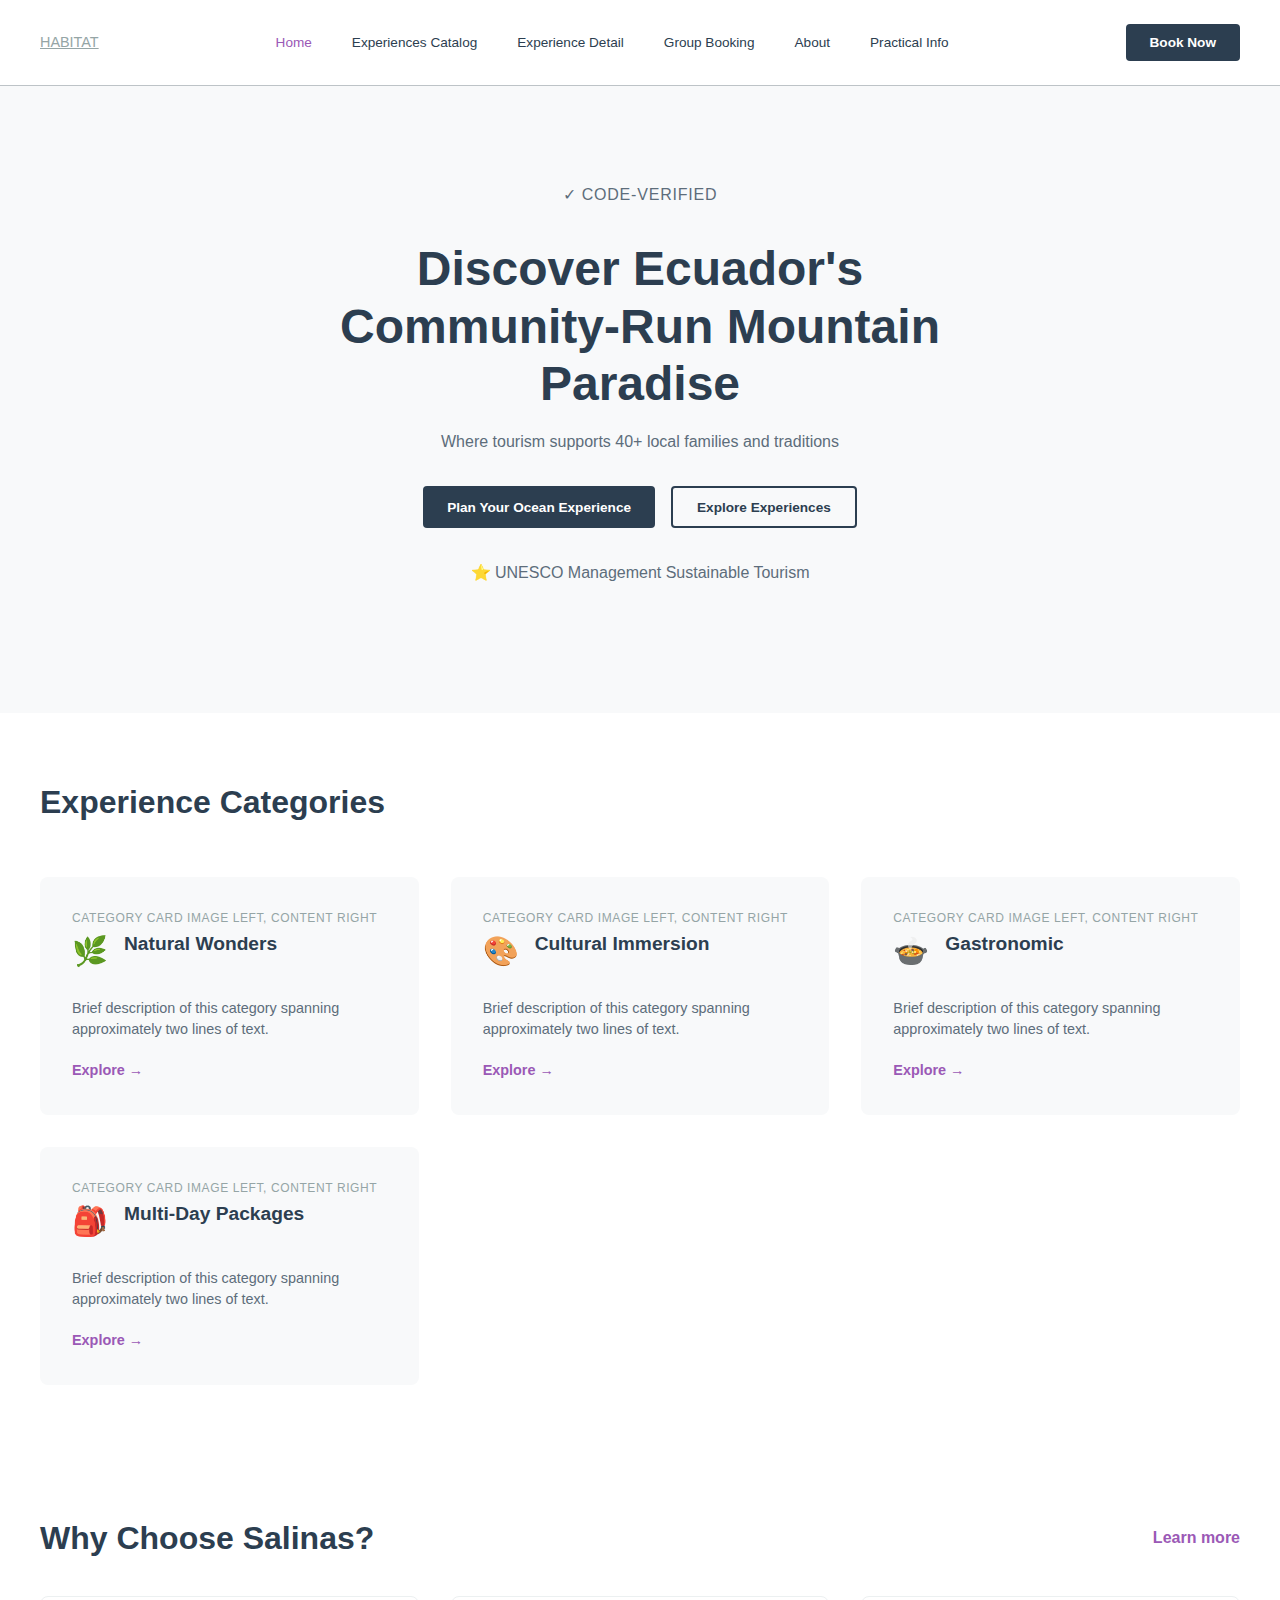
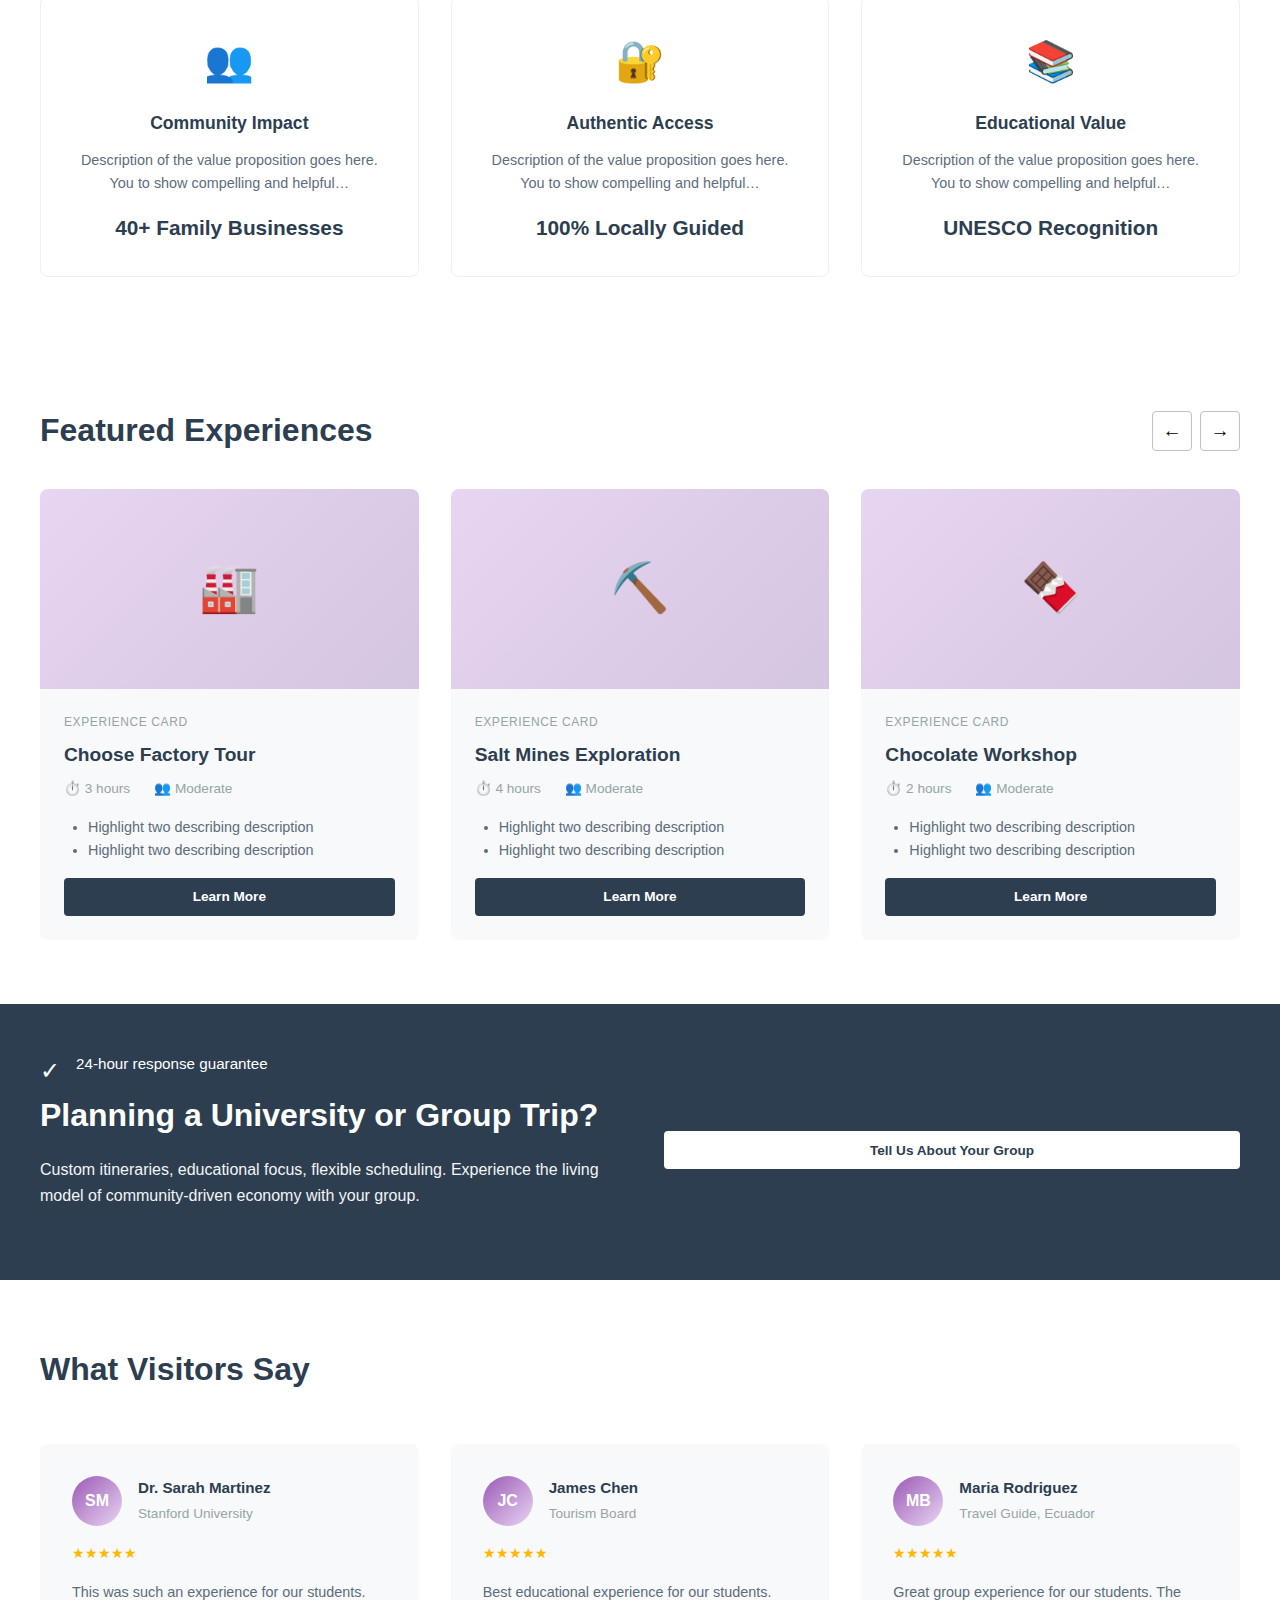
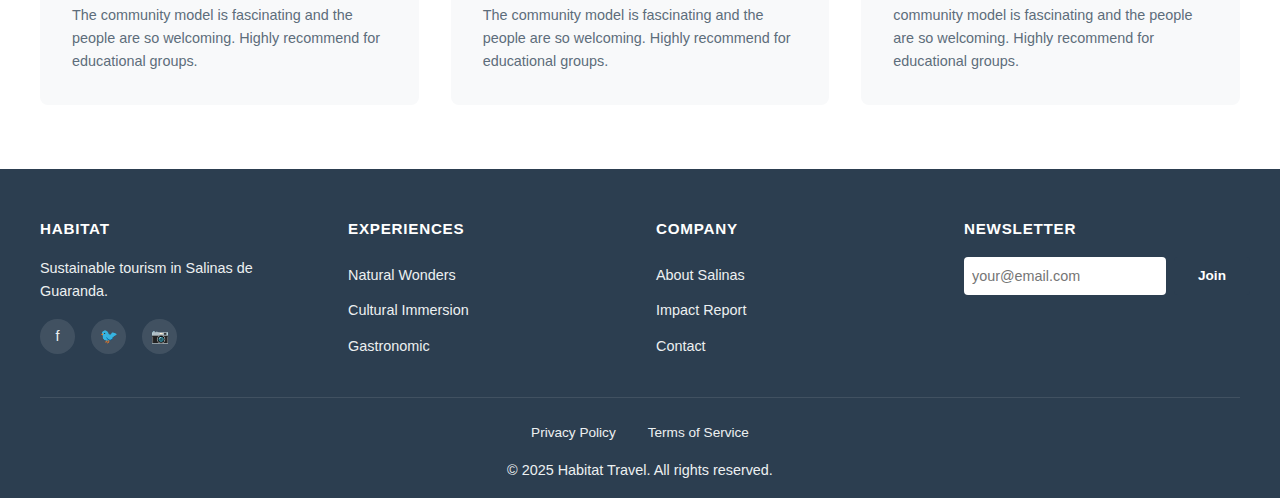
<file: index.html>
<!DOCTYPE html>
<html lang="en">
<head>
    <meta charset="UTF-8">
    <meta name="viewport" content="width=device-width, initial-scale=1.0">
    <title>Salinas - Community-Run Mountain Paradise</title>
    <style>
        * {
            margin: 0;
            padding: 0;
            box-sizing: border-box;
        }

        :root {
            --dark-navy: #2C3E50;
            --dark-gray: #34495E;
            --medium-gray: #7F8C8D;
            --light-gray: #ECF0F1;
            --very-light-gray: #F8F9FA;
            --white: #FFFFFF;
            --accent-purple: #9B59B6;
            --accent-light-purple: #E8D5F2;
            --text-dark: #2C3E50;
            --text-medium: #5D6D7B;
            --text-light: #95A5A6;
            --border-color: #BDC3C7;
        }

        body {
            font-family: -apple-system, BlinkMacSystemFont, 'Segoe UI', 'Roboto', 'Oxygen', 'Ubuntu', 'Cantarell', sans-serif;
            color: var(--text-dark);
            line-height: 1.6;
            background-color: var(--white);
        }

        /* Header & Navigation */
        header {
            background: var(--white);
            padding: 1.5rem 2rem;
            border-bottom: 1px solid var(--border-color);
            position: sticky;
            top: 0;
            z-index: 100;
        }

        .header-content {
            max-width: 1200px;
            margin: 0 auto;
            display: flex;
            justify-content: space-between;
            align-items: center;
        }

        .logo {
            font-size: 0.9rem;
            color: var(--text-light);
            font-weight: 500;
        }

        nav {
            display: flex;
            gap: 2.5rem;
            align-items: center;
        }

        nav a {
            font-size: 0.85rem;
            color: var(--text-dark);
            text-decoration: none;
            font-weight: 500;
            transition: color 0.3s;
        }

        nav a:hover,
        nav a.active {
            color: var(--accent-purple);
        }

        .btn {
            display: inline-block;
            padding: 0.7rem 1.5rem;
            background: var(--dark-navy);
            color: var(--white);
            text-decoration: none;
            border-radius: 4px;
            font-weight: 600;
            font-size: 0.85rem;
            border: none;
            cursor: pointer;
            transition: background 0.3s;
        }

        .btn:hover {
            background: var(--dark-gray);
        }

        .btn-outline {
            background: transparent;
            color: var(--text-dark);
            border: 2px solid var(--text-dark);
        }

        .btn-outline:hover {
            background: var(--text-dark);
            color: var(--white);
        }

        .btn-purple {
            background: var(--accent-purple);
        }

        .btn-purple:hover {
            background: #8B4789;
        }

        /* Hero Section */
        .hero {
            background: var(--very-light-gray);
            padding: 6rem 2rem;
            text-align: center;
        }

        .hero-content {
            max-width: 700px;
            margin: 0 auto;
        }

        .hero-tag {
            font-size: 0.8rem;
            color: var(--text-light);
            margin-bottom: 1.5rem;
            letter-spacing: 0.05em;
        }

        .hero h1 {
            font-size: 3rem;
            color: var(--text-dark);
            margin-bottom: 1rem;
            line-height: 1.2;
            font-weight: 700;
        }

        .hero p {
            font-size: 1rem;
            color: var(--text-medium);
            margin-bottom: 2rem;
        }

        .hero-buttons {
            display: flex;
            gap: 1rem;
            justify-content: center;
            flex-wrap: wrap;
            margin-bottom: 2rem;
        }

        .hero-info {
            font-size: 0.85rem;
            color: var(--text-light);
        }

        /* Experience Categories Section */
        .experience-categories {
            padding: 4rem 2rem;
            background: var(--white);
        }

        .section-title {
            font-size: 2rem;
            color: var(--text-dark);
            margin-bottom: 3rem;
            font-weight: 700;
        }

        .categories-grid {
            display: grid;
            grid-template-columns: repeat(auto-fit, minmax(280px, 1fr));
            gap: 2rem;
            max-width: 1200px;
            margin: 0 auto;
        }

        .category-card {
            background: var(--very-light-gray);
            border-radius: 8px;
            padding: 2rem;
            position: relative;
        }

        .category-header {
            display: flex;
            align-items: center;
            gap: 1rem;
            margin-bottom: 1.5rem;
        }

        .category-icon {
            font-size: 1.8rem;
        }

        .category-label {
            font-size: 0.75rem;
            color: var(--text-light);
            text-transform: uppercase;
            letter-spacing: 0.05em;
        }

        .category-card h3 {
            font-size: 1.2rem;
            color: var(--text-dark);
            margin-bottom: 0.75rem;
            font-weight: 600;
        }

        .category-card p {
            font-size: 0.9rem;
            color: var(--text-medium);
            margin-bottom: 1rem;
            line-height: 1.5;
        }

        .category-link {
            color: var(--accent-purple);
            text-decoration: none;
            font-weight: 600;
            font-size: 0.9rem;
            display: inline-flex;
            align-items: center;
            gap: 0.5rem;
        }

        .category-link:hover {
            text-decoration: underline;
        }

        /* Why Choose Section */
        .why-choose {
            padding: 4rem 2rem;
            background: var(--white);
        }

        .why-choose-grid {
            display: grid;
            grid-template-columns: repeat(auto-fit, minmax(250px, 1fr));
            gap: 2rem;
            max-width: 1200px;
            margin: 0 auto;
        }

        .feature-card {
            padding: 2rem;
            border: 1px solid var(--light-gray);
            border-radius: 8px;
            text-align: center;
        }

        .feature-icon {
            font-size: 2.5rem;
            margin-bottom: 1rem;
        }

        .feature-card h3 {
            font-size: 1.1rem;
            color: var(--text-dark);
            margin-bottom: 0.75rem;
            font-weight: 600;
        }

        .feature-card p {
            font-size: 0.9rem;
            color: var(--text-medium);
            margin-bottom: 1rem;
        }

        .feature-stat {
            font-size: 1.3rem;
            color: var(--text-dark);
            font-weight: 700;
            margin-top: 1rem;
        }

        /* Featured Experiences Section */
        .featured-experiences {
            padding: 4rem 2rem;
            background: var(--white);
        }

        .section-header {
            display: flex;
            justify-content: space-between;
            align-items: center;
            margin-bottom: 2rem;
            max-width: 1200px;
            margin-left: auto;
            margin-right: auto;
        }

        .slider-nav {
            display: flex;
            gap: 0.5rem;
        }

        .slider-btn {
            width: 40px;
            height: 40px;
            border: 1px solid var(--border-color);
            background: var(--white);
            border-radius: 4px;
            cursor: pointer;
            font-size: 1.2rem;
            display: flex;
            align-items: center;
            justify-content: center;
            transition: all 0.3s;
        }

        .slider-btn:hover {
            background: var(--text-dark);
            color: var(--white);
        }

        .experiences-grid {
            display: grid;
            grid-template-columns: repeat(auto-fit, minmax(300px, 1fr));
            gap: 2rem;
            max-width: 1200px;
            margin: 0 auto;
        }

        .experience-card {
            background: var(--very-light-gray);
            border-radius: 8px;
            overflow: hidden;
        }

        .experience-image {
            width: 100%;
            height: 200px;
            background: linear-gradient(135deg, #E8D5F2 0%, #D4C5E0 100%);
            display: flex;
            align-items: center;
            justify-content: center;
            color: var(--accent-purple);
            font-size: 3rem;
        }

        .experience-content {
            padding: 1.5rem;
        }

        .experience-tag {
            font-size: 0.75rem;
            color: var(--text-light);
            text-transform: uppercase;
            letter-spacing: 0.05em;
            margin-bottom: 0.5rem;
        }

        .experience-card h3 {
            font-size: 1.2rem;
            color: var(--text-dark);
            margin-bottom: 0.5rem;
            font-weight: 600;
        }

        .experience-details {
            font-size: 0.85rem;
            color: var(--text-light);
            margin-bottom: 1rem;
            display: flex;
            gap: 1.5rem;
        }

        .experience-detail-item {
            display: flex;
            align-items: center;
            gap: 0.3rem;
        }

        .experience-card .btn {
            width: 100%;
            text-align: center;
        }

        /* CTA Dark Section */
        .cta-dark {
            background: var(--dark-navy);
            padding: 3rem 2rem;
            color: var(--white);
        }

        .cta-dark-content {
            max-width: 1200px;
            margin: 0 auto;
            display: grid;
            grid-template-columns: 1fr 1fr;
            align-items: center;
            gap: 3rem;
        }

        .cta-dark h2 {
            font-size: 2rem;
            margin-bottom: 1rem;
            font-weight: 700;
        }

        .cta-dark p {
            font-size: 1rem;
            margin-bottom: 1.5rem;
            opacity: 0.95;
        }

        .cta-dark .btn {
            background: var(--white);
            color: var(--text-dark);
            margin-top: 1rem;
        }

        .cta-dark .btn:hover {
            background: var(--light-gray);
        }

        .cta-features {
            display: flex;
            gap: 1rem;
            flex-direction: column;
        }

        .cta-feature {
            display: flex;
            gap: 1rem;
            align-items: flex-start;
        }

        .cta-feature-icon {
            font-size: 1.5rem;
            flex-shrink: 0;
        }

        .cta-feature-text {
            font-size: 0.95rem;
        }

        /* Testimonials Section */
        .testimonials {
            padding: 4rem 2rem;
            background: var(--white);
        }

        .testimonials-grid {
            display: grid;
            grid-template-columns: repeat(auto-fit, minmax(300px, 1fr));
            gap: 2rem;
            max-width: 1200px;
            margin: 0 auto;
        }

        .testimonial-card {
            background: var(--very-light-gray);
            padding: 2rem;
            border-radius: 8px;
        }

        .testimonial-header {
            display: flex;
            gap: 1rem;
            align-items: center;
            margin-bottom: 1rem;
        }

        .testimonial-avatar {
            width: 50px;
            height: 50px;
            border-radius: 50%;
            background: linear-gradient(135deg, #9B59B6 0%, #E8D5F2 100%);
            display: flex;
            align-items: center;
            justify-content: center;
            color: var(--white);
            font-weight: 700;
        }

        .testimonial-info h4 {
            font-size: 0.95rem;
            color: var(--text-dark);
            font-weight: 600;
            margin-bottom: 0.2rem;
        }

        .testimonial-info p {
            font-size: 0.85rem;
            color: var(--text-light);
        }

        .testimonial-stars {
            color: #FFB800;
            margin-bottom: 1rem;
            font-size: 0.9rem;
        }

        .testimonial-text {
            font-size: 0.9rem;
            color: var(--text-medium);
            line-height: 1.6;
        }

        /* Footer */
        footer {
            background: var(--dark-navy);
            color: var(--white);
            padding: 3rem 2rem 1rem;
        }

        .footer-content {
            display: grid;
            grid-template-columns: repeat(auto-fit, minmax(200px, 1fr));
            gap: 2rem;
            max-width: 1200px;
            margin: 0 auto 2rem;
        }

        .footer-section h4 {
            font-size: 0.95rem;
            margin-bottom: 1rem;
            font-weight: 600;
            text-transform: uppercase;
            letter-spacing: 0.05em;
        }

        .footer-section ul {
            list-style: none;
        }

        .footer-section a {
            color: var(--light-gray);
            text-decoration: none;
            font-size: 0.9rem;
            display: block;
            padding: 0.4rem 0;
            transition: color 0.3s;
        }

        .footer-section a:hover {
            color: var(--accent-purple);
        }

        .footer-social {
            display: flex;
            gap: 1rem;
            margin-top: 1rem;
        }

        .footer-social a {
            width: 35px;
            height: 35px;
            border-radius: 50%;
            background: rgba(255, 255, 255, 0.1);
            display: flex;
            align-items: center;
            justify-content: center;
            padding: 0;
            transition: background 0.3s;
        }

        .footer-social a:hover {
            background: var(--accent-purple);
        }

        .footer-bottom {
            border-top: 1px solid rgba(255, 255, 255, 0.1);
            padding-top: 1.5rem;
            text-align: center;
            font-size: 0.9rem;
            color: var(--light-gray);
            max-width: 1200px;
            margin: 0 auto;
        }

        .footer-bottom-links {
            display: flex;
            justify-content: center;
            gap: 2rem;
            margin-bottom: 1rem;
            flex-wrap: wrap;
        }

        .footer-bottom-links a {
            color: var(--light-gray);
            text-decoration: none;
            font-size: 0.85rem;
        }

        .footer-bottom-links a:hover {
            color: var(--accent-purple);
        }

        /* Responsive */
        @media (max-width: 768px) {
            nav {
                gap: 1rem;
                font-size: 0.8rem;
            }

            .hero h1 {
                font-size: 1.8rem;
            }

            .hero-buttons {
                flex-direction: column;
            }

            .hero .btn {
                width: 100%;
            }

            .cta-dark-content {
                grid-template-columns: 1fr;
            }

            .section-title {
                font-size: 1.5rem;
            }

            .categories-grid,
            .why-choose-grid,
            .experiences-grid,
            .testimonials-grid {
                grid-template-columns: 1fr;
            }

            .footer-content {
                grid-template-columns: 1fr;
            }
        }

        @media (max-width: 480px) {
            .header-content {
                flex-direction: column;
                gap: 1rem;
            }

            nav {
                flex-wrap: wrap;
                justify-content: center;
            }

            .hero {
                padding: 3rem 1rem;
            }

            .hero h1 {
                font-size: 1.5rem;
            }
        }
    </style>
</head>
<body data-page="home">
    <div id="header"></div>

    <!-- Hero Section -->
    <section class="hero" id="home">
        <div class="hero-content">
            <p class="hero-tag">✓ CODE-VERIFIED</p>
            <h1>Discover Ecuador's Community-Run Mountain Paradise</h1>
            <p>Where tourism supports 40+ local families and traditions</p>
            <div class="hero-buttons">
                <button class="btn">Plan Your Ocean Experience</button>
                <button class="btn btn-outline">Explore Experiences</button>
            </div>
            <p class="hero-info">⭐ UNESCO Management Sustainable Tourism</p>
        </div>
    </section>

    <!-- Experience Categories -->
    <section class="experience-categories" id="catalog">
        <div style="max-width: 1200px; margin: 0 auto;">
            <h2 class="section-title">Experience Categories</h2>
            <div class="categories-grid">
                <div class="category-card">
                    <div class="category-label">Category Card Image Left, Content Right</div>
                    <div class="category-header">
                        <span class="category-icon">🌿</span>
                        <h3>Natural Wonders</h3>
                    </div>
                    <p>Brief description of this category spanning approximately two lines of text.</p>
                    <a href="#" class="category-link">Explore →</a>
                </div>

                <div class="category-card">
                    <div class="category-label">Category Card Image Left, Content Right</div>
                    <div class="category-header">
                        <span class="category-icon">🎨</span>
                        <h3>Cultural Immersion</h3>
                    </div>
                    <p>Brief description of this category spanning approximately two lines of text.</p>
                    <a href="#" class="category-link">Explore →</a>
                </div>

                <div class="category-card">
                    <div class="category-label">Category Card Image Left, Content Right</div>
                    <div class="category-header">
                        <span class="category-icon">🍲</span>
                        <h3>Gastronomic</h3>
                    </div>
                    <p>Brief description of this category spanning approximately two lines of text.</p>
                    <a href="#" class="category-link">Explore →</a>
                </div>

                <div class="category-card">
                    <div class="category-label">Category Card Image Left, Content Right</div>
                    <div class="category-header">
                        <span class="category-icon">🎒</span>
                        <h3>Multi-Day Packages</h3>
                    </div>
                    <p>Brief description of this category spanning approximately two lines of text.</p>
                    <a href="#" class="category-link">Explore →</a>
                </div>
            </div>
        </div>
    </section>

    <!-- Why Choose Section -->
    <section class="why-choose">
        <div style="max-width: 1200px; margin: 0 auto;">
            <div class="section-header">
                <h2 class="section-title" style="margin-bottom: 0;">Why Choose Salinas?</h2>
                <a href="#" style="color: var(--accent-purple); text-decoration: none; font-weight: 600;">Learn more</a>
            </div>
            <div class="why-choose-grid">
                <div class="feature-card">
                    <div class="feature-icon">👥</div>
                    <h3>Community Impact</h3>
                    <p>Description of the value proposition goes here. You to show compelling and helpful…</p>
                    <div class="feature-stat">40+ Family Businesses</div>
                </div>

                <div class="feature-card">
                    <div class="feature-icon">🔐</div>
                    <h3>Authentic Access</h3>
                    <p>Description of the value proposition goes here. You to show compelling and helpful…</p>
                    <div class="feature-stat">100% Locally Guided</div>
                </div>

                <div class="feature-card">
                    <div class="feature-icon">📚</div>
                    <h3>Educational Value</h3>
                    <p>Description of the value proposition goes here. You to show compelling and helpful…</p>
                    <div class="feature-stat">UNESCO Recognition</div>
                </div>
            </div>
        </div>
    </section>

    <!-- Featured Experiences -->
    <section class="featured-experiences" id="detail">
        <div style="max-width: 1200px; margin: 0 auto;">
            <div class="section-header">
                <h2 class="section-title" style="margin-bottom: 0;">Featured Experiences</h2>
                <div class="slider-nav">
                    <button class="slider-btn">←</button>
                    <button class="slider-btn">→</button>
                </div>
            </div>
            <div class="experiences-grid">
                <div class="experience-card">
                    <div class="experience-image">🏭</div>
                    <div class="experience-content">
                        <p class="experience-tag">Experience Card</p>
                        <h3>Choose Factory Tour</h3>
                        <div class="experience-details">
                            <span class="experience-detail-item">⏱️ 3 hours</span>
                            <span class="experience-detail-item">👥 Moderate</span>
                        </div>
                        <ul style="font-size: 0.9rem; color: var(--text-medium); margin-bottom: 1rem; padding-left: 1.5rem;">
                            <li>Highlight two describing description</li>
                            <li>Highlight two describing description</li>
                        </ul>
                        <button class="btn">Learn More</button>
                    </div>
                </div>

                <div class="experience-card">
                    <div class="experience-image">⛏️</div>
                    <div class="experience-content">
                        <p class="experience-tag">Experience Card</p>
                        <h3>Salt Mines Exploration</h3>
                        <div class="experience-details">
                            <span class="experience-detail-item">⏱️ 4 hours</span>
                            <span class="experience-detail-item">👥 Moderate</span>
                        </div>
                        <ul style="font-size: 0.9rem; color: var(--text-medium); margin-bottom: 1rem; padding-left: 1.5rem;">
                            <li>Highlight two describing description</li>
                            <li>Highlight two describing description</li>
                        </ul>
                        <button class="btn">Learn More</button>
                    </div>
                </div>

                <div class="experience-card">
                    <div class="experience-image">🍫</div>
                    <div class="experience-content">
                        <p class="experience-tag">Experience Card</p>
                        <h3>Chocolate Workshop</h3>
                        <div class="experience-details">
                            <span class="experience-detail-item">⏱️ 2 hours</span>
                            <span class="experience-detail-item">👥 Moderate</span>
                        </div>
                        <ul style="font-size: 0.9rem; color: var(--text-medium); margin-bottom: 1rem; padding-left: 1.5rem;">
                            <li>Highlight two describing description</li>
                            <li>Highlight two describing description</li>
                        </ul>
                        <button class="btn">Learn More</button>
                    </div>
                </div>
            </div>
        </div>
    </section>

    <!-- CTA Dark Section -->
    <section class="cta-dark" id="booking">
        <div class="cta-dark-content">
            <div>
                <div class="cta-feature">
                    <span class="cta-feature-icon">✓</span>
                    <div class="cta-feature-text">24-hour response guarantee</div>
                </div>
                <h2>Planning a University or Group Trip?</h2>
                <p>Custom itineraries, educational focus, flexible scheduling. Experience the living model of community-driven economy with your group.</p>
            </div>
            <div>
                <button class="btn btn-outline" style="background: var(--white); color: var(--text-dark); border: none; width: 100%; text-align: center;">Tell Us About Your Group</button>
            </div>
        </div>
    </section>

    <!-- Testimonials Section -->
    <section class="testimonials">
        <div style="max-width: 1200px; margin: 0 auto;">
            <h2 class="section-title">What Visitors Say</h2>
            <div class="testimonials-grid">
                <div class="testimonial-card">
                    <div class="testimonial-header">
                        <div class="testimonial-avatar">SM</div>
                        <div class="testimonial-info">
                            <h4>Dr. Sarah Martinez</h4>
                            <p>Stanford University</p>
                        </div>
                    </div>
                    <div class="testimonial-stars">★★★★★</div>
                    <p class="testimonial-text">This was such an experience for our students. The community model is fascinating and the people are so welcoming. Highly recommend for educational groups.</p>
                </div>

                <div class="testimonial-card">
                    <div class="testimonial-header">
                        <div class="testimonial-avatar">JC</div>
                        <div class="testimonial-info">
                            <h4>James Chen</h4>
                            <p>Tourism Board</p>
                        </div>
                    </div>
                    <div class="testimonial-stars">★★★★★</div>
                    <p class="testimonial-text">Best educational experience for our students. The community model is fascinating and the people are so welcoming. Highly recommend for educational groups.</p>
                </div>

                <div class="testimonial-card">
                    <div class="testimonial-header">
                        <div class="testimonial-avatar">MB</div>
                        <div class="testimonial-info">
                            <h4>Maria Rodriguez</h4>
                            <p>Travel Guide, Ecuador</p>
                        </div>
                    </div>
                    <div class="testimonial-stars">★★★★★</div>
                    <p class="testimonial-text">Great group experience for our students. The community model is fascinating and the people are so welcoming. Highly recommend for educational groups.</p>
                </div>
            </div>
        </div>
    </section>

    <div id="footer"></div>

    <script>
        // Load header and footer
        fetch('./header.html').then(r => r.text()).then(html => {
            document.getElementById('header').innerHTML = html;
            setActiveNav();
        });
        fetch('./footer.html').then(r => r.text()).then(html => {
            document.getElementById('footer').innerHTML = html;
        });

        // Set active nav link based on data-page attribute
        function setActiveNav() {
            const currentPage = document.body.dataset.page;
            document.querySelectorAll('nav a[data-page]').forEach(link => {
                if (link.dataset.page === currentPage) {
                    link.classList.add('active');
                } else {
                    link.classList.remove('active');
                }
            });
        }
    </script>
</body>
</html>
</file>
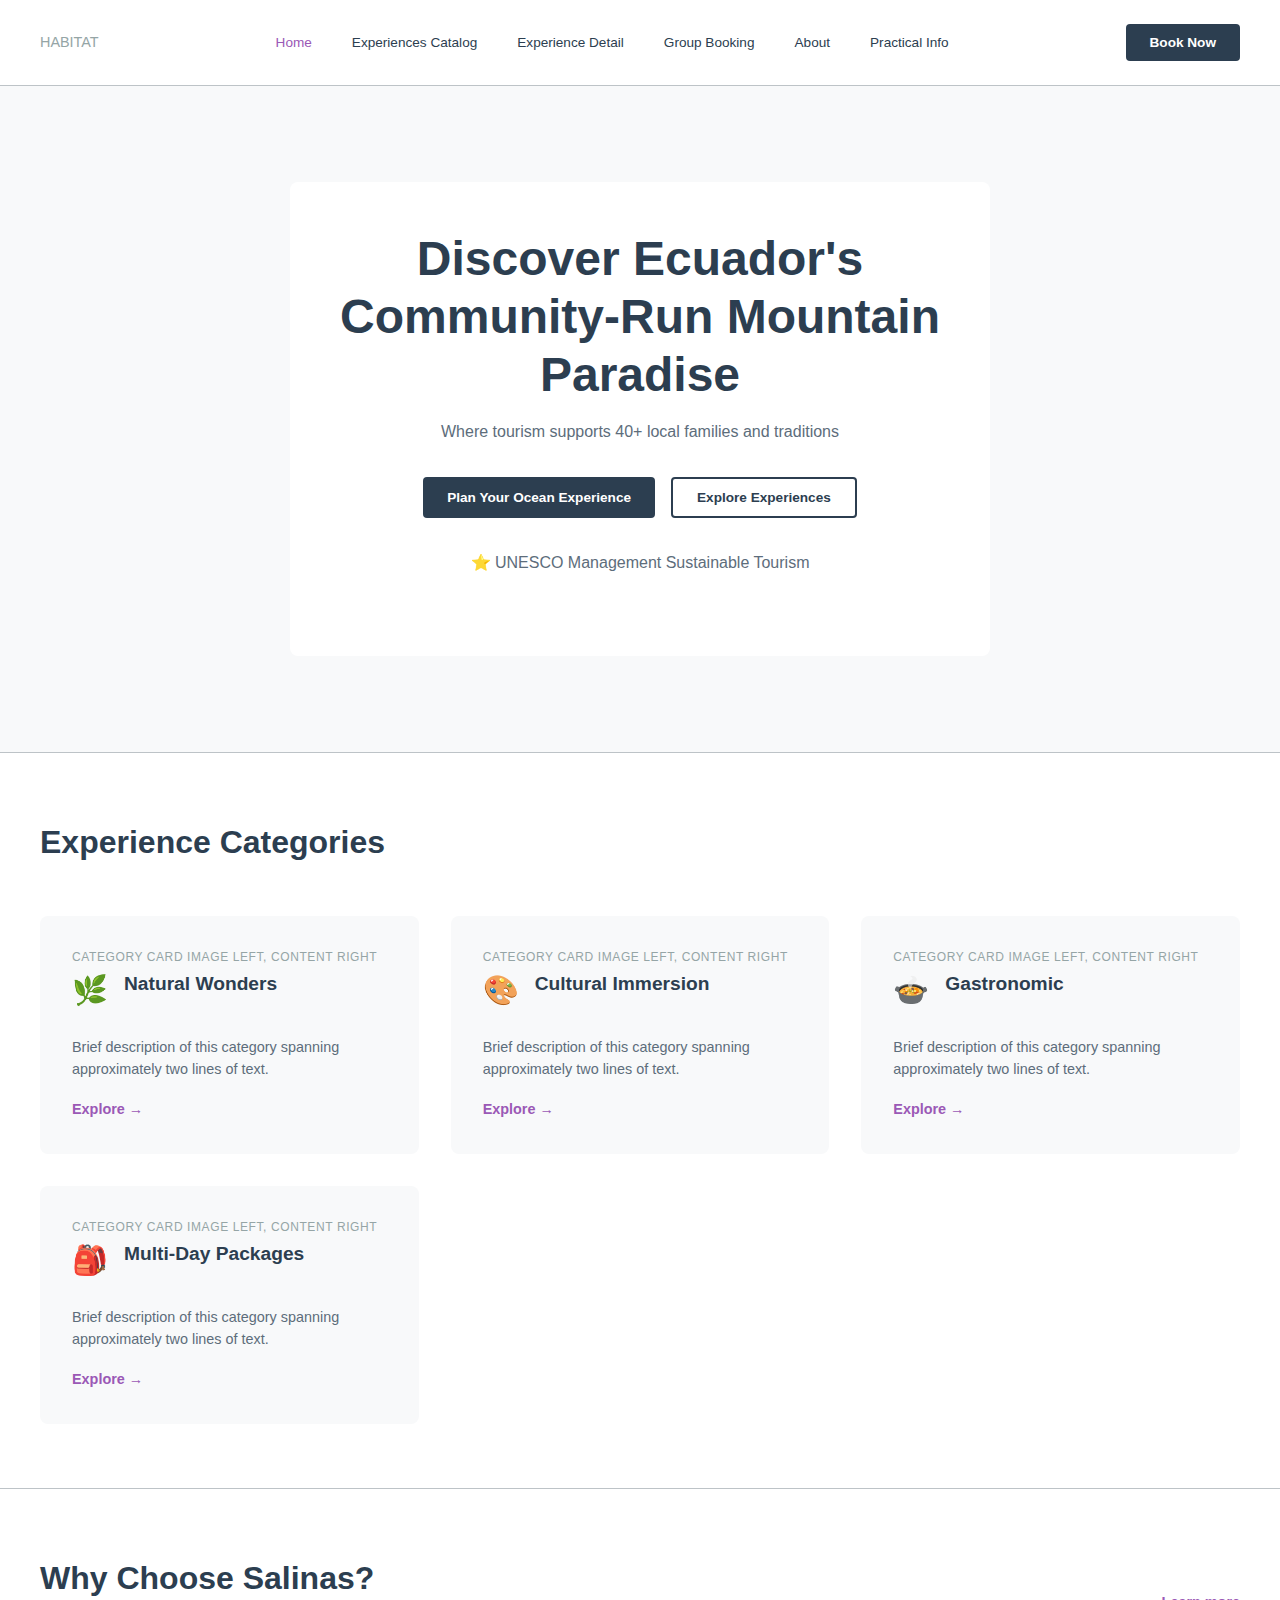
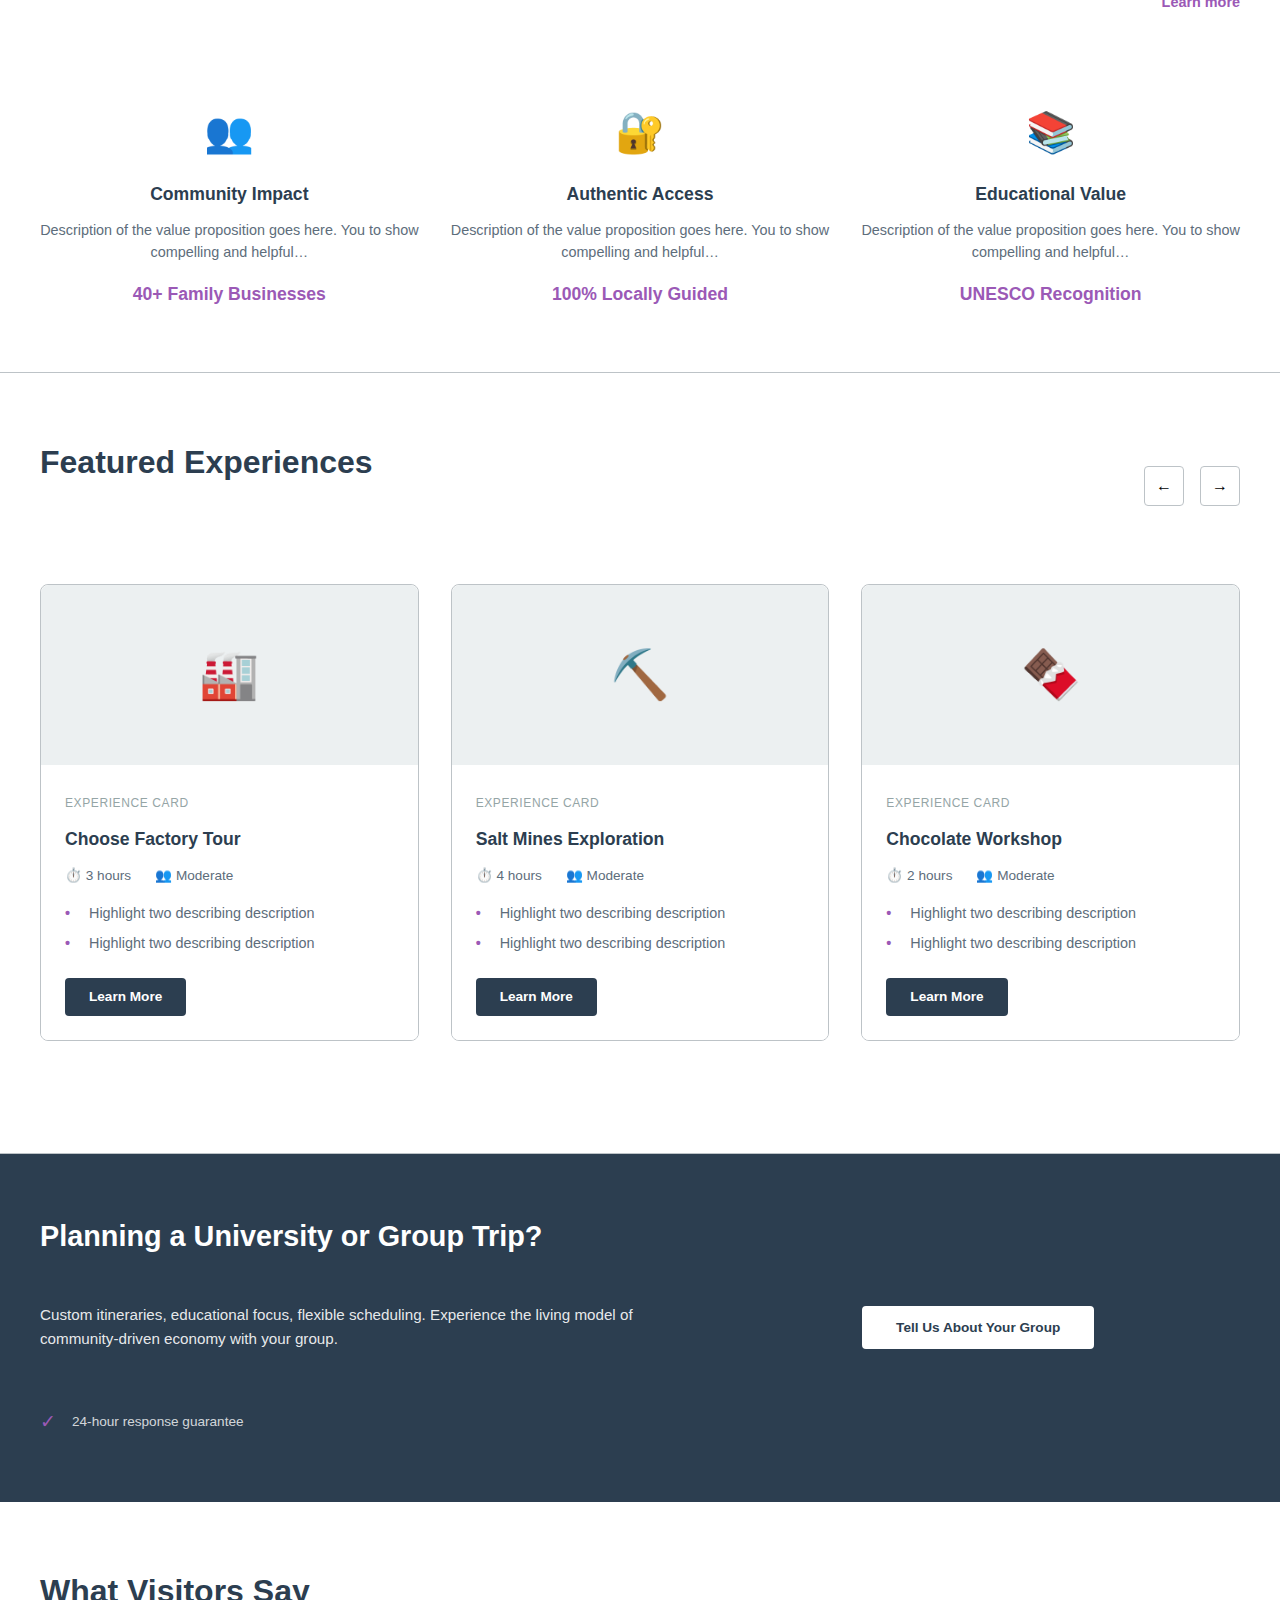
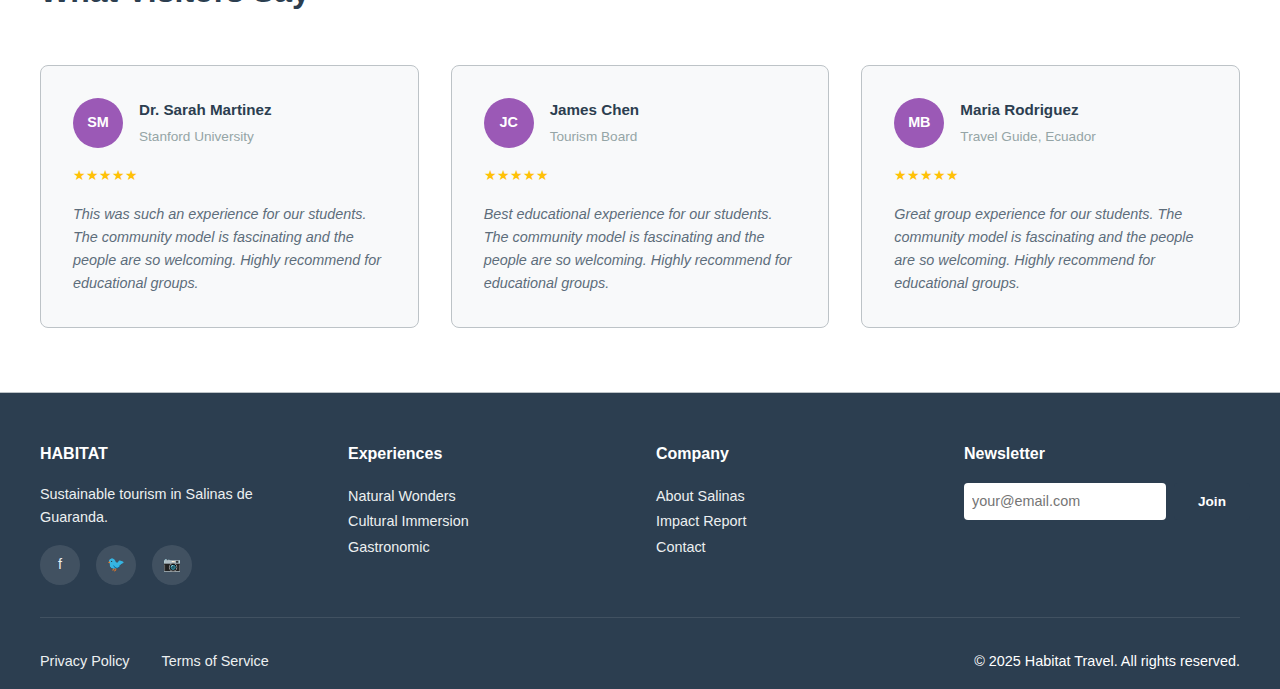
<file: public/index.html>
<!doctype html>
<html lang="en">
  <head>
    <meta charset="UTF-8" />
    <meta name="viewport" content="width=device-width, initial-scale=1.0" />
    <title>Salinas - Community-Run Mountain Paradise</title>
    <link rel="stylesheet" href="css/common.css" />
    <link rel="stylesheet" href="css/index.css" />
    
  </head>
  
  <body data-page="home">
    <div id="header"></div>

    <!-- Hero Section -->
    <section class="hero" id="home">
      <div class="hero-content">
        <h1>Discover Ecuador's Community-Run Mountain Paradise</h1>
        <p>Where tourism supports 40+ local families and traditions</p>
        <div class="hero-buttons">
          <button class="btn">Plan Your Ocean Experience</button>
          <button class="btn btn-outline">Explore Experiences</button>
        </div>
        <p class="hero-info">⭐ UNESCO Management Sustainable Tourism</p>
        </div>
    </section>

    <!-- Experience Categories -->
    <section class="experience-categories" id="catalog">
      <div>
        <h2 class="section-title">Experience Categories</h2>
        <div class="categories-grid">
          <div class="category-card">
            <div class="category-label">
              Category Card Image Left, Content Right
            </div>
            <div class="category-header">
              <span class="category-icon">🌿</span>
              <h3>Natural Wonders</h3>
            </div>
            <p>
              Brief description of this category spanning approximately two
              lines of text.
            </p>
            <a href="#" class="category-link">Explore →</a>
            </div>

          <div class="category-card">
            <div class="category-label">
              Category Card Image Left, Content Right
            </div>
            <div class="category-header">
              <span class="category-icon">🎨</span>
              <h3>Cultural Immersion</h3>
            </div>
            <p>
              Brief description of this category spanning approximately two
              lines of text.
            </p>
            <a href="#" class="category-link">Explore →</a>
            </div>

          <div class="category-card">
            <div class="category-label">
              Category Card Image Left, Content Right
            </div>
            <div class="category-header">
              <span class="category-icon">🍲</span>
              <h3>Gastronomic</h3>
            </div>
            <p>
              Brief description of this category spanning approximately two
              lines of text.
            </p>
            <a href="#" class="category-link">Explore →</a>
            </div>

          <div class="category-card">
            <div class="category-label">
              Category Card Image Left, Content Right
            </div>
            <div class="category-header">
              <span class="category-icon">🎒</span>
              <h3>Multi-Day Packages</h3>
            </div>
            <p>
              Brief description of this category spanning approximately two
              lines of text.
            </p>
            <a href="#" class="category-link">Explore →</a>
            </div>
            </div>
            </div>
    </section>

    <!-- Why Choose Section -->
    <section class="why-choose">
      <div>
        <div class="section-header">
          <h2 class="section-title">
            Why Choose Salinas?
          </h2>
          <a href="#">Learn more</a>
          </div>
          <div class="why-choose-grid">
            <div class="feature-card">
              <div class="feature-icon">👥</div>
              <h3>Community Impact</h3>
            <p>
              Description of the value proposition goes here. You to show
              compelling and helpful…
            </p>
            <div class="feature-stat">40+ Family Businesses</div>
            </div>

          <div class="feature-card">
            <div class="feature-icon">🔐</div>
            <h3>Authentic Access</h3>
            <p>
              Description of the value proposition goes here. You to show
              compelling and helpful…
            </p>
            <div class="feature-stat">100% Locally Guided</div>
            </div>

          <div class="feature-card">
            <div class="feature-icon">📚</div>
            <h3>Educational Value</h3>
            <p>
              Description of the value proposition goes here. You to show
              compelling and helpful…
            </p>
            <div class="feature-stat">UNESCO Recognition</div>
            </div>
            </div>
            </div>
    </section>

    <!-- Featured Experiences -->
    <section class="featured-experiences" id="detail">
      <div>
        <div class="section-header">
          <h2 class="section-title">
            Featured Experiences
          </h2>
          <div class="slider-nav">
            <button class="slider-btn">←</button>
            <button class="slider-btn">→</button>
          </div>
          </div>
          <div class="experiences-grid">
            <div class="experience-card">
              <div class="experience-image">🏭</div>
              <div class="experience-content">
                <p class="experience-tag">Experience Card</p>
                <h3>Choose Factory Tour</h3>
                <div class="experience-details">
                  <span class="experience-detail-item">⏱️ 3 hours</span>
                  <span class="experience-detail-item">👥 Moderate</span>
                </div>
              <ul>
                <li>Highlight two describing description</li>
                <li>Highlight two describing description</li>
              </ul>
              <button class="btn">Learn More</button>
              </div>
              </div>

          <div class="experience-card">
            <div class="experience-image">⛏️</div>
            <div class="experience-content">
              <p class="experience-tag">Experience Card</p>
              <h3>Salt Mines Exploration</h3>
              <div class="experience-details">
                <span class="experience-detail-item">⏱️ 4 hours</span>
                <span class="experience-detail-item">👥 Moderate</span>
              </div>
              <ul>
                <li>Highlight two describing description</li>
                <li>Highlight two describing description</li>
              </ul>
              <button class="btn">Learn More</button>
              </div>
              </div>

          <div class="experience-card">
            <div class="experience-image">🍫</div>
            <div class="experience-content">
              <p class="experience-tag">Experience Card</p>
              <h3>Chocolate Workshop</h3>
              <div class="experience-details">
                <span class="experience-detail-item">⏱️ 2 hours</span>
                <span class="experience-detail-item">👥 Moderate</span>
              </div>
              <ul>
                <li>Highlight two describing description</li>
                <li>Highlight two describing description</li>
              </ul>
              <button class="btn">Learn More</button>
              </div>
              </div>
              </div>
              </div>
    </section>

    <!-- CTA Dark Section -->
    <section class="cta-dark" id="booking">
      <div class="cta-dark-content">
        <div class="cta-text">
          <h2>Planning a University or Group Trip?</h2>
          <p>
            Custom itineraries, educational focus, flexible scheduling.
            Experience the living model of community-driven economy with your
            group.
          </p>
          <div class="cta-feature">
            <span class="cta-feature-icon">✓</span>
            <div class="cta-feature-text">24-hour response guarantee</div>
          </div>
        </div>
        <div class="cta-button">
          <button class="btn btn-outline">
            Tell Us About Your Group
          </button>
        </div>
      </div>
    </section>

    <!-- Testimonials Section -->
    <section class="testimonials">
      <div>
        <h2 class="section-title">What Visitors Say</h2>
        <div class="testimonials-grid">
          <div class="testimonial-card">
            <div class="testimonial-header">
              <div class="testimonial-avatar">SM</div>
              <div class="testimonial-info">
                <h4>Dr. Sarah Martinez</h4>
                <p>Stanford University</p>
              </div>
            </div>
            <div class="testimonial-stars">★★★★★</div>
            <p class="testimonial-text">
              This was such an experience for our students. The community model
              is fascinating and the people are so welcoming. Highly recommend
              for educational groups.
            </p>
            </div>

          <div class="testimonial-card">
            <div class="testimonial-header">
              <div class="testimonial-avatar">JC</div>
              <div class="testimonial-info">
                <h4>James Chen</h4>
                <p>Tourism Board</p>
              </div>
            </div>
            <div class="testimonial-stars">★★★★★</div>
            <p class="testimonial-text">
              Best educational experience for our students. The community model
              is fascinating and the people are so welcoming. Highly recommend
              for educational groups.
            </p>
            </div>

          <div class="testimonial-card">
            <div class="testimonial-header">
              <div class="testimonial-avatar">MB</div>
              <div class="testimonial-info">
                <h4>Maria Rodriguez</h4>
                <p>Travel Guide, Ecuador</p>
              </div>
            </div>
            <div class="testimonial-stars">★★★★★</div>
            <p class="testimonial-text">
              Great group experience for our students. The community model is
              fascinating and the people are so welcoming. Highly recommend for
              educational groups.
            </p>
            </div>
            </div>
            </div>
    </section>

    <div id="footer"></div>

    
  <script src="js/index.js"></script>
  </body>
</html>
</file>
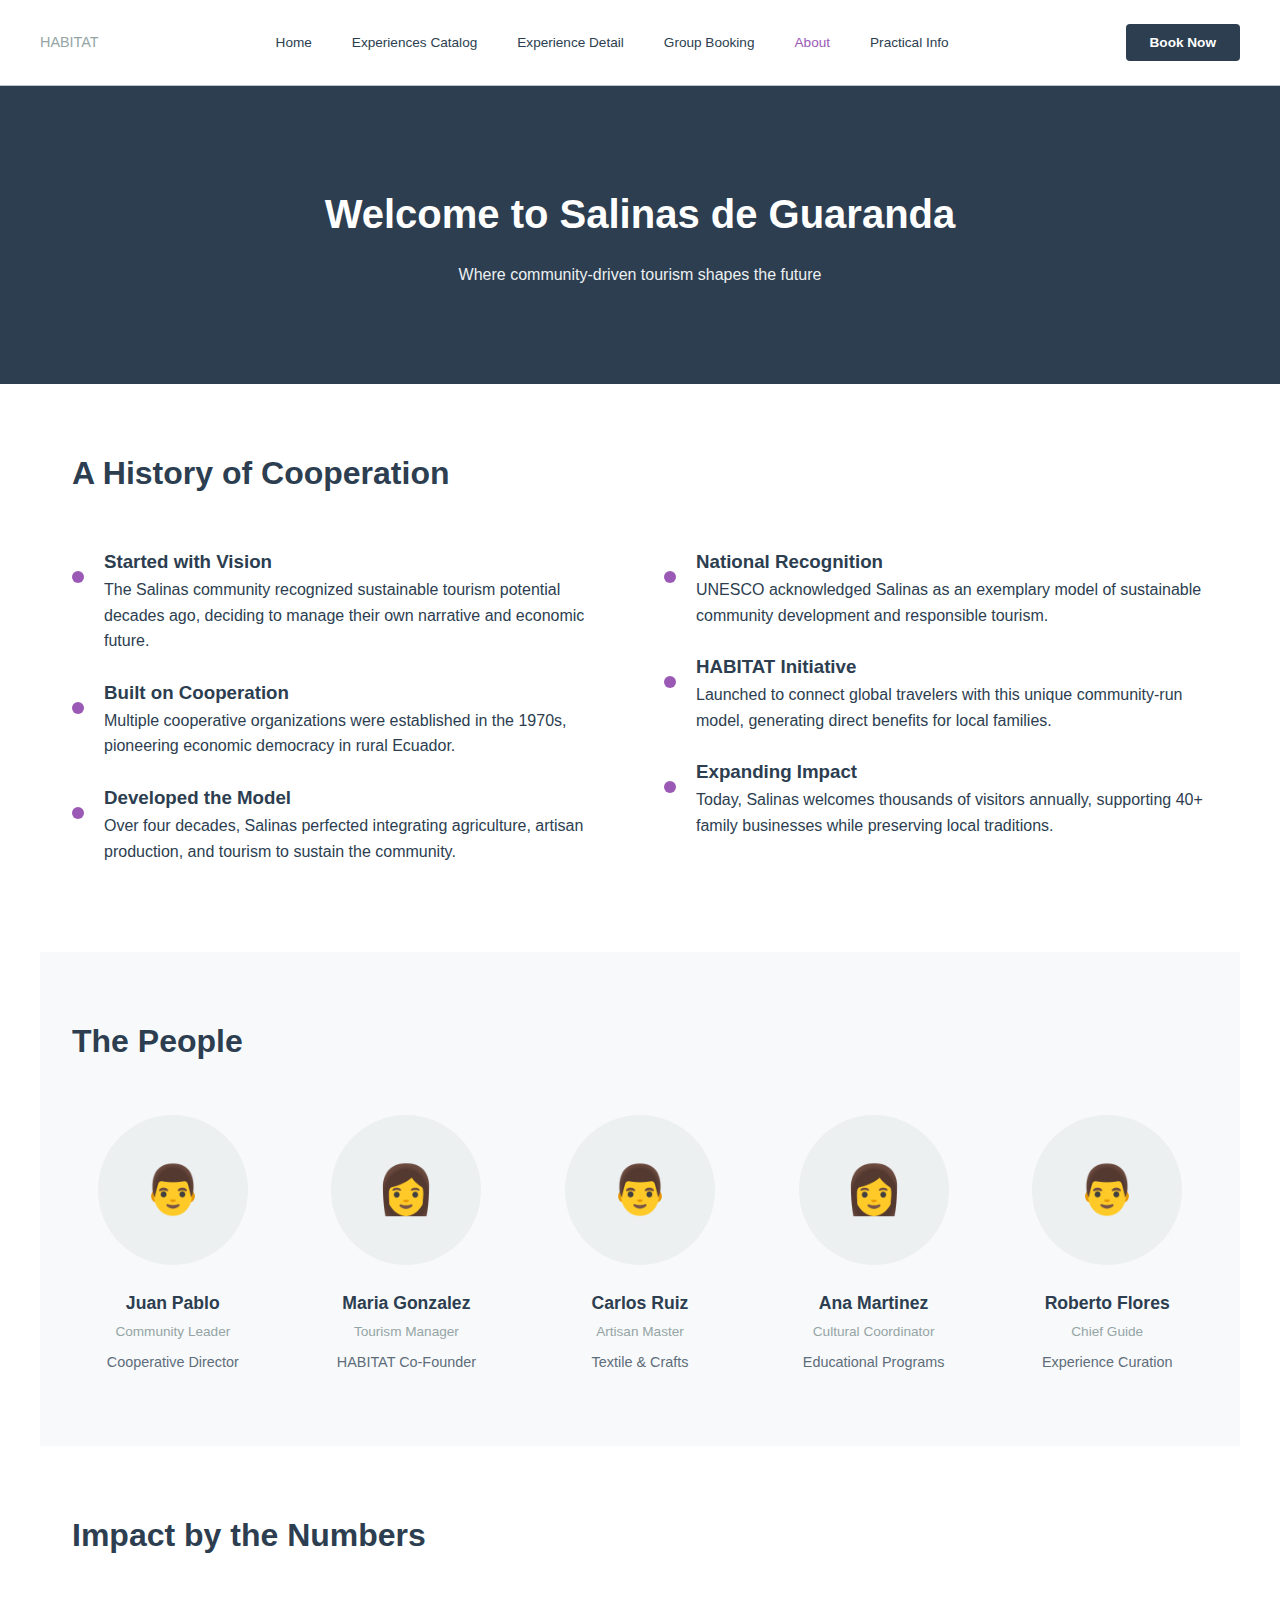
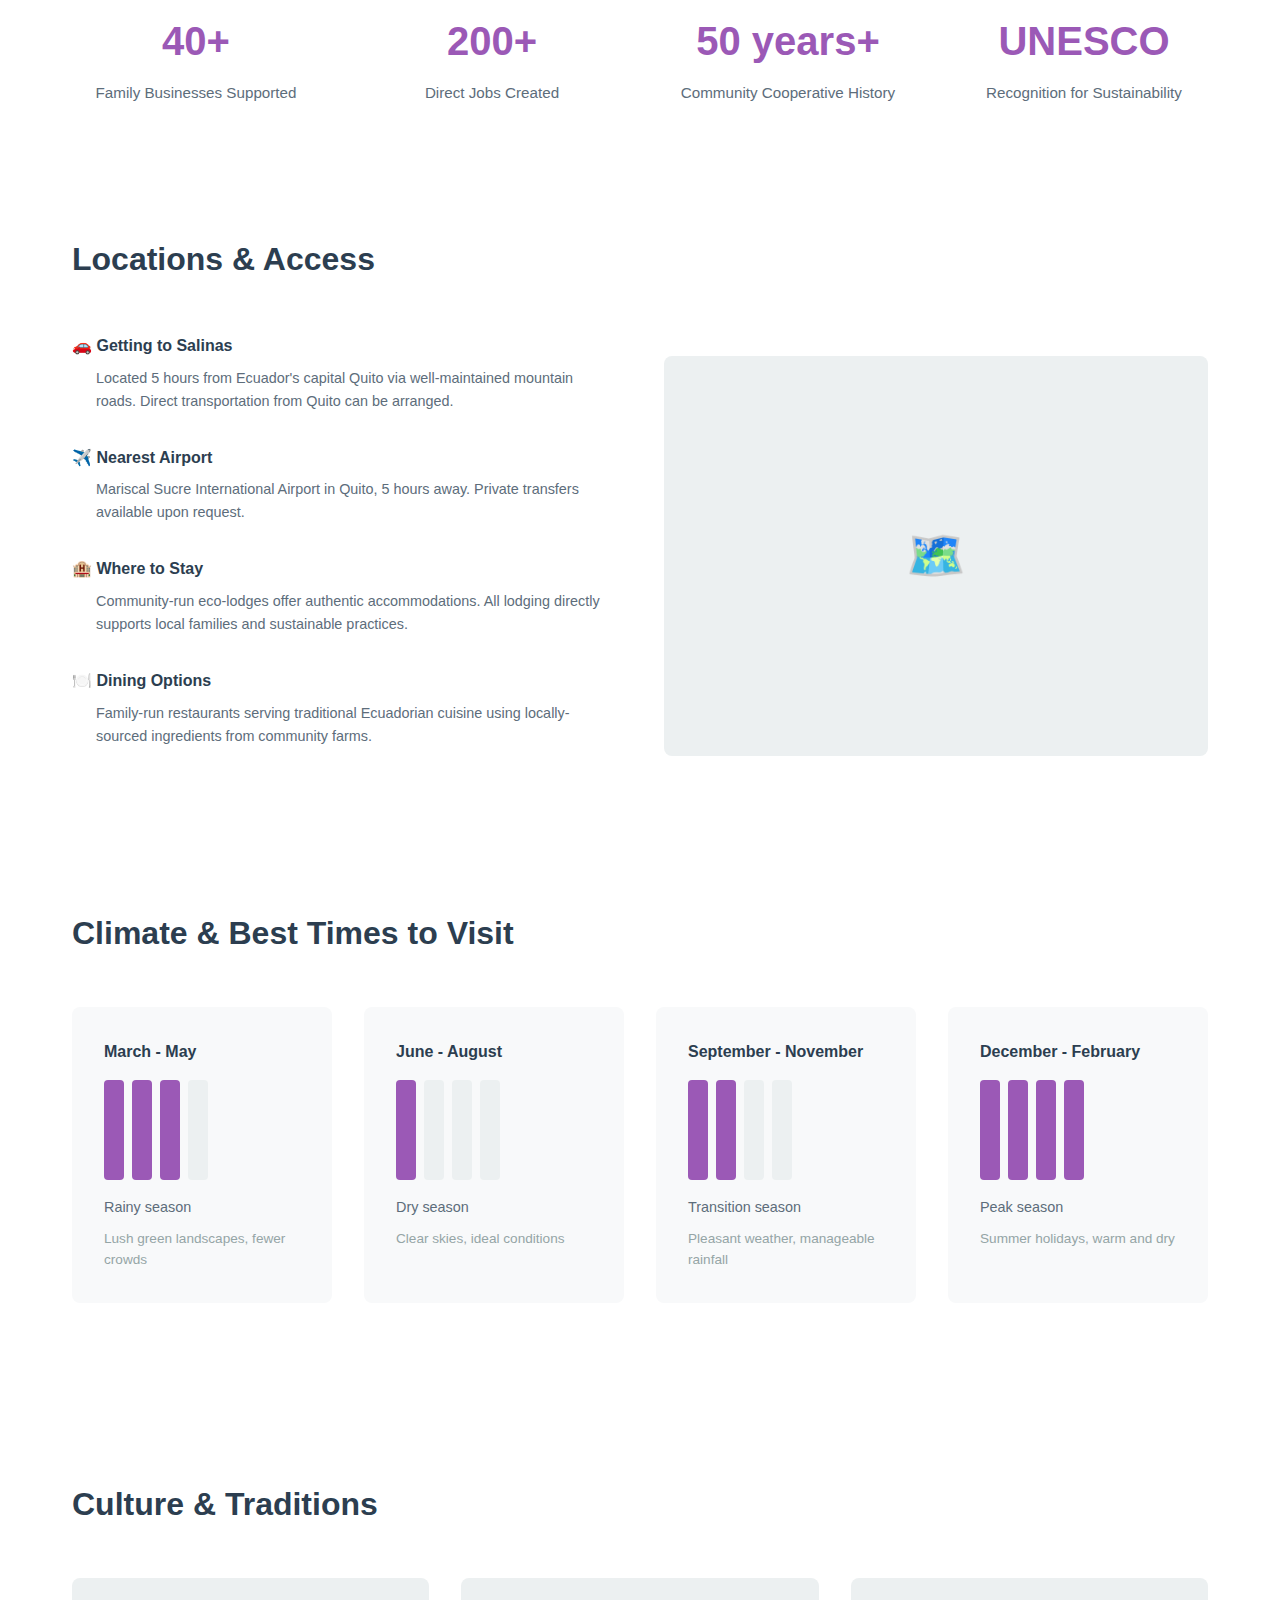
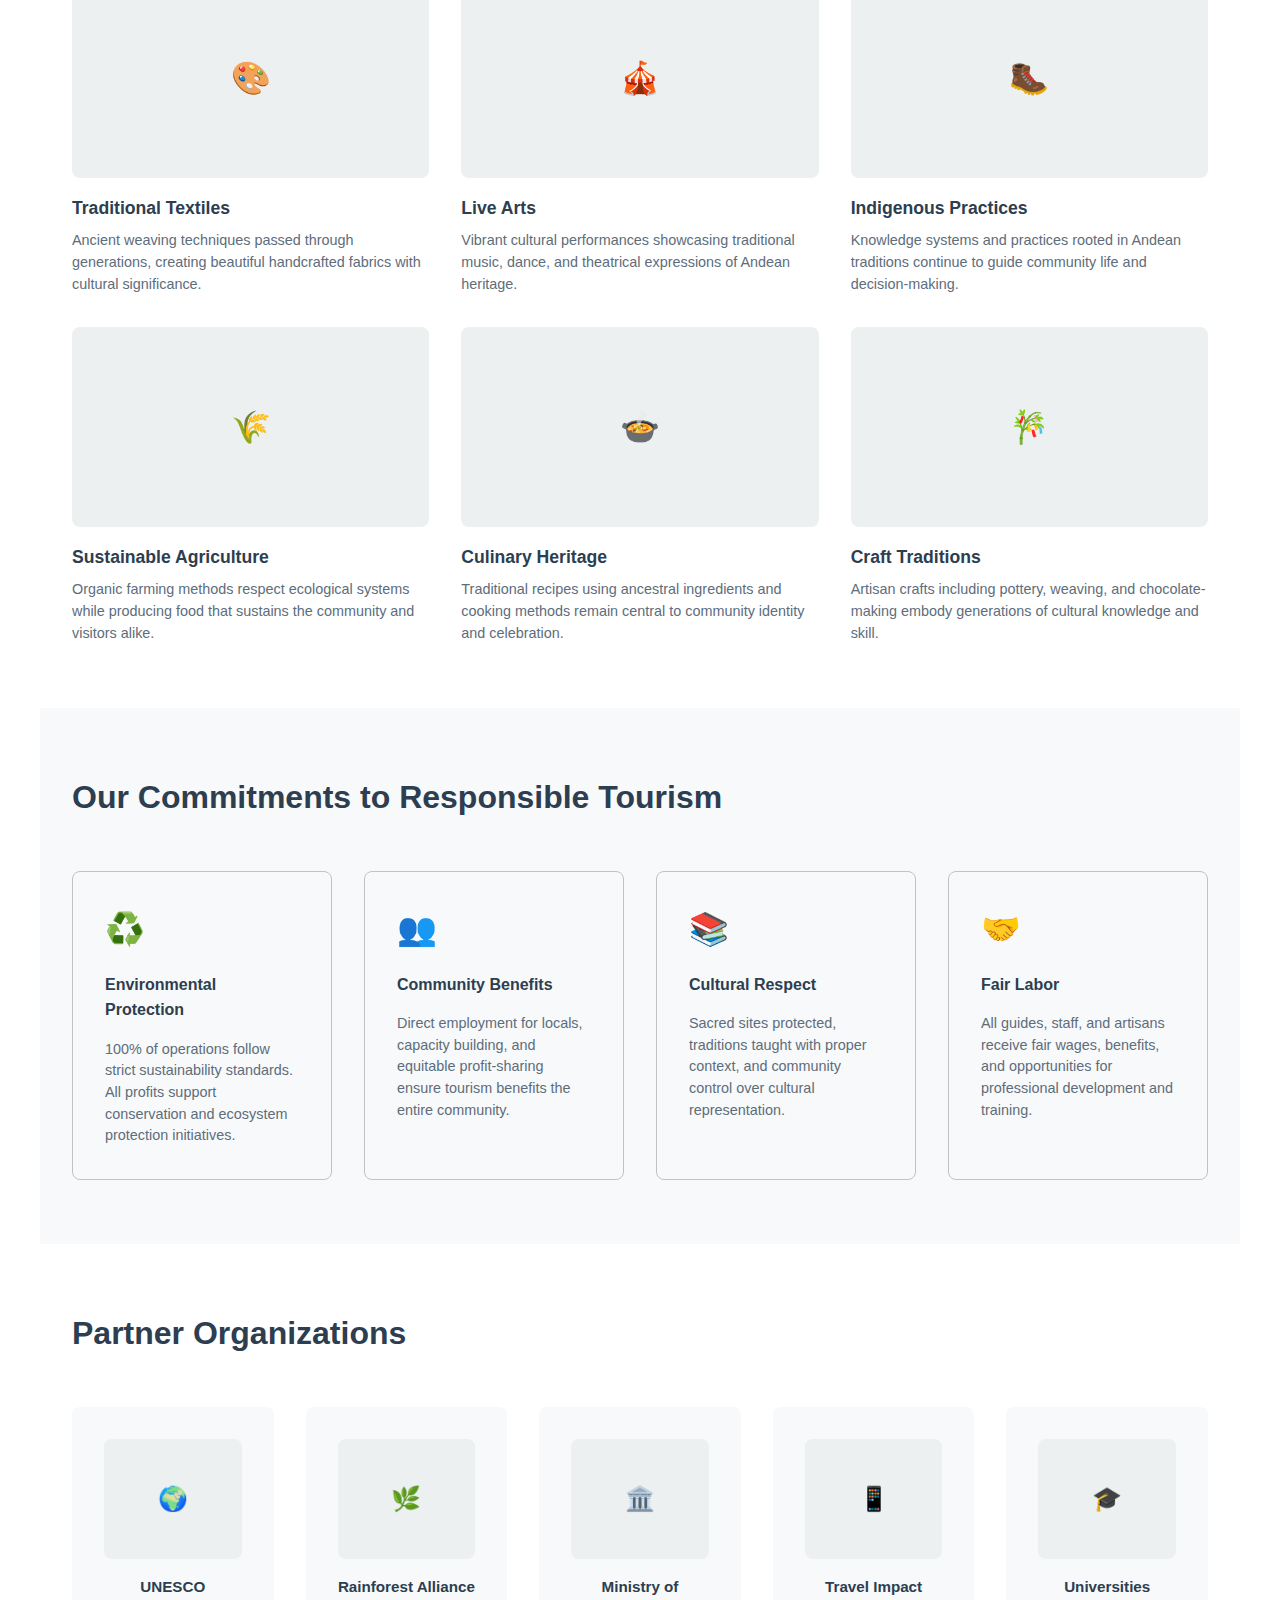
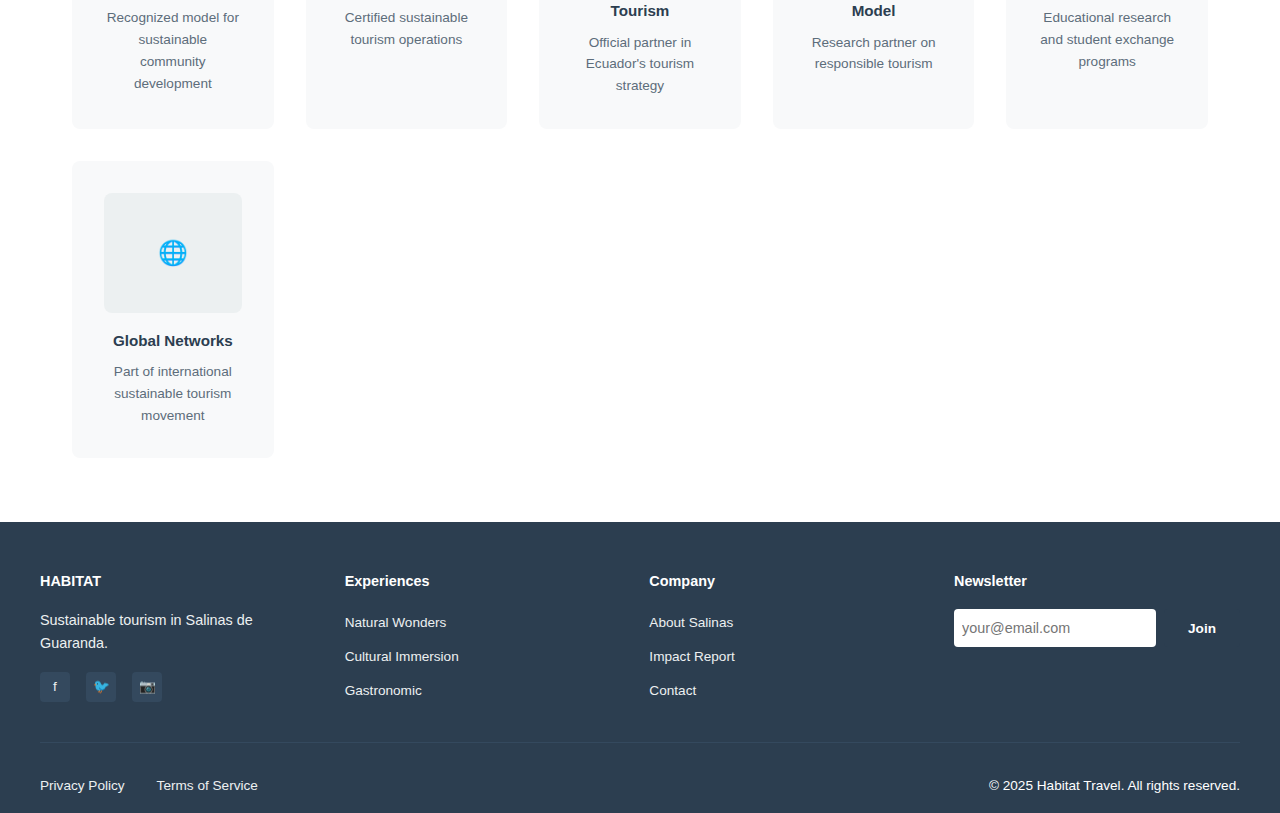
<file: about.html>
<!DOCTYPE html>
<html lang="en">
<head>
    <meta charset="UTF-8">
    <meta name="viewport" content="width=device-width, initial-scale=1.0">
    <title>About Salinas - Habitat Travel</title>
    <style>
        * {
            margin: 0;
            padding: 0;
            box-sizing: border-box;
        }

        :root {
            --dark-navy: #2C3E50;
            --dark-gray: #34495E;
            --medium-gray: #7F8C8D;
            --light-gray: #ECF0F1;
            --very-light-gray: #F8F9FA;
            --white: #FFFFFF;
            --accent-purple: #9B59B6;
            --accent-light-purple: #E8D5F2;
            --text-dark: #2C3E50;
            --text-medium: #5D6D7B;
            --text-light: #95A5A6;
            --border-color: #BDC3C7;
        }

        body {
            font-family: -apple-system, BlinkMacSystemFont, 'Segoe UI', 'Roboto', 'Oxygen', 'Ubuntu', 'Cantarell', sans-serif;
            color: var(--text-dark);
            line-height: 1.6;
            background-color: var(--white);
        }

        /* Header & Navigation */
        header {
            background: var(--white);
            padding: 1.5rem 2rem;
            border-bottom: 1px solid var(--border-color);
            position: sticky;
            top: 0;
            z-index: 100;
        }

        .header-content {
            max-width: 1200px;
            margin: 0 auto;
            display: flex;
            justify-content: space-between;
            align-items: center;
        }

        .logo {
            font-size: 0.9rem;
            color: var(--text-light);
            font-weight: 500;
            text-decoration: none;
        }

        nav {
            display: flex;
            gap: 2.5rem;
            align-items: center;
        }

        nav a {
            font-size: 0.85rem;
            color: var(--text-dark);
            text-decoration: none;
            font-weight: 500;
            transition: color 0.3s;
        }

        nav a:hover,
        nav a.active {
            color: var(--accent-purple);
        }

        .btn {
            display: inline-block;
            padding: 0.7rem 1.5rem;
            background: var(--dark-navy);
            color: var(--white);
            text-decoration: none;
            border-radius: 4px;
            font-weight: 600;
            font-size: 0.85rem;
            border: none;
            cursor: pointer;
            transition: background 0.3s;
        }

        .btn:hover {
            background: var(--dark-gray);
        }

        /* Hero Section */
        .hero-dark {
            background: var(--dark-navy);
            color: var(--white);
            padding: 6rem 2rem;
            text-align: center;
        }

        .hero-content {
            max-width: 700px;
            margin: 0 auto;
        }

        .hero-dark h1 {
            font-size: 2.5rem;
            margin-bottom: 1rem;
            font-weight: 700;
        }

        .hero-dark p {
            font-size: 1rem;
            color: var(--light-gray);
        }

        /* Main Sections */
        section {
            padding: 4rem 2rem;
            max-width: 1200px;
            margin: 0 auto;
        }

        section h2 {
            font-size: 2rem;
            color: var(--text-dark);
            margin-bottom: 3rem;
            font-weight: 700;
        }

        /* History Timeline */
        .history-grid {
            display: grid;
            grid-template-columns: 1fr 1fr;
            gap: 3rem;
            align-items: start;
        }

        .history-item {
            margin-bottom: 2rem;
        }

        .history-item h3 {
            font-size: 1.1rem;
            color: var(--text-dark);
            margin-bottom: 0.5rem;
            font-weight: 600;
        }

        .history-item p {
            color: var(--text-medium);
            font-size: 0.9rem;
            line-height: 1.6;
        }

        .timeline-item {
            display: flex;
            gap: 1.5rem;
            margin-bottom: 1.5rem;
            position: relative;
            padding-left: 2rem;
        }

        .timeline-marker {
            width: 12px;
            height: 12px;
            background: var(--accent-purple);
            border-radius: 50%;
            position: absolute;
            left: 0;
            top: 1.5rem;
        }

        /* People Cards */
        .people-grid {
            display: grid;
            grid-template-columns: repeat(auto-fit, minmax(200px, 1fr));
            gap: 2rem;
        }

        .person-card {
            text-align: center;
        }

        .person-avatar {
            width: 150px;
            height: 150px;
            background: var(--light-gray);
            border-radius: 50%;
            margin: 0 auto 1.5rem;
            display: flex;
            align-items: center;
            justify-content: center;
            font-size: 3rem;
        }

        .person-card h3 {
            font-size: 1.1rem;
            color: var(--text-dark);
            margin-bottom: 0.25rem;
            font-weight: 600;
        }

        .person-card p {
            color: var(--text-light);
            font-size: 0.85rem;
            margin-bottom: 0.5rem;
        }

        .person-card .role {
            color: var(--text-medium);
            font-size: 0.9rem;
        }

        /* Stats Section */
        .stats-grid {
            display: grid;
            grid-template-columns: repeat(auto-fit, minmax(200px, 1fr));
            gap: 3rem;
            text-align: center;
        }

        .stat-item h3 {
            font-size: 2.5rem;
            color: var(--accent-purple);
            font-weight: 700;
            margin-bottom: 0.5rem;
        }

        .stat-item p {
            color: var(--text-medium);
            font-size: 0.95rem;
        }

        /* Locations Section */
        .locations-content {
            display: grid;
            grid-template-columns: 1fr 1fr;
            gap: 3rem;
            align-items: center;
        }

        .location-item {
            margin-bottom: 2rem;
        }

        .location-item h3 {
            font-size: 1rem;
            color: var(--text-dark);
            margin-bottom: 0.5rem;
            font-weight: 600;
            display: flex;
            align-items: center;
            gap: 0.5rem;
        }

        .location-item p {
            color: var(--text-medium);
            font-size: 0.9rem;
            margin-left: 1.5rem;
        }

        .location-map {
            background: var(--light-gray);
            height: 400px;
            border-radius: 8px;
            display: flex;
            align-items: center;
            justify-content: center;
            color: var(--text-light);
            font-size: 3rem;
        }

        /* Climate Section */
        .climate-grid {
            display: grid;
            grid-template-columns: repeat(auto-fit, minmax(250px, 1fr));
            gap: 2rem;
            margin-bottom: 3rem;
        }

        .climate-item {
            background: var(--very-light-gray);
            padding: 2rem;
            border-radius: 8px;
        }

        .climate-item h3 {
            font-size: 1rem;
            color: var(--text-dark);
            margin-bottom: 1rem;
            font-weight: 600;
        }

        .climate-bars {
            display: flex;
            gap: 0.5rem;
            margin-bottom: 1rem;
        }

        .bar {
            width: 20px;
            height: 100px;
            background: var(--light-gray);
            border-radius: 4px;
            position: relative;
        }

        .bar.filled {
            background: var(--accent-purple);
        }

        .bar-label {
            font-size: 0.75rem;
            text-align: center;
            margin-top: 0.25rem;
            color: var(--text-light);
        }

        /* Culture Section */
        .culture-grid {
            display: grid;
            grid-template-columns: repeat(auto-fit, minmax(280px, 1fr));
            gap: 2rem;
        }

        .culture-card {
            background: var(--light-gray);
            height: 200px;
            border-radius: 8px;
            margin-bottom: 1rem;
            display: flex;
            align-items: center;
            justify-content: center;
            font-size: 2rem;
        }

        .culture-card-content h3 {
            font-size: 1.1rem;
            color: var(--text-dark);
            margin-bottom: 0.5rem;
            font-weight: 600;
        }

        .culture-card-content p {
            color: var(--text-medium);
            font-size: 0.9rem;
            line-height: 1.5;
        }

        /* Commitments Section */
        .commitments-grid {
            display: grid;
            grid-template-columns: repeat(auto-fit, minmax(250px, 1fr));
            gap: 2rem;
        }

        .commitment-card {
            padding: 2rem;
            border: 1px solid var(--border-color);
            border-radius: 8px;
        }

        .commitment-icon {
            font-size: 2rem;
            margin-bottom: 1rem;
        }

        .commitment-card h3 {
            font-size: 1rem;
            color: var(--text-dark);
            margin-bottom: 1rem;
            font-weight: 600;
        }

        .commitment-card p {
            color: var(--text-medium);
            font-size: 0.9rem;
            line-height: 1.5;
        }

        /* Partners Section */
        .partners-grid {
            display: grid;
            grid-template-columns: repeat(auto-fit, minmax(200px, 1fr));
            gap: 2rem;
        }

        .partner-card {
            text-align: center;
            padding: 2rem;
            background: var(--very-light-gray);
            border-radius: 8px;
        }

        .partner-logo {
            background: var(--light-gray);
            height: 120px;
            border-radius: 8px;
            display: flex;
            align-items: center;
            justify-content: center;
            font-size: 1.5rem;
            margin-bottom: 1rem;
        }

        .partner-card h3 {
            font-size: 0.95rem;
            color: var(--text-dark);
            margin-bottom: 0.5rem;
            font-weight: 600;
        }

        .partner-card p {
            color: var(--text-medium);
            font-size: 0.85rem;
        }

        /* Footer */
        footer {
            background: var(--dark-navy);
            color: var(--white);
            padding: 3rem 2rem 1rem;
        }

        .footer-content {
            max-width: 1200px;
            margin: 0 auto;
            display: grid;
            grid-template-columns: repeat(4, 1fr);
            gap: 2rem;
            margin-bottom: 2rem;
        }

        .footer-section h4 {
            font-weight: 600;
            margin-bottom: 1rem;
            font-size: 0.9rem;
        }

        .footer-section ul {
            list-style: none;
        }

        .footer-section li {
            margin-bottom: 0.5rem;
        }

        .footer-section a {
            color: var(--light-gray);
            text-decoration: none;
            font-size: 0.85rem;
            transition: color 0.3s;
        }

        .footer-section a:hover {
            color: var(--white);
        }

        .footer-social {
            display: flex;
            gap: 1rem;
            margin-top: 1rem;
        }

        .footer-social a {
            display: inline-block;
            width: 30px;
            height: 30px;
            background: var(--dark-gray);
            border-radius: 4px;
            display: flex;
            align-items: center;
            justify-content: center;
            transition: background 0.3s;
        }

        .footer-social a:hover {
            background: var(--accent-purple);
        }

        .footer-bottom {
            border-top: 1px solid var(--dark-gray);
            padding-top: 2rem;
            display: flex;
            justify-content: space-between;
            align-items: center;
            max-width: 1200px;
            margin: 0 auto;
            font-size: 0.85rem;
        }

        .footer-bottom-links {
            display: flex;
            gap: 2rem;
        }

        .footer-bottom a {
            color: var(--light-gray);
            text-decoration: none;
            transition: color 0.3s;
        }

        .footer-bottom a:hover {
            color: var(--white);
        }

        @media (max-width: 768px) {
            .history-grid,
            .locations-content {
                grid-template-columns: 1fr;
            }

            .footer-content {
                grid-template-columns: repeat(2, 1fr);
            }
        }
    </style>
</head>
<body data-page="about">
    <div id="header"></div>

    <!-- Hero Section -->
    <div class="hero-dark">
        <div class="hero-content">
            <h1>Welcome to Salinas de Guaranda</h1>
            <p>Where community-driven tourism shapes the future</p>
        </div>
    </div>

    <!-- History Section -->
    <section>
        <h2>A History of Cooperation</h2>
        <div class="history-grid">
            <div>
                <div class="timeline-item">
                    <div class="timeline-marker"></div>
                    <div>
                        <h3>Started with Vision</h3>
                        <p>The Salinas community recognized sustainable tourism potential decades ago, deciding to manage their own narrative and economic future.</p>
                    </div>
                </div>

                <div class="timeline-item">
                    <div class="timeline-marker"></div>
                    <div>
                        <h3>Built on Cooperation</h3>
                        <p>Multiple cooperative organizations were established in the 1970s, pioneering economic democracy in rural Ecuador.</p>
                    </div>
                </div>

                <div class="timeline-item">
                    <div class="timeline-marker"></div>
                    <div>
                        <h3>Developed the Model</h3>
                        <p>Over four decades, Salinas perfected integrating agriculture, artisan production, and tourism to sustain the community.</p>
                    </div>
                </div>
            </div>

            <div>
                <div class="timeline-item">
                    <div class="timeline-marker"></div>
                    <div>
                        <h3>National Recognition</h3>
                        <p>UNESCO acknowledged Salinas as an exemplary model of sustainable community development and responsible tourism.</p>
                    </div>
                </div>

                <div class="timeline-item">
                    <div class="timeline-marker"></div>
                    <div>
                        <h3>HABITAT Initiative</h3>
                        <p>Launched to connect global travelers with this unique community-run model, generating direct benefits for local families.</p>
                    </div>
                </div>

                <div class="timeline-item">
                    <div class="timeline-marker"></div>
                    <div>
                        <h3>Expanding Impact</h3>
                        <p>Today, Salinas welcomes thousands of visitors annually, supporting 40+ family businesses while preserving local traditions.</p>
                    </div>
                </div>
            </div>
        </div>
    </section>

    <!-- The People Section -->
    <section style="background: var(--very-light-gray);">
        <h2>The People</h2>
        <div class="people-grid">
            <div class="person-card">
                <div class="person-avatar">👨</div>
                <h3>Juan Pablo</h3>
                <p>Community Leader</p>
                <p class="role">Cooperative Director</p>
            </div>

            <div class="person-card">
                <div class="person-avatar">👩</div>
                <h3>Maria Gonzalez</h3>
                <p>Tourism Manager</p>
                <p class="role">HABITAT Co-Founder</p>
            </div>

            <div class="person-card">
                <div class="person-avatar">👨</div>
                <h3>Carlos Ruiz</h3>
                <p>Artisan Master</p>
                <p class="role">Textile & Crafts</p>
            </div>

            <div class="person-card">
                <div class="person-avatar">👩</div>
                <h3>Ana Martinez</h3>
                <p>Cultural Coordinator</p>
                <p class="role">Educational Programs</p>
            </div>

            <div class="person-card">
                <div class="person-avatar">👨</div>
                <h3>Roberto Flores</h3>
                <p>Chief Guide</p>
                <p class="role">Experience Curation</p>
            </div>
        </div>
    </section>

    <!-- Impact Section -->
    <section>
        <h2>Impact by the Numbers</h2>
        <div class="stats-grid">
            <div class="stat-item">
                <h3>40+</h3>
                <p>Family Businesses Supported</p>
            </div>

            <div class="stat-item">
                <h3>200+</h3>
                <p>Direct Jobs Created</p>
            </div>

            <div class="stat-item">
                <h3>50 years+</h3>
                <p>Community Cooperative History</p>
            </div>

            <div class="stat-item">
                <h3>UNESCO</h3>
                <p>Recognition for Sustainability</p>
            </div>
        </div>
    </section>

    <!-- Locations Section -->
    <section>
        <h2>Locations & Access</h2>
        <div class="locations-content">
            <div>
                <div class="location-item">
                    <h3>🚗 Getting to Salinas</h3>
                    <p>Located 5 hours from Ecuador's capital Quito via well-maintained mountain roads. Direct transportation from Quito can be arranged.</p>
                </div>

                <div class="location-item">
                    <h3>✈️ Nearest Airport</h3>
                    <p>Mariscal Sucre International Airport in Quito, 5 hours away. Private transfers available upon request.</p>
                </div>

                <div class="location-item">
                    <h3>🏨 Where to Stay</h3>
                    <p>Community-run eco-lodges offer authentic accommodations. All lodging directly supports local families and sustainable practices.</p>
                </div>

                <div class="location-item">
                    <h3>🍽️ Dining Options</h3>
                    <p>Family-run restaurants serving traditional Ecuadorian cuisine using locally-sourced ingredients from community farms.</p>
                </div>
            </div>

            <div class="location-map">🗺️</div>
        </div>
    </section>

    <!-- Climate Section -->
    <section>
        <h2>Climate & Best Times to Visit</h2>
        <div class="climate-grid">
            <div class="climate-item">
                <h3>March - May</h3>
                <div class="climate-bars">
                    <div class="bar filled"></div>
                    <div class="bar filled"></div>
                    <div class="bar filled"></div>
                    <div class="bar"></div>
                </div>
                <p style="font-size: 0.9rem; color: var(--text-medium); margin-bottom: 0.5rem;">Rainy season</p>
                <p style="font-size: 0.85rem; color: var(--text-light);">Lush green landscapes, fewer crowds</p>
            </div>

            <div class="climate-item">
                <h3>June - August</h3>
                <div class="climate-bars">
                    <div class="bar filled"></div>
                    <div class="bar"></div>
                    <div class="bar"></div>
                    <div class="bar"></div>
                </div>
                <p style="font-size: 0.9rem; color: var(--text-medium); margin-bottom: 0.5rem;">Dry season</p>
                <p style="font-size: 0.85rem; color: var(--text-light);">Clear skies, ideal conditions</p>
            </div>

            <div class="climate-item">
                <h3>September - November</h3>
                <div class="climate-bars">
                    <div class="bar filled"></div>
                    <div class="bar filled"></div>
                    <div class="bar"></div>
                    <div class="bar"></div>
                </div>
                <p style="font-size: 0.9rem; color: var(--text-medium); margin-bottom: 0.5rem;">Transition season</p>
                <p style="font-size: 0.85rem; color: var(--text-light);">Pleasant weather, manageable rainfall</p>
            </div>

            <div class="climate-item">
                <h3>December - February</h3>
                <div class="climate-bars">
                    <div class="bar filled"></div>
                    <div class="bar filled"></div>
                    <div class="bar filled"></div>
                    <div class="bar filled"></div>
                </div>
                <p style="font-size: 0.9rem; color: var(--text-medium); margin-bottom: 0.5rem;">Peak season</p>
                <p style="font-size: 0.85rem; color: var(--text-light);">Summer holidays, warm and dry</p>
            </div>
        </div>
    </section>

    <!-- Culture Section -->
    <section>
        <h2>Culture & Traditions</h2>
        <div class="culture-grid">
            <div>
                <div class="culture-card">🎨</div>
                <div class="culture-card-content">
                    <h3>Traditional Textiles</h3>
                    <p>Ancient weaving techniques passed through generations, creating beautiful handcrafted fabrics with cultural significance.</p>
                </div>
            </div>

            <div>
                <div class="culture-card">🎪</div>
                <div class="culture-card-content">
                    <h3>Live Arts</h3>
                    <p>Vibrant cultural performances showcasing traditional music, dance, and theatrical expressions of Andean heritage.</p>
                </div>
            </div>

            <div>
                <div class="culture-card">🥾</div>
                <div class="culture-card-content">
                    <h3>Indigenous Practices</h3>
                    <p>Knowledge systems and practices rooted in Andean traditions continue to guide community life and decision-making.</p>
                </div>
            </div>

            <div>
                <div class="culture-card">🌾</div>
                <div class="culture-card-content">
                    <h3>Sustainable Agriculture</h3>
                    <p>Organic farming methods respect ecological systems while producing food that sustains the community and visitors alike.</p>
                </div>
            </div>

            <div>
                <div class="culture-card">🍲</div>
                <div class="culture-card-content">
                    <h3>Culinary Heritage</h3>
                    <p>Traditional recipes using ancestral ingredients and cooking methods remain central to community identity and celebration.</p>
                </div>
            </div>

            <div>
                <div class="culture-card">🎋</div>
                <div class="culture-card-content">
                    <h3>Craft Traditions</h3>
                    <p>Artisan crafts including pottery, weaving, and chocolate-making embody generations of cultural knowledge and skill.</p>
                </div>
            </div>
        </div>
    </section>

    <!-- Commitments Section -->
    <section style="background: var(--very-light-gray);">
        <h2>Our Commitments to Responsible Tourism</h2>
        <div class="commitments-grid">
            <div class="commitment-card">
                <div class="commitment-icon">♻️</div>
                <h3>Environmental Protection</h3>
                <p>100% of operations follow strict sustainability standards. All profits support conservation and ecosystem protection initiatives.</p>
            </div>

            <div class="commitment-card">
                <div class="commitment-icon">👥</div>
                <h3>Community Benefits</h3>
                <p>Direct employment for locals, capacity building, and equitable profit-sharing ensure tourism benefits the entire community.</p>
            </div>

            <div class="commitment-card">
                <div class="commitment-icon">📚</div>
                <h3>Cultural Respect</h3>
                <p>Sacred sites protected, traditions taught with proper context, and community control over cultural representation.</p>
            </div>

            <div class="commitment-card">
                <div class="commitment-icon">🤝</div>
                <h3>Fair Labor</h3>
                <p>All guides, staff, and artisans receive fair wages, benefits, and opportunities for professional development and training.</p>
            </div>
        </div>
    </section>

    <!-- Partners Section -->
    <section>
        <h2>Partner Organizations</h2>
        <div class="partners-grid">
            <div class="partner-card">
                <div class="partner-logo">🌍</div>
                <h3>UNESCO</h3>
                <p>Recognized model for sustainable community development</p>
            </div>

            <div class="partner-card">
                <div class="partner-logo">🌿</div>
                <h3>Rainforest Alliance</h3>
                <p>Certified sustainable tourism operations</p>
            </div>

            <div class="partner-card">
                <div class="partner-logo">🏛️</div>
                <h3>Ministry of Tourism</h3>
                <p>Official partner in Ecuador's tourism strategy</p>
            </div>

            <div class="partner-card">
                <div class="partner-logo">📱</div>
                <h3>Travel Impact Model</h3>
                <p>Research partner on responsible tourism</p>
            </div>

            <div class="partner-card">
                <div class="partner-logo">🎓</div>
                <h3>Universities</h3>
                <p>Educational research and student exchange programs</p>
            </div>

            <div class="partner-card">
                <div class="partner-logo">🌐</div>
                <h3>Global Networks</h3>
                <p>Part of international sustainable tourism movement</p>
            </div>
        </div>
    </section>

    <div id="footer"></div>

    <script>
        // Load header and footer
        fetch('header.html').then(r => r.text()).then(html => {
            document.getElementById('header').innerHTML = html;
            setActiveNav();
        });
        fetch('footer.html').then(r => r.text()).then(html => {
            document.getElementById('footer').innerHTML = html;
        });

        // Set active nav link based on data-page attribute
        function setActiveNav() {
            const currentPage = document.body.dataset.page;
            document.querySelectorAll('nav a[data-page]').forEach(link => {
                if (link.dataset.page === currentPage) {
                    link.classList.add('active');
                } else {
                    link.classList.remove('active');
                }
            });
        }
    </script>
</body>
</html>
</file>
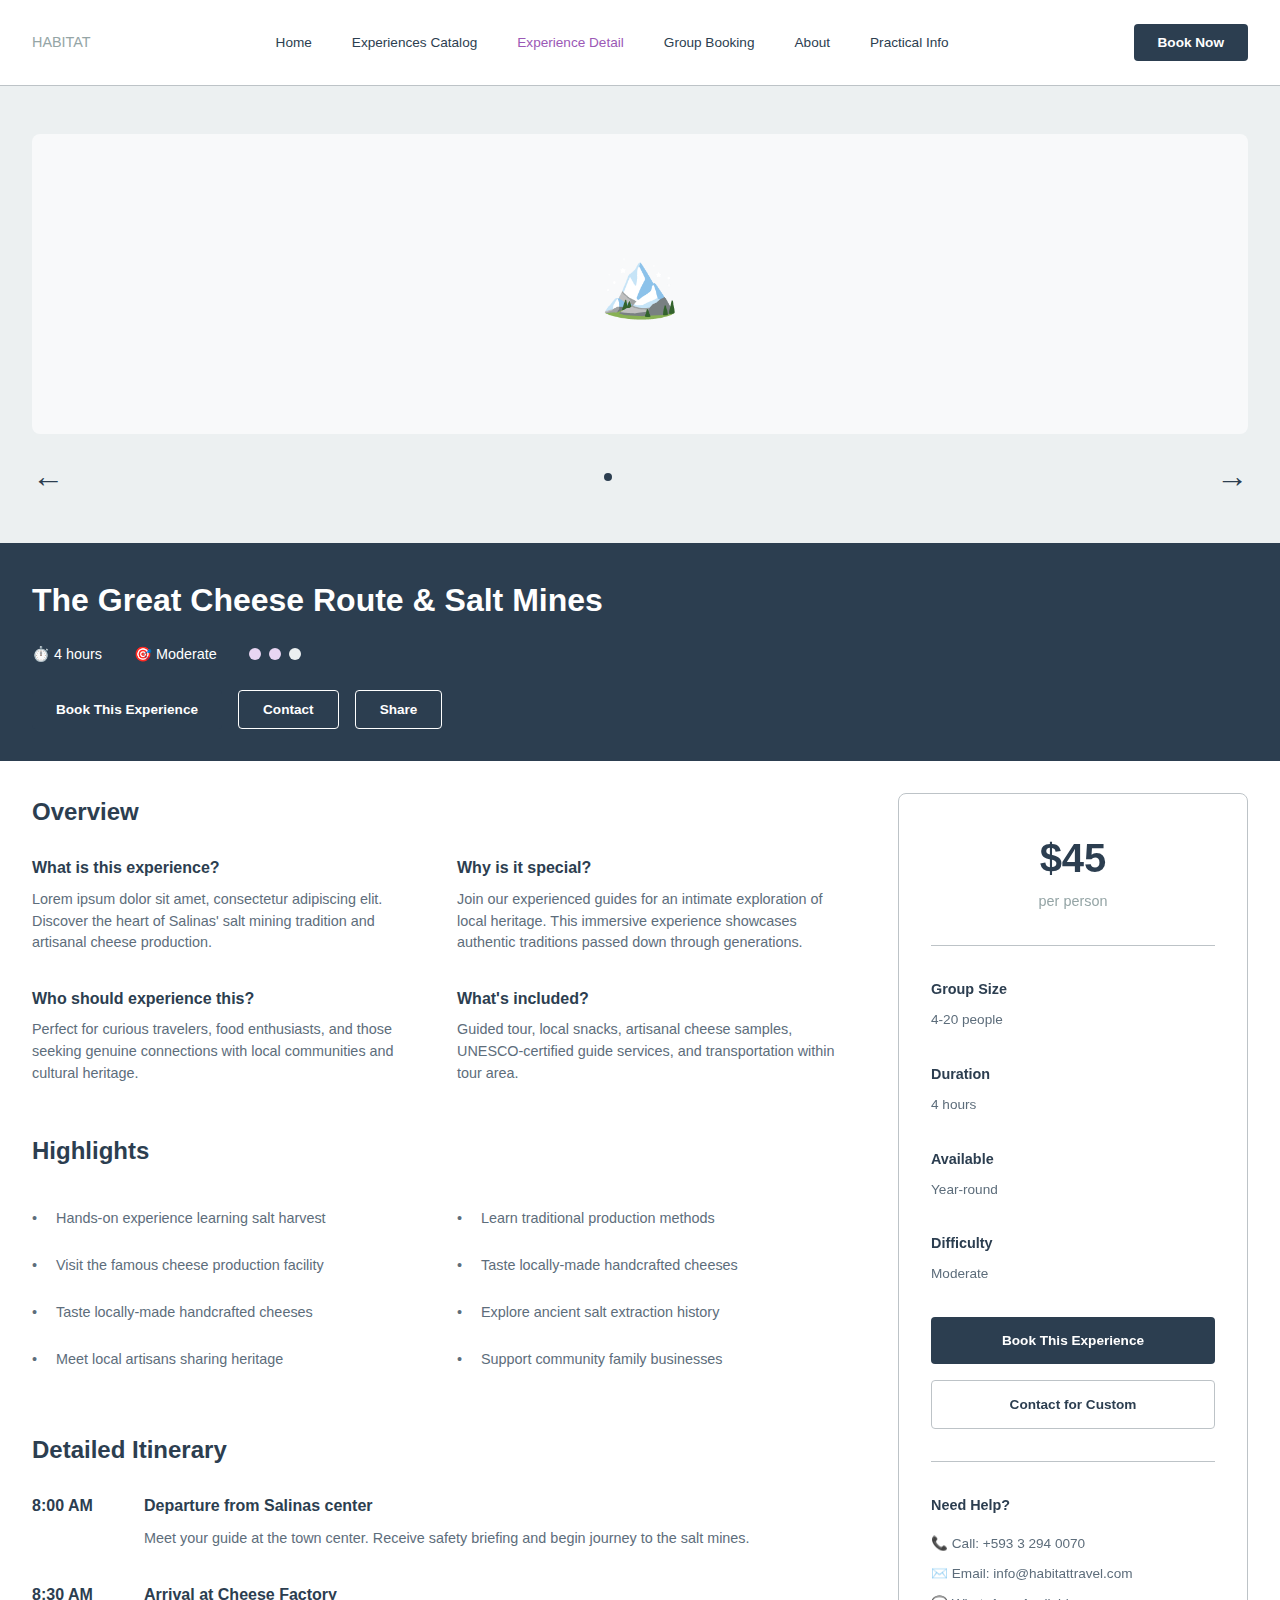
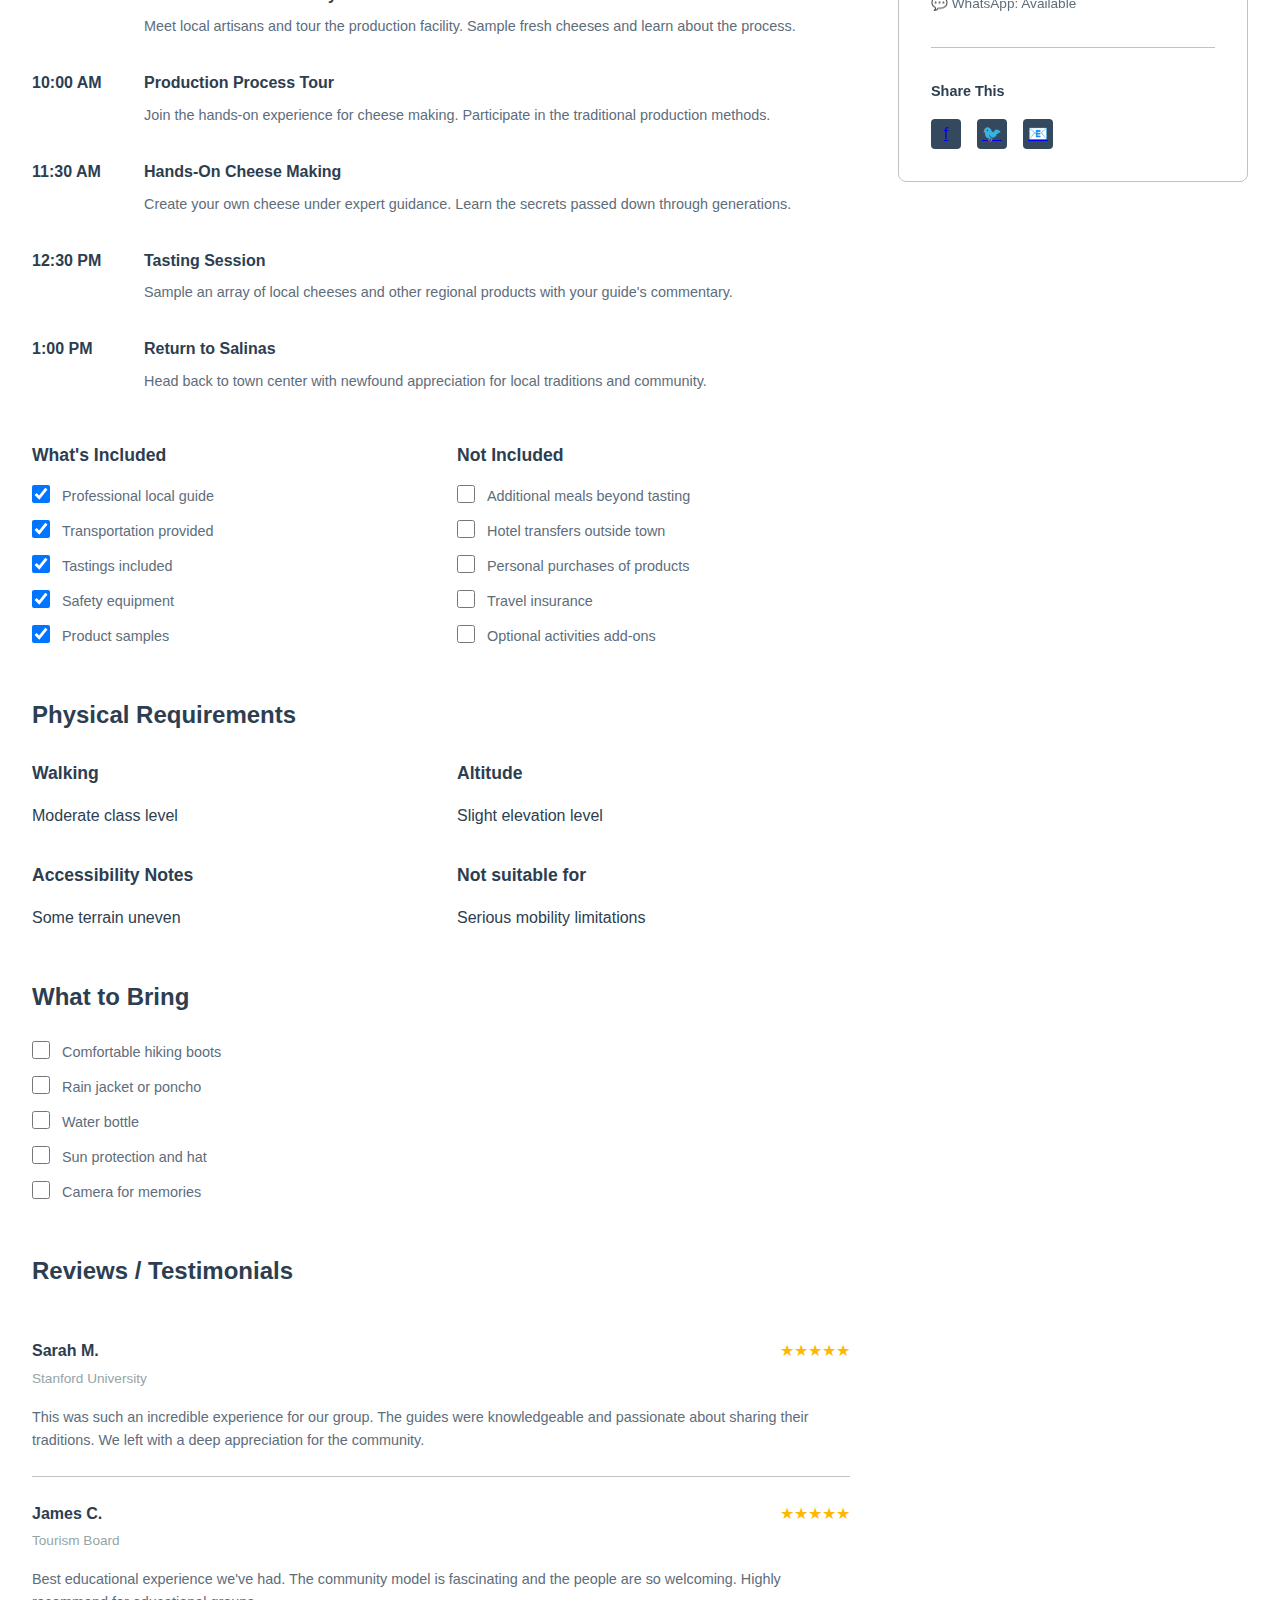
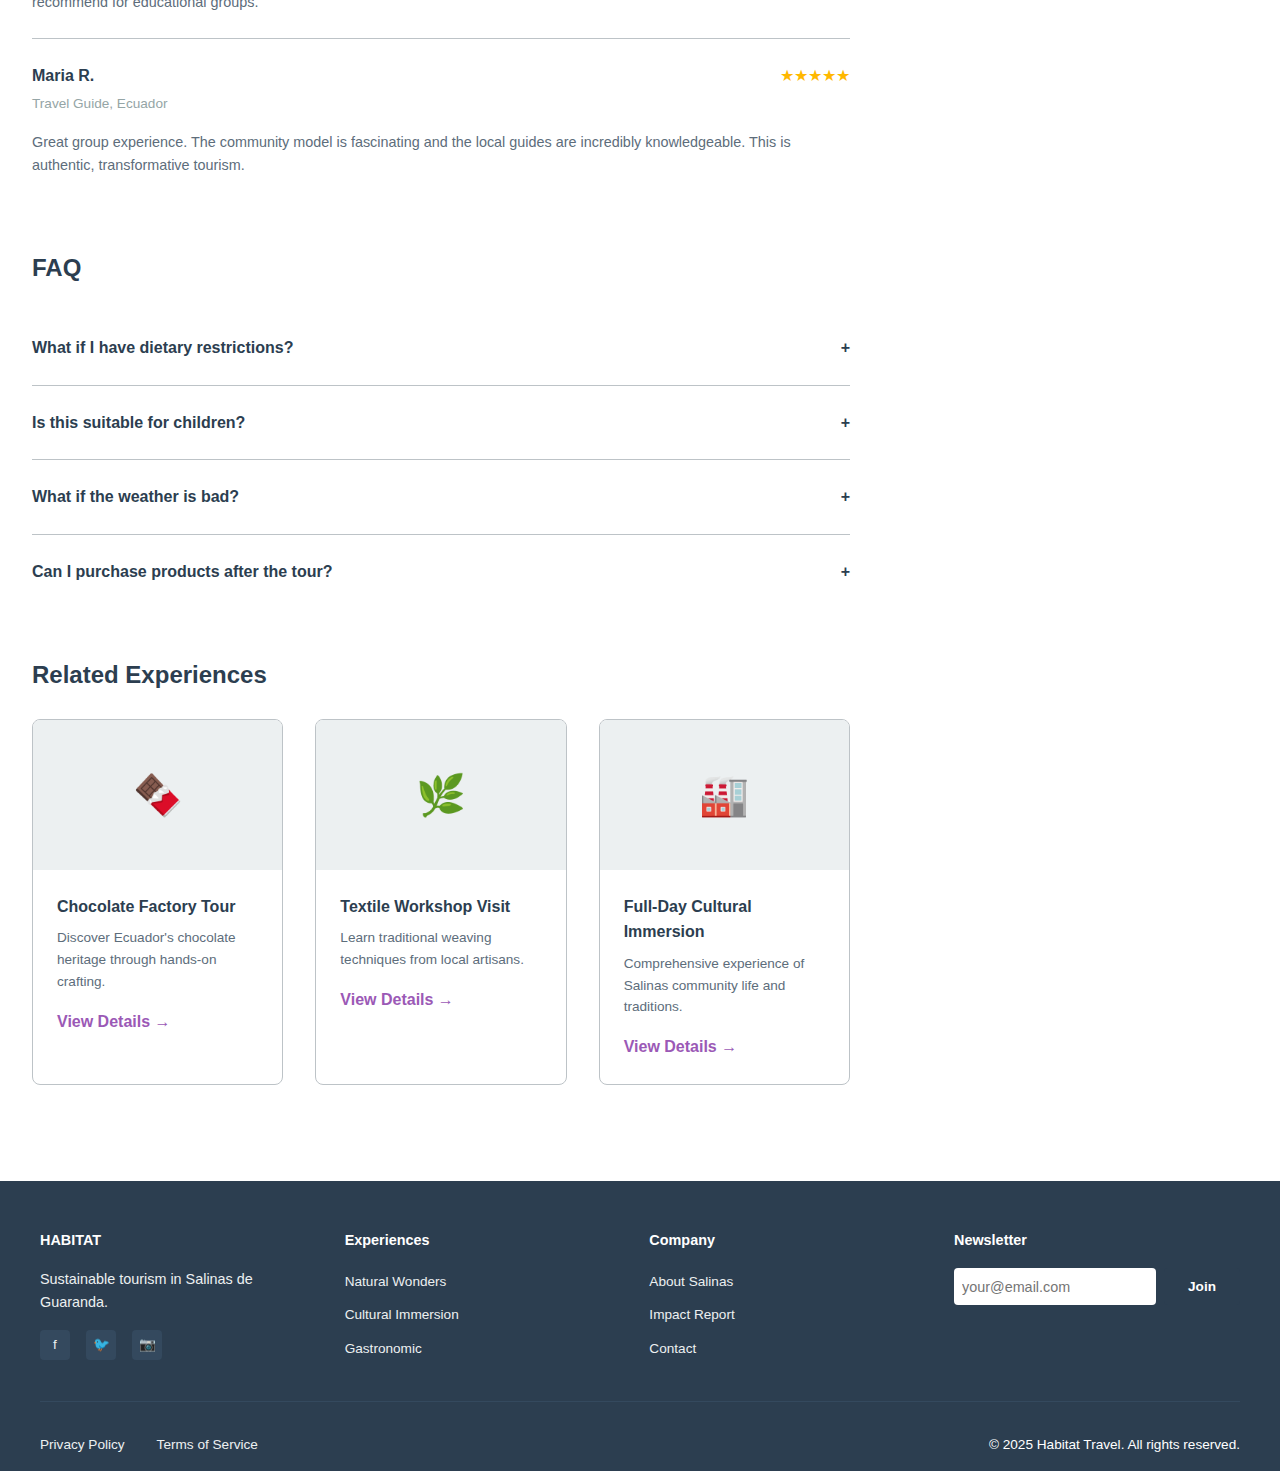
<file: experience-detail.html>
<!DOCTYPE html>
<html lang="en">
<head>
    <meta charset="UTF-8">
    <meta name="viewport" content="width=device-width, initial-scale=1.0">
    <title>The Great Cheese Route & Salt Mines - Salinas</title>
    <style>
        * {
            margin: 0;
            padding: 0;
            box-sizing: border-box;
        }

        :root {
            --dark-navy: #2C3E50;
            --dark-gray: #34495E;
            --medium-gray: #7F8C8D;
            --light-gray: #ECF0F1;
            --very-light-gray: #F8F9FA;
            --white: #FFFFFF;
            --accent-purple: #9B59B6;
            --accent-light-purple: #E8D5F2;
            --text-dark: #2C3E50;
            --text-medium: #5D6D7B;
            --text-light: #95A5A6;
            --border-color: #BDC3C7;
        }

        body {
            font-family: -apple-system, BlinkMacSystemFont, 'Segoe UI', 'Roboto', 'Oxygen', 'Ubuntu', 'Cantarell', sans-serif;
            color: var(--text-dark);
            line-height: 1.6;
            background-color: var(--white);
        }

        /* Header & Navigation */
        header {
            background: var(--white);
            padding: 1.5rem 2rem;
            border-bottom: 1px solid var(--border-color);
            position: sticky;
            top: 0;
            z-index: 100;
        }

        .header-content {
            max-width: 1400px;
            margin: 0 auto;
            display: flex;
            justify-content: space-between;
            align-items: center;
        }

        .logo {
            font-size: 0.9rem;
            color: var(--text-light);
            font-weight: 500;
            text-decoration: none;
        }

        nav {
            display: flex;
            gap: 2.5rem;
            align-items: center;
        }

        nav a {
            font-size: 0.85rem;
            color: var(--text-dark);
            text-decoration: none;
            font-weight: 500;
            transition: color 0.3s;
        }

        nav a:hover,
        nav a.active {
            color: var(--accent-purple);
        }

        .btn {
            display: inline-block;
            padding: 0.7rem 1.5rem;
            background: var(--dark-navy);
            color: var(--white);
            text-decoration: none;
            border-radius: 4px;
            font-weight: 600;
            font-size: 0.85rem;
            border: none;
            cursor: pointer;
            transition: background 0.3s;
        }

        .btn:hover {
            background: var(--dark-gray);
        }

        /* Carousel Section */
        .carousel {
            background: var(--light-gray);
            padding: 3rem 2rem;
            position: relative;
        }

        .carousel-container {
            max-width: 1400px;
            margin: 0 auto;
        }

        .carousel-slide {
            background: var(--very-light-gray);
            height: 300px;
            border-radius: 8px;
            display: flex;
            align-items: center;
            justify-content: center;
            font-size: 4rem;
            color: var(--text-light);
            margin-bottom: 1.5rem;
        }

        .carousel-nav {
            display: flex;
            justify-content: space-between;
            align-items: center;
            gap: 2rem;
        }

        .carousel-btn {
            background: transparent;
            border: none;
            font-size: 2rem;
            color: var(--text-dark);
            cursor: pointer;
        }

        .carousel-dots {
            flex: 1;
            display: flex;
            justify-content: center;
            gap: 0.5rem;
        }

        .dot {
            width: 8px;
            height: 8px;
            border-radius: 50%;
            background: var(--light-gray);
            cursor: pointer;
        }

        .dot.active {
            background: var(--text-dark);
        }

        /* Detail Header */
        .detail-header {
            background: var(--dark-navy);
            color: var(--white);
            padding: 2rem;
            margin-bottom: 2rem;
        }

        .detail-header-content {
            max-width: 1400px;
            margin: 0 auto;
        }

        .detail-header h1 {
            font-size: 2rem;
            margin-bottom: 1rem;
        }

        .detail-header-meta {
            display: flex;
            gap: 2rem;
            align-items: center;
            flex-wrap: wrap;
            margin-bottom: 1rem;
        }

        .meta-item {
            font-size: 0.9rem;
        }

        .difficulty-badge {
            display: inline-block;
            width: 12px;
            height: 12px;
            border-radius: 50%;
            background: var(--light-gray);
            margin-right: 0.25rem;
        }

        .difficulty-badge.filled {
            background: var(--accent-light-purple);
        }

        .detail-header-buttons {
            display: flex;
            gap: 1rem;
            margin-top: 1.5rem;
        }

        .btn-secondary {
            background: transparent;
            border: 1px solid var(--white);
            color: var(--white);
        }

        .btn-secondary:hover {
            background: rgba(255, 255, 255, 0.1);
        }

        /* Main Content */
        .detail-container {
            max-width: 1400px;
            margin: 0 auto;
            padding: 0 2rem;
            display: grid;
            grid-template-columns: 1fr 350px;
            gap: 3rem;
            margin-bottom: 3rem;
        }

        .detail-content {
            flex: 1;
        }

        .detail-sidebar {
            width: 350px;
        }

        .section {
            margin-bottom: 3rem;
        }

        .section h2 {
            font-size: 1.5rem;
            margin-bottom: 1.5rem;
            color: var(--text-dark);
        }

        .section h3 {
            font-size: 1.1rem;
            margin-bottom: 1rem;
            color: var(--text-dark);
        }

        .overview-grid {
            display: grid;
            grid-template-columns: 1fr 1fr;
            gap: 2rem;
            margin-bottom: 2rem;
        }

        .overview-item h3 {
            font-size: 1rem;
            margin-bottom: 0.5rem;
        }

        .overview-item p {
            font-size: 0.9rem;
            color: var(--text-medium);
            line-height: 1.5;
        }

        .highlights-list {
            list-style: none;
            padding: 0;
        }

        .highlights-list li {
            padding: 0.75rem 0;
            padding-left: 1.5rem;
            position: relative;
            color: var(--text-medium);
            font-size: 0.9rem;
        }

        .highlights-list li:before {
            content: "•";
            position: absolute;
            left: 0;
        }

        .itinerary-item {
            display: flex;
            gap: 2rem;
            margin-bottom: 2rem;
            position: relative;
        }

        .itinerary-time {
            flex-shrink: 0;
            width: 80px;
            font-weight: 600;
            color: var(--text-dark);
        }

        .itinerary-content {
            flex: 1;
        }

        .itinerary-content h4 {
            font-size: 1rem;
            margin-bottom: 0.5rem;
            color: var(--text-dark);
        }

        .itinerary-content p {
            font-size: 0.9rem;
            color: var(--text-medium);
        }

        .two-column {
            display: grid;
            grid-template-columns: 1fr 1fr;
            gap: 2rem;
            margin-bottom: 2rem;
        }

        .checklist {
            display: flex;
            flex-direction: column;
            gap: 0.75rem;
        }

        .checklist-item {
            display: flex;
            gap: 0.75rem;
            font-size: 0.9rem;
            color: var(--text-medium);
        }

        .checklist-item input {
            width: 18px;
            height: 18px;
        }

        .faq-item {
            border-bottom: 1px solid var(--border-color);
            padding: 1.5rem 0;
        }

        .faq-item:last-child {
            border-bottom: none;
        }

        .faq-question {
            font-weight: 600;
            cursor: pointer;
            display: flex;
            justify-content: space-between;
            align-items: center;
        }

        .faq-answer {
            margin-top: 1rem;
            color: var(--text-medium);
            font-size: 0.9rem;
            display: none;
        }

        .faq-answer.open {
            display: block;
        }

        /* Sidebar */
        .booking-card {
            border: 1px solid var(--border-color);
            border-radius: 8px;
            padding: 2rem;
            position: sticky;
            top: 100px;
        }

        .price-section {
            text-align: center;
            margin-bottom: 2rem;
            padding-bottom: 2rem;
            border-bottom: 1px solid var(--border-color);
        }

        .price {
            font-size: 2.5rem;
            font-weight: 700;
            color: var(--text-dark);
        }

        .price-label {
            font-size: 0.9rem;
            color: var(--text-light);
        }

        .booking-info {
            margin-bottom: 2rem;
        }

        .booking-info h4 {
            font-size: 0.9rem;
            font-weight: 600;
            color: var(--text-dark);
            margin-bottom: 0.5rem;
        }

        .booking-info p {
            font-size: 0.85rem;
            color: var(--text-medium);
        }

        .booking-buttons {
            display: flex;
            flex-direction: column;
            gap: 1rem;
        }

        .btn-block {
            width: 100%;
            padding: 1rem;
        }

        .btn-white {
            background: var(--white);
            color: var(--text-dark);
            border: 1px solid var(--border-color);
        }

        .btn-white:hover {
            background: var(--very-light-gray);
        }

        /* Related Experiences */
        .related-grid {
            display: grid;
            grid-template-columns: repeat(auto-fit, minmax(250px, 1fr));
            gap: 2rem;
        }

        .related-card {
            border: 1px solid var(--border-color);
            border-radius: 8px;
            overflow: hidden;
        }

        .related-card-image {
            background: var(--light-gray);
            height: 150px;
            display: flex;
            align-items: center;
            justify-content: center;
            font-size: 2.5rem;
        }

        .related-card-content {
            padding: 1.5rem;
        }

        .related-card-content h3 {
            font-size: 1rem;
            margin-bottom: 0.5rem;
        }

        .related-card-content p {
            font-size: 0.85rem;
            color: var(--text-medium);
            margin-bottom: 1rem;
        }

        /* Footer */
        footer {
            background: var(--dark-navy);
            color: var(--white);
            padding: 3rem 2rem 1rem;
        }

        .footer-content {
            max-width: 1200px;
            margin: 0 auto;
            display: grid;
            grid-template-columns: repeat(4, 1fr);
            gap: 2rem;
            margin-bottom: 2rem;
        }

        .footer-section h4 {
            font-weight: 600;
            margin-bottom: 1rem;
            font-size: 0.9rem;
        }

        .footer-section ul {
            list-style: none;
        }

        .footer-section li {
            margin-bottom: 0.5rem;
        }

        .footer-section a {
            color: var(--light-gray);
            text-decoration: none;
            font-size: 0.85rem;
            transition: color 0.3s;
        }

        .footer-section a:hover {
            color: var(--white);
        }

        .footer-social {
            display: flex;
            gap: 1rem;
            margin-top: 1rem;
        }

        .footer-social a {
            display: inline-block;
            width: 30px;
            height: 30px;
            background: var(--dark-gray);
            border-radius: 4px;
            display: flex;
            align-items: center;
            justify-content: center;
            transition: background 0.3s;
        }

        .footer-social a:hover {
            background: var(--accent-purple);
        }

        .footer-bottom {
            border-top: 1px solid var(--dark-gray);
            padding-top: 2rem;
            display: flex;
            justify-content: space-between;
            align-items: center;
            max-width: 1200px;
            margin: 0 auto;
            font-size: 0.85rem;
        }

        .footer-bottom-links {
            display: flex;
            gap: 2rem;
        }

        .footer-bottom a {
            color: var(--light-gray);
            text-decoration: none;
            transition: color 0.3s;
        }

        .footer-bottom a:hover {
            color: var(--white);
        }

        @media (max-width: 768px) {
            .detail-container {
                grid-template-columns: 1fr;
            }

            .detail-sidebar {
                width: 100%;
            }

            .two-column {
                grid-template-columns: 1fr;
            }

            .footer-content {
                grid-template-columns: repeat(2, 1fr);
            }
        }
    </style>
</head>
<body data-page="detail">
    <div id="header"></div>

    <!-- Carousel -->
    <div class="carousel">
        <div class="carousel-container">
            <div class="carousel-slide">🏔️</div>
            <div class="carousel-nav">
                <button class="carousel-btn">←</button>
                <div class="carousel-dots">
                    <div class="dot active"></div>
                    <div class="dot"></div>
                    <div class="dot"></div>
                    <div class="dot"></div>
                    <div class="dot"></div>
                </div>
                <button class="carousel-btn">→</button>
            </div>
        </div>
    </div>

    <!-- Detail Header -->
    <div class="detail-header">
        <div class="detail-header-content">
            <h1>The Great Cheese Route & Salt Mines</h1>
            <div class="detail-header-meta">
                <span class="meta-item">⏱️ 4 hours</span>
                <span class="meta-item">🎯 Moderate</span>
                <div style="display: flex; gap: 0.25rem;">
                    <span class="difficulty-badge filled"></span>
                    <span class="difficulty-badge filled"></span>
                    <span class="difficulty-badge"></span>
                </div>
            </div>
            <div class="detail-header-buttons">
                <button class="btn">Book This Experience</button>
                <button class="btn btn-secondary">Contact</button>
                <button class="btn btn-secondary">Share</button>
            </div>
        </div>
    </div>

    <!-- Main Content -->
    <div class="detail-container">
        <!-- Content -->
        <div class="detail-content">
            <!-- Overview -->
            <section class="section">
                <h2>Overview</h2>
                <div class="overview-grid">
                    <div class="overview-item">
                        <h3>What is this experience?</h3>
                        <p>Lorem ipsum dolor sit amet, consectetur adipiscing elit. Discover the heart of Salinas' salt mining tradition and artisanal cheese production.</p>
                    </div>
                    <div class="overview-item">
                        <h3>Why is it special?</h3>
                        <p>Join our experienced guides for an intimate exploration of local heritage. This immersive experience showcases authentic traditions passed down through generations.</p>
                    </div>
                </div>
                <div class="overview-grid">
                    <div class="overview-item">
                        <h3>Who should experience this?</h3>
                        <p>Perfect for curious travelers, food enthusiasts, and those seeking genuine connections with local communities and cultural heritage.</p>
                    </div>
                    <div class="overview-item">
                        <h3>What's included?</h3>
                        <p>Guided tour, local snacks, artisanal cheese samples, UNESCO-certified guide services, and transportation within tour area.</p>
                    </div>
                </div>
            </section>

            <!-- Highlights -->
            <section class="section">
                <h2>Highlights</h2>
                <div class="two-column">
                    <div>
                        <ul class="highlights-list">
                            <li>Hands-on experience learning salt harvest</li>
                            <li>Visit the famous cheese production facility</li>
                            <li>Taste locally-made handcrafted cheeses</li>
                            <li>Meet local artisans sharing heritage</li>
                        </ul>
                    </div>
                    <div>
                        <ul class="highlights-list">
                            <li>Learn traditional production methods</li>
                            <li>Taste locally-made handcrafted cheeses</li>
                            <li>Explore ancient salt extraction history</li>
                            <li>Support community family businesses</li>
                        </ul>
                    </div>
                </div>
            </section>

            <!-- Detailed Itinerary -->
            <section class="section">
                <h2>Detailed Itinerary</h2>
                <div class="itinerary-item">
                    <div class="itinerary-time">8:00 AM</div>
                    <div class="itinerary-content">
                        <h4>Departure from Salinas center</h4>
                        <p>Meet your guide at the town center. Receive safety briefing and begin journey to the salt mines.</p>
                    </div>
                </div>
                <div class="itinerary-item">
                    <div class="itinerary-time">8:30 AM</div>
                    <div class="itinerary-content">
                        <h4>Arrival at Cheese Factory</h4>
                        <p>Meet local artisans and tour the production facility. Sample fresh cheeses and learn about the process.</p>
                    </div>
                </div>
                <div class="itinerary-item">
                    <div class="itinerary-time">10:00 AM</div>
                    <div class="itinerary-content">
                        <h4>Production Process Tour</h4>
                        <p>Join the hands-on experience for cheese making. Participate in the traditional production methods.</p>
                    </div>
                </div>
                <div class="itinerary-item">
                    <div class="itinerary-time">11:30 AM</div>
                    <div class="itinerary-content">
                        <h4>Hands-On Cheese Making</h4>
                        <p>Create your own cheese under expert guidance. Learn the secrets passed down through generations.</p>
                    </div>
                </div>
                <div class="itinerary-item">
                    <div class="itinerary-time">12:30 PM</div>
                    <div class="itinerary-content">
                        <h4>Tasting Session</h4>
                        <p>Sample an array of local cheeses and other regional products with your guide's commentary.</p>
                    </div>
                </div>
                <div class="itinerary-item">
                    <div class="itinerary-time">1:00 PM</div>
                    <div class="itinerary-content">
                        <h4>Return to Salinas</h4>
                        <p>Head back to town center with newfound appreciation for local traditions and community.</p>
                    </div>
                </div>
            </section>

            <!-- What's Included -->
            <section class="section">
                <div class="two-column">
                    <div>
                        <h3>What's Included</h3>
                        <div class="checklist">
                            <div class="checklist-item">
                                <input type="checkbox" checked>
                                <span>Professional local guide</span>
                            </div>
                            <div class="checklist-item">
                                <input type="checkbox" checked>
                                <span>Transportation provided</span>
                            </div>
                            <div class="checklist-item">
                                <input type="checkbox" checked>
                                <span>Tastings included</span>
                            </div>
                            <div class="checklist-item">
                                <input type="checkbox" checked>
                                <span>Safety equipment</span>
                            </div>
                            <div class="checklist-item">
                                <input type="checkbox" checked>
                                <span>Product samples</span>
                            </div>
                        </div>
                    </div>
                    <div>
                        <h3>Not Included</h3>
                        <div class="checklist">
                            <div class="checklist-item">
                                <input type="checkbox">
                                <span>Additional meals beyond tasting</span>
                            </div>
                            <div class="checklist-item">
                                <input type="checkbox">
                                <span>Hotel transfers outside town</span>
                            </div>
                            <div class="checklist-item">
                                <input type="checkbox">
                                <span>Personal purchases of products</span>
                            </div>
                            <div class="checklist-item">
                                <input type="checkbox">
                                <span>Travel insurance</span>
                            </div>
                            <div class="checklist-item">
                                <input type="checkbox">
                                <span>Optional activities add-ons</span>
                            </div>
                        </div>
                    </div>
                </div>
            </section>

            <!-- Physical Requirements -->
            <section class="section">
                <h2>Physical Requirements</h2>
                <div class="two-column">
                    <div>
                        <h3>Walking</h3>
                        <p>Moderate class level</p>
                    </div>
                    <div>
                        <h3>Altitude</h3>
                        <p>Slight elevation level</p>
                    </div>
                </div>
                <div class="two-column">
                    <div>
                        <h3>Accessibility Notes</h3>
                        <p>Some terrain uneven</p>
                    </div>
                    <div>
                        <h3>Not suitable for</h3>
                        <p>Serious mobility limitations</p>
                    </div>
                </div>
            </section>

            <!-- What to Bring -->
            <section class="section">
                <h2>What to Bring</h2>
                <div class="checklist">
                    <div class="checklist-item">
                        <input type="checkbox">
                        <span>Comfortable hiking boots</span>
                    </div>
                    <div class="checklist-item">
                        <input type="checkbox">
                        <span>Rain jacket or poncho</span>
                    </div>
                    <div class="checklist-item">
                        <input type="checkbox">
                        <span>Water bottle</span>
                    </div>
                    <div class="checklist-item">
                        <input type="checkbox">
                        <span>Sun protection and hat</span>
                    </div>
                    <div class="checklist-item">
                        <input type="checkbox">
                        <span>Camera for memories</span>
                    </div>
                </div>
            </section>

            <!-- Reviews -->
            <section class="section">
                <h2>Reviews / Testimonials</h2>
                <div class="faq-item">
                    <div style="display: flex; justify-content: space-between; align-items: start; margin-bottom: 0.5rem;">
                        <div>
                            <h4 style="margin-bottom: 0.25rem;">Sarah M.</h4>
                            <p style="font-size: 0.85rem; color: var(--text-light); margin-bottom: 0.5rem;">Stanford University</p>
                        </div>
                        <div style="color: #FFB800;">★★★★★</div>
                    </div>
                    <p style="color: var(--text-medium); font-size: 0.9rem;">This was such an incredible experience for our group. The guides were knowledgeable and passionate about sharing their traditions. We left with a deep appreciation for the community.</p>
                </div>

                <div class="faq-item">
                    <div style="display: flex; justify-content: space-between; align-items: start; margin-bottom: 0.5rem;">
                        <div>
                            <h4 style="margin-bottom: 0.25rem;">James C.</h4>
                            <p style="font-size: 0.85rem; color: var(--text-light); margin-bottom: 0.5rem;">Tourism Board</p>
                        </div>
                        <div style="color: #FFB800;">★★★★★</div>
                    </div>
                    <p style="color: var(--text-medium); font-size: 0.9rem;">Best educational experience we've had. The community model is fascinating and the people are so welcoming. Highly recommend for educational groups.</p>
                </div>

                <div class="faq-item">
                    <div style="display: flex; justify-content: space-between; align-items: start; margin-bottom: 0.5rem;">
                        <div>
                            <h4 style="margin-bottom: 0.25rem;">Maria R.</h4>
                            <p style="font-size: 0.85rem; color: var(--text-light); margin-bottom: 0.5rem;">Travel Guide, Ecuador</p>
                        </div>
                        <div style="color: #FFB800;">★★★★★</div>
                    </div>
                    <p style="color: var(--text-medium); font-size: 0.9rem;">Great group experience. The community model is fascinating and the local guides are incredibly knowledgeable. This is authentic, transformative tourism.</p>
                </div>
            </section>

            <!-- FAQ -->
            <section class="section">
                <h2>FAQ</h2>
                <div class="faq-item">
                    <div class="faq-question" onclick="this.nextElementSibling.classList.toggle('open')">
                        What if I have dietary restrictions?
                        <span>+</span>
                    </div>
                    <div class="faq-answer">
                        We can accommodate most dietary restrictions with advance notice. Please let us know when booking so we can coordinate with local partners.
                    </div>
                </div>
                <div class="faq-item">
                    <div class="faq-question" onclick="this.nextElementSibling.classList.toggle('open')">
                        Is this suitable for children?
                        <span>+</span>
                    </div>
                    <div class="faq-answer">
                        Yes! This experience is family-friendly. Children ages 5+ will enjoy the hands-on activities. We recommend discussing specific needs when booking.
                    </div>
                </div>
                <div class="faq-item">
                    <div class="faq-question" onclick="this.nextElementSibling.classList.toggle('open')">
                        What if the weather is bad?
                        <span>+</span>
                    </div>
                    <div class="faq-answer">
                        We operate rain or shine. Most of the cheese factory tour is indoors. For severe weather, we'll reschedule at no additional cost.
                    </div>
                </div>
                <div class="faq-item">
                    <div class="faq-question" onclick="this.nextElementSibling.classList.toggle('open')">
                        Can I purchase products after the tour?
                        <span>+</span>
                    </div>
                    <div class="faq-answer">
                        Yes! Our local partners offer products for purchase. Prices are very reasonable and 100% of proceeds support family businesses.
                    </div>
                </div>
            </section>

            <!-- Related Experiences -->
            <section class="section">
                <h2>Related Experiences</h2>
                <div class="related-grid">
                    <div class="related-card">
                        <div class="related-card-image">🍫</div>
                        <div class="related-card-content">
                            <h3>Chocolate Factory Tour</h3>
                            <p>Discover Ecuador's chocolate heritage through hands-on crafting.</p>
                            <a href="experience-detail.html" style="color: var(--accent-purple); text-decoration: none; font-weight: 600;">View Details →</a>
                        </div>
                    </div>
                    <div class="related-card">
                        <div class="related-card-image">🌿</div>
                        <div class="related-card-content">
                            <h3>Textile Workshop Visit</h3>
                            <p>Learn traditional weaving techniques from local artisans.</p>
                            <a href="experience-detail.html" style="color: var(--accent-purple); text-decoration: none; font-weight: 600;">View Details →</a>
                        </div>
                    </div>
                    <div class="related-card">
                        <div class="related-card-image">🏭</div>
                        <div class="related-card-content">
                            <h3>Full-Day Cultural Immersion</h3>
                            <p>Comprehensive experience of Salinas community life and traditions.</p>
                            <a href="experience-detail.html" style="color: var(--accent-purple); text-decoration: none; font-weight: 600;">View Details →</a>
                        </div>
                    </div>
                </div>
            </section>
        </div>

        <!-- Sidebar -->
        <aside class="detail-sidebar">
            <div class="booking-card">
                <div class="price-section">
                    <div class="price">$45</div>
                    <div class="price-label">per person</div>
                </div>

                <div class="booking-info">
                    <h4>Group Size</h4>
                    <p>4-20 people</p>
                </div>

                <div class="booking-info">
                    <h4>Duration</h4>
                    <p>4 hours</p>
                </div>

                <div class="booking-info">
                    <h4>Available</h4>
                    <p>Year-round</p>
                </div>

                <div class="booking-info">
                    <h4>Difficulty</h4>
                    <p>Moderate</p>
                </div>

                <div class="booking-buttons">
                    <button class="btn btn-block">Book This Experience</button>
                    <button class="btn btn-block btn-white">Contact for Custom</button>
                </div>

                <div style="margin-top: 2rem; padding-top: 2rem; border-top: 1px solid var(--border-color);">
                    <h4 style="font-size: 0.9rem; margin-bottom: 1rem;">Need Help?</h4>
                    <div class="checklist" style="gap: 0.5rem;">
                        <div style="font-size: 0.85rem; color: var(--text-medium);">📞 Call: +593 3 294 0070</div>
                        <div style="font-size: 0.85rem; color: var(--text-medium);">✉️ Email: info@habitattravel.com</div>
                        <div style="font-size: 0.85rem; color: var(--text-medium);">💬 WhatsApp: Available</div>
                    </div>
                </div>

                <div style="margin-top: 2rem; padding-top: 2rem; border-top: 1px solid var(--border-color);">
                    <h4 style="font-size: 0.9rem; margin-bottom: 1rem;">Share This</h4>
                    <div class="footer-social">
                        <a href="#">f</a>
                        <a href="#">🐦</a>
                        <a href="#">📧</a>
                    </div>
                </div>
            </div>
        </aside>
    </div>

    <div id="footer"></div>

    <script>
        // Load header and footer
        fetch('header.html').then(r => r.text()).then(html => {
            document.getElementById('header').innerHTML = html;
            setActiveNav();
        });
        fetch('footer.html').then(r => r.text()).then(html => {
            document.getElementById('footer').innerHTML = html;
        });

        // Set active nav link based on data-page attribute
        function setActiveNav() {
            const currentPage = document.body.dataset.page;
            document.querySelectorAll('nav a[data-page]').forEach(link => {
                if (link.dataset.page === currentPage) {
                    link.classList.add('active');
                } else {
                    link.classList.remove('active');
                }
            });
        }
    </script>
</body>
</html>
</file>
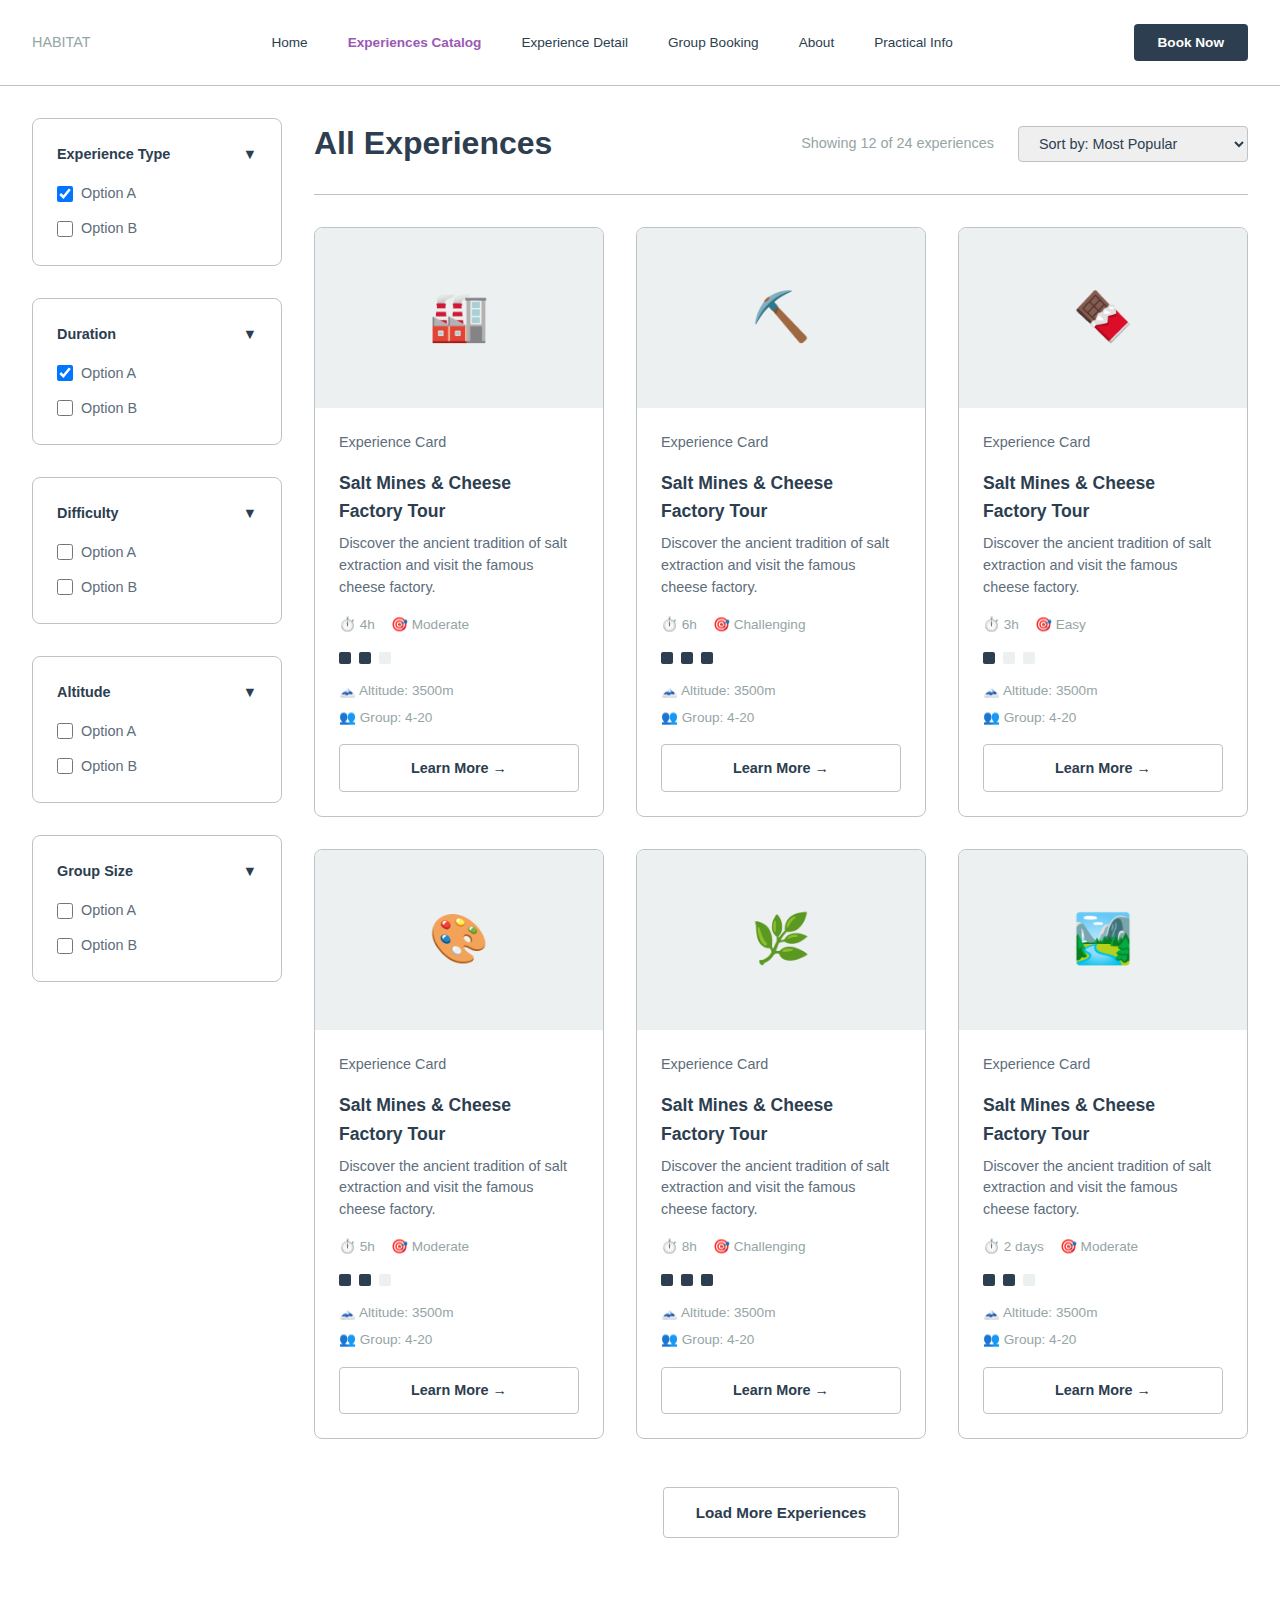
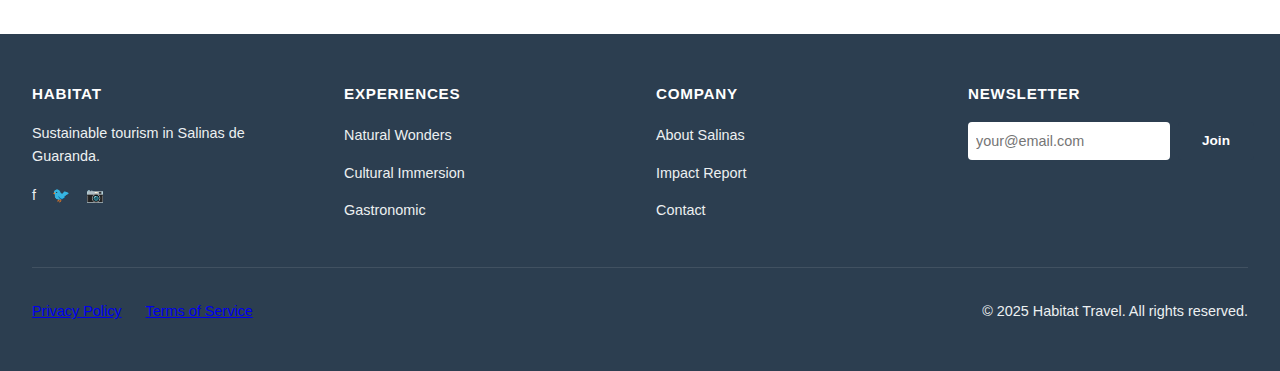
<file: experiences.html>
<!DOCTYPE html>
<html lang="en">
<head>
    <meta charset="UTF-8">
    <meta name="viewport" content="width=device-width, initial-scale=1.0">
    <title>Experiences Catalog - Salinas</title>
    <style>
        * {
            margin: 0;
            padding: 0;
            box-sizing: border-box;
        }

        :root {
            --dark-navy: #2C3E50;
            --dark-gray: #34495E;
            --medium-gray: #7F8C8D;
            --light-gray: #ECF0F1;
            --very-light-gray: #F8F9FA;
            --white: #FFFFFF;
            --accent-purple: #9B59B6;
            --accent-light-purple: #E8D5F2;
            --text-dark: #2C3E50;
            --text-medium: #5D6D7B;
            --text-light: #95A5A6;
            --border-color: #BDC3C7;
        }

        body {
            font-family: -apple-system, BlinkMacSystemFont, 'Segoe UI', 'Roboto', 'Oxygen', 'Ubuntu', 'Cantarell', sans-serif;
            color: var(--text-dark);
            line-height: 1.6;
            background-color: var(--white);
        }

        /* Header & Navigation */
        header {
            background: var(--white);
            padding: 1.5rem 2rem;
            border-bottom: 1px solid var(--border-color);
            position: sticky;
            top: 0;
            z-index: 100;
        }

        .header-content {
            max-width: 1400px;
            margin: 0 auto;
            display: flex;
            justify-content: space-between;
            align-items: center;
        }

        .logo {
            font-size: 0.9rem;
            color: var(--text-light);
            font-weight: 500;
            text-decoration: none;
        }

        nav {
            display: flex;
            gap: 2.5rem;
            align-items: center;
        }

        nav a {
            font-size: 0.85rem;
            color: var(--text-dark);
            text-decoration: none;
            font-weight: 500;
            transition: color 0.3s;
        }

        nav a:hover {
            color: var(--accent-purple);
        }

        nav a.active {
            color: var(--accent-purple);
            font-weight: 600;
        }

        .btn {
            display: inline-block;
            padding: 0.7rem 1.5rem;
            background: var(--dark-navy);
            color: var(--white);
            text-decoration: none;
            border-radius: 4px;
            font-weight: 600;
            font-size: 0.85rem;
            border: none;
            cursor: pointer;
            transition: background 0.3s;
        }

        .btn:hover {
            background: var(--dark-gray);
        }

        /* Main Content */
        .main-container {
            max-width: 1400px;
            margin: 0 auto;
            padding: 2rem;
            display: flex;
            gap: 2rem;
        }

        /* Sidebar */
        .sidebar {
            width: 250px;
            flex-shrink: 0;
        }

        .filter-section {
            border: 1px solid var(--border-color);
            border-radius: 8px;
            padding: 1.5rem;
            margin-bottom: 2rem;
        }

        .filter-title {
            font-size: 0.9rem;
            font-weight: 600;
            color: var(--text-dark);
            margin-bottom: 1rem;
            display: flex;
            justify-content: space-between;
            align-items: center;
            cursor: pointer;
        }

        .filter-options {
            display: flex;
            flex-direction: column;
            gap: 0.75rem;
        }

        .filter-option {
            display: flex;
            align-items: center;
            gap: 0.5rem;
        }

        .filter-option input[type="checkbox"] {
            width: 16px;
            height: 16px;
            cursor: pointer;
        }

        .filter-option label {
            font-size: 0.9rem;
            color: var(--text-medium);
            cursor: pointer;
        }

        /* Content Area */
        .content-area {
            flex: 1;
        }

        .content-header {
            display: flex;
            justify-content: space-between;
            align-items: center;
            margin-bottom: 2rem;
            padding-bottom: 1.5rem;
            border-bottom: 1px solid var(--border-color);
        }

        .content-header h1 {
            font-size: 2rem;
            color: var(--text-dark);
            font-weight: 700;
        }

        .header-controls {
            display: flex;
            gap: 1.5rem;
            align-items: center;
        }

        .results-info {
            font-size: 0.9rem;
            color: var(--text-light);
        }

        .sort-select {
            padding: 0.5rem 1rem;
            border: 1px solid var(--border-color);
            border-radius: 4px;
            font-size: 0.9rem;
            color: var(--text-dark);
            cursor: pointer;
        }

        /* Experience Grid */
        .experiences-grid {
            display: grid;
            grid-template-columns: repeat(auto-fill, minmax(280px, 1fr));
            gap: 2rem;
        }

        .experience-card {
            border: 1px solid var(--border-color);
            border-radius: 8px;
            overflow: hidden;
            transition: box-shadow 0.3s;
        }

        .experience-card:hover {
            box-shadow: 0 4px 12px rgba(0, 0, 0, 0.1);
        }

        .experience-card-image {
            background: var(--light-gray);
            height: 180px;
            display: flex;
            align-items: center;
            justify-content: center;
            font-size: 3rem;
            color: var(--text-light);
        }

        .experience-card-content {
            padding: 1.5rem;
        }

        .experience-card-tag {
            font-size: 0.75rem;
            color: var(--text-light);
            margin-bottom: 0.75rem;
        }

        .experience-card h3 {
            font-size: 1.1rem;
            color: var(--text-dark);
            margin-bottom: 0.5rem;
            font-weight: 600;
        }

        .experience-card p {
            font-size: 0.9rem;
            color: var(--text-medium);
            margin-bottom: 1rem;
            line-height: 1.5;
        }

        .experience-meta {
            display: flex;
            gap: 1rem;
            margin-bottom: 1rem;
            font-size: 0.85rem;
            color: var(--text-light);
        }

        .meta-item {
            display: flex;
            align-items: center;
            gap: 0.3rem;
        }

        .difficulty-badges {
            display: flex;
            gap: 0.5rem;
            margin-bottom: 1rem;
        }

        .difficulty-badge {
            width: 12px;
            height: 12px;
            border-radius: 2px;
            background: var(--light-gray);
            display: inline-block;
        }

        .difficulty-badge.filled {
            background: var(--text-dark);
        }

        .experience-details-list {
            font-size: 0.85rem;
            color: var(--text-light);
            margin-bottom: 1rem;
            display: flex;
            flex-direction: column;
            gap: 0.3rem;
        }

        .learn-more-btn {
            width: 100%;
            padding: 0.7rem;
            background: var(--white);
            color: var(--text-dark);
            border: 1px solid var(--border-color);
            border-radius: 4px;
            font-weight: 600;
            font-size: 0.9rem;
            cursor: pointer;
            transition: all 0.3s;
            text-decoration: none;
            display: block;
            text-align: center;
        }

        .learn-more-btn:hover {
            background: var(--text-dark);
            color: var(--white);
        }

        /* Load More Section */
        .load-more {
            display: flex;
            justify-content: center;
            margin-top: 3rem;
        }

        .load-more-btn {
            padding: 1rem 2rem;
            background: var(--white);
            color: var(--text-dark);
            border: 1px solid var(--border-color);
            border-radius: 4px;
            font-weight: 600;
            font-size: 0.95rem;
            cursor: pointer;
            transition: all 0.3s;
        }

        .load-more-btn:hover {
            background: var(--text-dark);
            color: var(--white);
        }

        /* Footer */
        footer {
            background: var(--dark-navy);
            color: var(--white);
            padding: 3rem 2rem;
            margin-top: 4rem;
        }

        .footer-content {
            max-width: 1400px;
            margin: 0 auto;
            display: grid;
            grid-template-columns: repeat(auto-fit, minmax(250px, 1fr));
            gap: 2rem;
            margin-bottom: 2rem;
        }

        .footer-section h4 {
            font-size: 0.95rem;
            font-weight: 600;
            margin-bottom: 1rem;
            text-transform: uppercase;
            letter-spacing: 0.05em;
        }

        .footer-section ul {
            list-style: none;
        }

        .footer-section ul li {
            margin-bottom: 0.75rem;
        }

        .footer-section a {
            color: var(--light-gray);
            text-decoration: none;
            font-size: 0.9rem;
            transition: color 0.3s;
        }

        .footer-section a:hover {
            color: var(--accent-purple);
        }

        .footer-social {
            display: flex;
            gap: 1rem;
            margin-top: 1rem;
        }

        .footer-bottom {
            max-width: 1400px;
            margin: 0 auto;
            border-top: 1px solid rgba(255, 255, 255, 0.1);
            padding-top: 2rem;
            display: flex;
            justify-content: space-between;
            align-items: center;
            font-size: 0.9rem;
            color: var(--light-gray);
        }

        .footer-bottom-links {
            display: flex;
            gap: 1.5rem;
        }
    </style>
</head>
<body data-page="experiences">
    <div id="header"></div>

    <!-- Main Content -->
    <div class="main-container">
        <!-- Sidebar Filters -->
        <aside class="sidebar">
            <div class="filter-section">
                <div class="filter-title">
                    Experience Type
                    <span>▼</span>
                </div>
                <div class="filter-options">
                    <div class="filter-option">
                        <input type="checkbox" id="type-a" checked>
                        <label for="type-a">Option A</label>
                    </div>
                    <div class="filter-option">
                        <input type="checkbox" id="type-b">
                        <label for="type-b">Option B</label>
                    </div>
                </div>
            </div>

            <div class="filter-section">
                <div class="filter-title">
                    Duration
                    <span>▼</span>
                </div>
                <div class="filter-options">
                    <div class="filter-option">
                        <input type="checkbox" id="duration-a" checked>
                        <label for="duration-a">Option A</label>
                    </div>
                    <div class="filter-option">
                        <input type="checkbox" id="duration-b">
                        <label for="duration-b">Option B</label>
                    </div>
                </div>
            </div>

            <div class="filter-section">
                <div class="filter-title">
                    Difficulty
                    <span>▼</span>
                </div>
                <div class="filter-options">
                    <div class="filter-option">
                        <input type="checkbox" id="difficulty-a">
                        <label for="difficulty-a">Option A</label>
                    </div>
                    <div class="filter-option">
                        <input type="checkbox" id="difficulty-b">
                        <label for="difficulty-b">Option B</label>
                    </div>
                </div>
            </div>

            <div class="filter-section">
                <div class="filter-title">
                    Altitude
                    <span>▼</span>
                </div>
                <div class="filter-options">
                    <div class="filter-option">
                        <input type="checkbox" id="altitude-a">
                        <label for="altitude-a">Option A</label>
                    </div>
                    <div class="filter-option">
                        <input type="checkbox" id="altitude-b">
                        <label for="altitude-b">Option B</label>
                    </div>
                </div>
            </div>

            <div class="filter-section">
                <div class="filter-title">
                    Group Size
                    <span>▼</span>
                </div>
                <div class="filter-options">
                    <div class="filter-option">
                        <input type="checkbox" id="group-a">
                        <label for="group-a">Option A</label>
                    </div>
                    <div class="filter-option">
                        <input type="checkbox" id="group-b">
                        <label for="group-b">Option B</label>
                    </div>
                </div>
            </div>
        </aside>

        <!-- Content Area -->
        <main class="content-area">
            <div class="content-header">
                <h1>All Experiences</h1>
                <div class="header-controls">
                    <span class="results-info">Showing 12 of 24 experiences</span>
                    <select class="sort-select">
                        <option>Sort by: Most Popular</option>
                        <option>Sort by: Newest</option>
                        <option>Sort by: Price (Low to High)</option>
                        <option>Sort by: Price (High to Low)</option>
                    </select>
                </div>
            </div>

            <div class="experiences-grid">
                <!-- Experience Card 1 -->
                <div class="experience-card">
                    <div class="experience-card-image">🏭</div>
                    <div class="experience-card-content">
                        <p class="experience-card-tag">Experience Card</p>
                        <h3>Salt Mines & Cheese Factory Tour</h3>
                        <p>Discover the ancient tradition of salt extraction and visit the famous cheese factory.</p>
                        <div class="experience-meta">
                            <span class="meta-item">⏱️ 4h</span>
                            <span class="meta-item">🎯 Moderate</span>
                        </div>
                        <div class="difficulty-badges">
                            <span class="difficulty-badge filled"></span>
                            <span class="difficulty-badge filled"></span>
                            <span class="difficulty-badge"></span>
                        </div>
                        <div class="experience-details-list">
                            <span>🗻 Altitude: 3500m</span>
                            <span>👥 Group: 4-20</span>
                        </div>
                        <a href="experience-detail.html" class="learn-more-btn">Learn More →</a>
                    </div>
                </div>

                <!-- Experience Card 2 -->
                <div class="experience-card">
                    <div class="experience-card-image">⛏️</div>
                    <div class="experience-card-content">
                        <p class="experience-card-tag">Experience Card</p>
                        <h3>Salt Mines & Cheese Factory Tour</h3>
                        <p>Discover the ancient tradition of salt extraction and visit the famous cheese factory.</p>
                        <div class="experience-meta">
                            <span class="meta-item">⏱️ 6h</span>
                            <span class="meta-item">🎯 Challenging</span>
                        </div>
                        <div class="difficulty-badges">
                            <span class="difficulty-badge filled"></span>
                            <span class="difficulty-badge filled"></span>
                            <span class="difficulty-badge filled"></span>
                        </div>
                        <div class="experience-details-list">
                            <span>🗻 Altitude: 3500m</span>
                            <span>👥 Group: 4-20</span>
                        </div>
                        <a href="experience-detail.html" class="learn-more-btn">Learn More →</a>
                    </div>
                </div>

                <!-- Experience Card 3 -->
                <div class="experience-card">
                    <div class="experience-card-image">🍫</div>
                    <div class="experience-card-content">
                        <p class="experience-card-tag">Experience Card</p>
                        <h3>Salt Mines & Cheese Factory Tour</h3>
                        <p>Discover the ancient tradition of salt extraction and visit the famous cheese factory.</p>
                        <div class="experience-meta">
                            <span class="meta-item">⏱️ 3h</span>
                            <span class="meta-item">🎯 Easy</span>
                        </div>
                        <div class="difficulty-badges">
                            <span class="difficulty-badge filled"></span>
                            <span class="difficulty-badge"></span>
                            <span class="difficulty-badge"></span>
                        </div>
                        <div class="experience-details-list">
                            <span>🗻 Altitude: 3500m</span>
                            <span>👥 Group: 4-20</span>
                        </div>
                        <a href="experience-detail.html" class="learn-more-btn">Learn More →</a>
                    </div>
                </div>

                <!-- Experience Card 4 -->
                <div class="experience-card">
                    <div class="experience-card-image">🎨</div>
                    <div class="experience-card-content">
                        <p class="experience-card-tag">Experience Card</p>
                        <h3>Salt Mines & Cheese Factory Tour</h3>
                        <p>Discover the ancient tradition of salt extraction and visit the famous cheese factory.</p>
                        <div class="experience-meta">
                            <span class="meta-item">⏱️ 5h</span>
                            <span class="meta-item">🎯 Moderate</span>
                        </div>
                        <div class="difficulty-badges">
                            <span class="difficulty-badge filled"></span>
                            <span class="difficulty-badge filled"></span>
                            <span class="difficulty-badge"></span>
                        </div>
                        <div class="experience-details-list">
                            <span>🗻 Altitude: 3500m</span>
                            <span>👥 Group: 4-20</span>
                        </div>
                        <a href="experience-detail.html" class="learn-more-btn">Learn More →</a>
                    </div>
                </div>

                <!-- Experience Card 5 -->
                <div class="experience-card">
                    <div class="experience-card-image">🌿</div>
                    <div class="experience-card-content">
                        <p class="experience-card-tag">Experience Card</p>
                        <h3>Salt Mines & Cheese Factory Tour</h3>
                        <p>Discover the ancient tradition of salt extraction and visit the famous cheese factory.</p>
                        <div class="experience-meta">
                            <span class="meta-item">⏱️ 8h</span>
                            <span class="meta-item">🎯 Challenging</span>
                        </div>
                        <div class="difficulty-badges">
                            <span class="difficulty-badge filled"></span>
                            <span class="difficulty-badge filled"></span>
                            <span class="difficulty-badge filled"></span>
                        </div>
                        <div class="experience-details-list">
                            <span>🗻 Altitude: 3500m</span>
                            <span>👥 Group: 4-20</span>
                        </div>
                        <a href="experience-detail.html" class="learn-more-btn">Learn More →</a>
                    </div>
                </div>

                <!-- Experience Card 6 -->
                <div class="experience-card">
                    <div class="experience-card-image">🏞️</div>
                    <div class="experience-card-content">
                        <p class="experience-card-tag">Experience Card</p>
                        <h3>Salt Mines & Cheese Factory Tour</h3>
                        <p>Discover the ancient tradition of salt extraction and visit the famous cheese factory.</p>
                        <div class="experience-meta">
                            <span class="meta-item">⏱️ 2 days</span>
                            <span class="meta-item">🎯 Moderate</span>
                        </div>
                        <div class="difficulty-badges">
                            <span class="difficulty-badge filled"></span>
                            <span class="difficulty-badge filled"></span>
                            <span class="difficulty-badge"></span>
                        </div>
                        <div class="experience-details-list">
                            <span>🗻 Altitude: 3500m</span>
                            <span>👥 Group: 4-20</span>
                        </div>
                        <a href="experience-detail.html" class="learn-more-btn">Learn More →</a>
                    </div>
                </div>
            </div>

            <div class="load-more">
                <button class="load-more-btn">Load More Experiences</button>
            </div>
        </main>
    </div>

    <div id="footer"></div>

    <script>
        // Load header and footer
        fetch('header.html').then(r => r.text()).then(html => {
            document.getElementById('header').innerHTML = html;
            setActiveNav();
        });
        fetch('footer.html').then(r => r.text()).then(html => {
            document.getElementById('footer').innerHTML = html;
        });

        // Set active nav link based on data-page attribute
        function setActiveNav() {
            const currentPage = document.body.dataset.page;
            document.querySelectorAll('nav a[data-page]').forEach(link => {
                if (link.dataset.page === currentPage) {
                    link.classList.add('active');
                } else {
                    link.classList.remove('active');
                }
            });
        }
    </script>
</body>
</html>
</file>
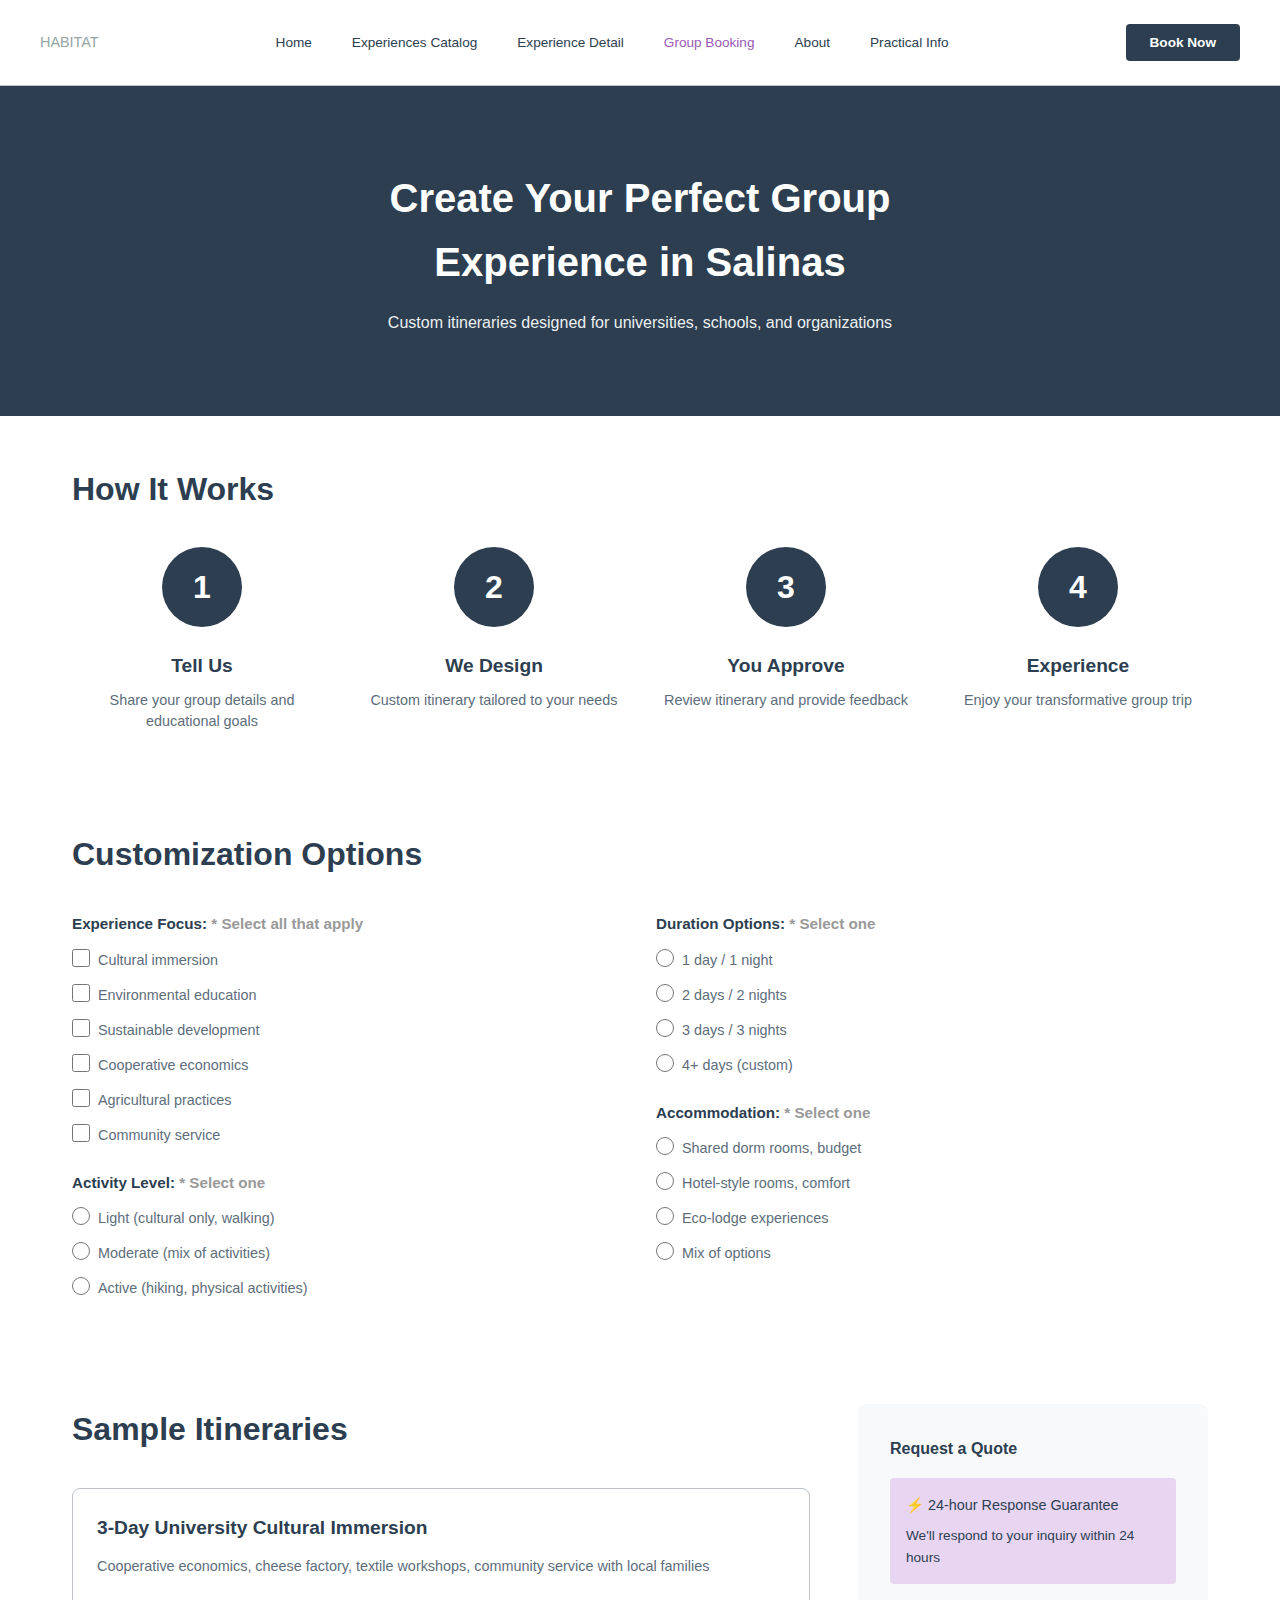
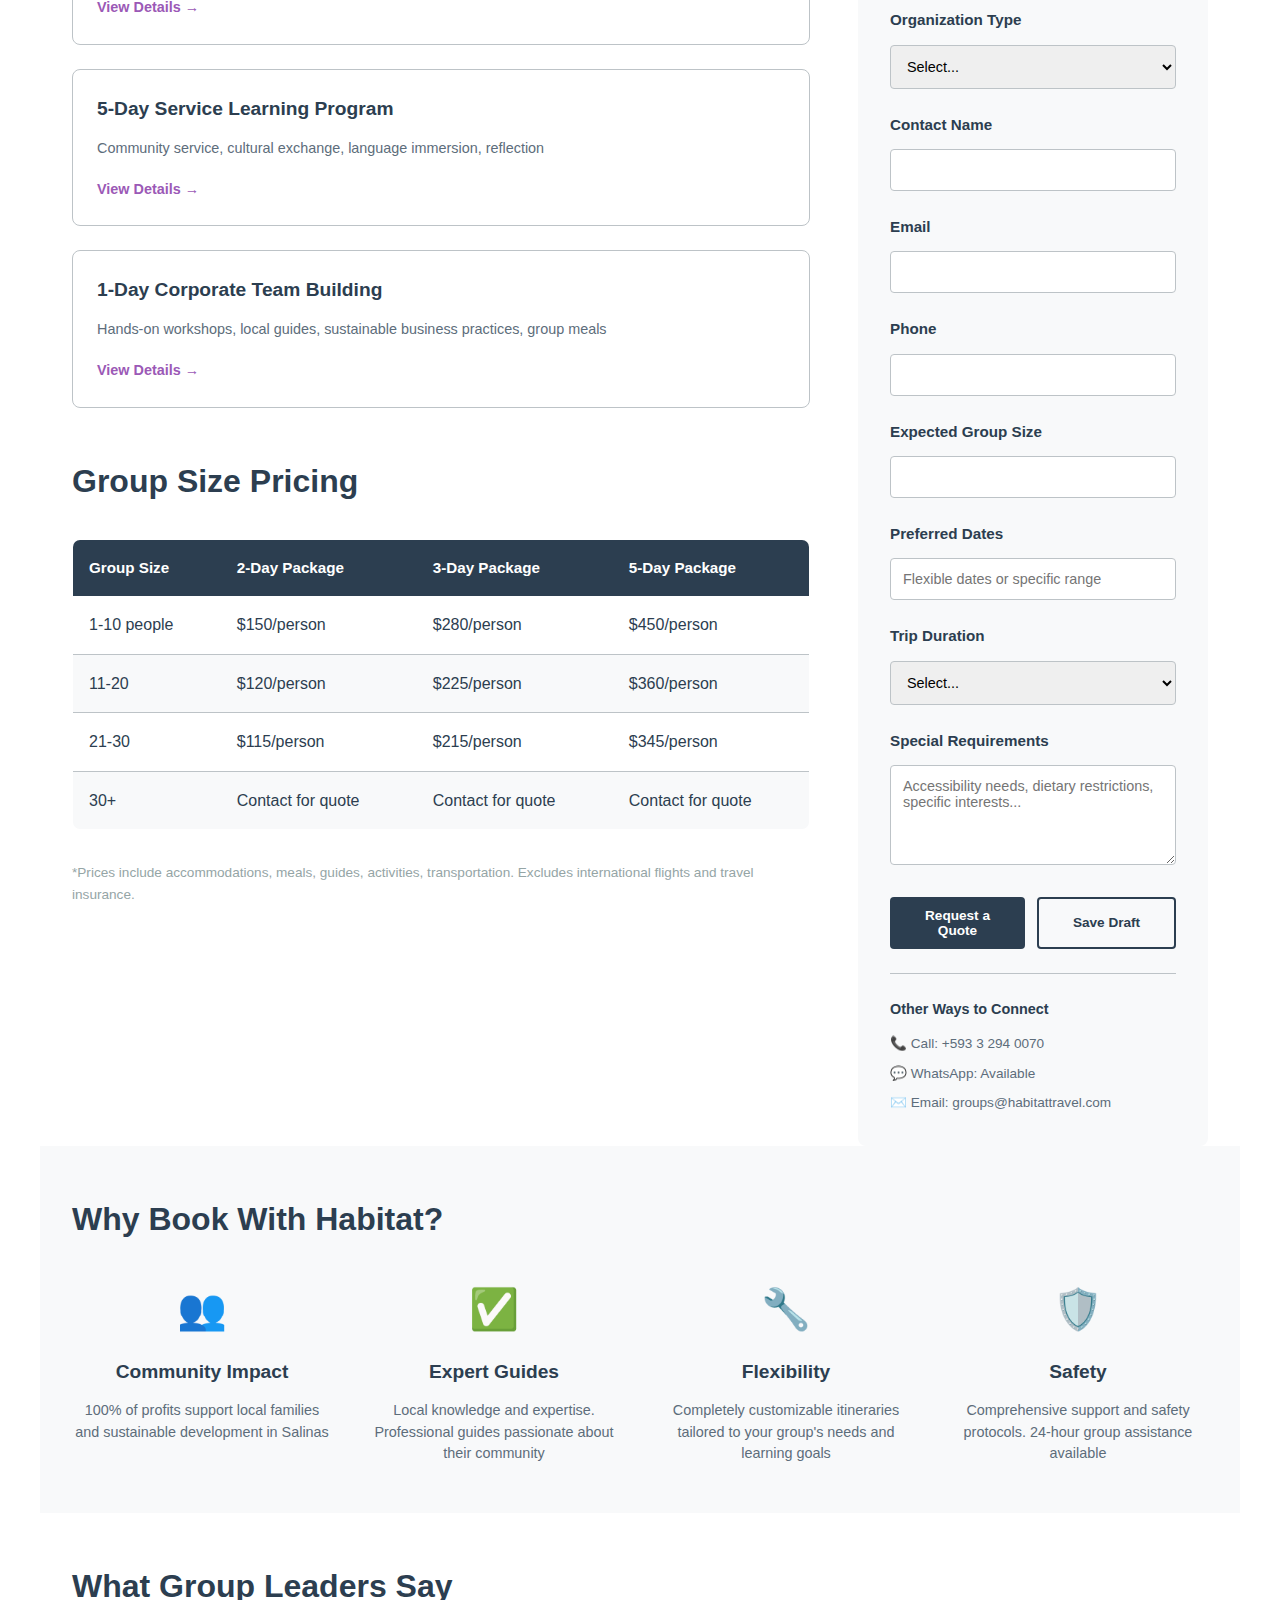
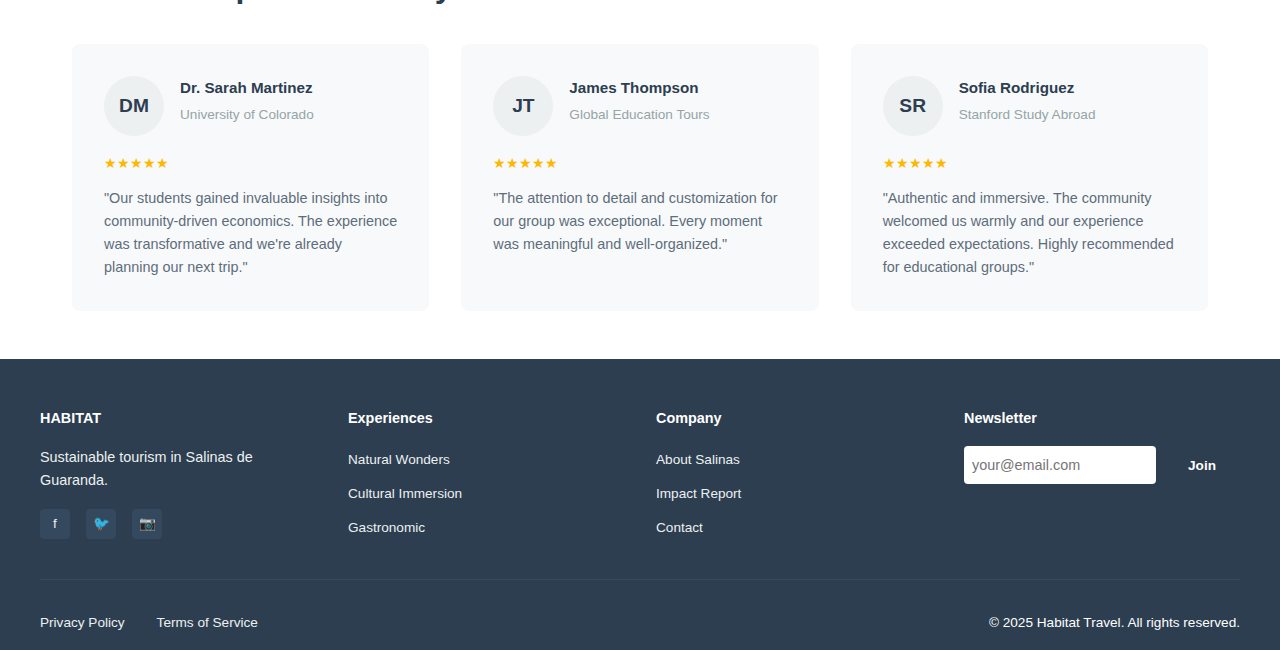
<file: group-booking.html>
<!DOCTYPE html>
<html lang="en">
<head>
    <meta charset="UTF-8">
    <meta name="viewport" content="width=device-width, initial-scale=1.0">
    <title>Group Booking - Salinas</title>
    <style>
        * {
            margin: 0;
            padding: 0;
            box-sizing: border-box;
        }

        :root {
            --dark-navy: #2C3E50;
            --dark-gray: #34495E;
            --medium-gray: #7F8C8D;
            --light-gray: #ECF0F1;
            --very-light-gray: #F8F9FA;
            --white: #FFFFFF;
            --accent-purple: #9B59B6;
            --accent-light-purple: #E8D5F2;
            --text-dark: #2C3E50;
            --text-medium: #5D6D7B;
            --text-light: #95A5A6;
            --border-color: #BDC3C7;
        }

        body {
            font-family: -apple-system, BlinkMacSystemFont, 'Segoe UI', 'Roboto', 'Oxygen', 'Ubuntu', 'Cantarell', sans-serif;
            color: var(--text-dark);
            line-height: 1.6;
            background-color: var(--white);
        }

        /* Header & Navigation */
        header {
            background: var(--white);
            padding: 1.5rem 2rem;
            border-bottom: 1px solid var(--border-color);
            position: sticky;
            top: 0;
            z-index: 100;
        }

        .header-content {
            max-width: 1200px;
            margin: 0 auto;
            display: flex;
            justify-content: space-between;
            align-items: center;
        }

        .logo {
            font-size: 0.9rem;
            color: var(--text-light);
            font-weight: 500;
            text-decoration: none;
        }

        nav {
            display: flex;
            gap: 2.5rem;
            align-items: center;
        }

        nav a {
            font-size: 0.85rem;
            color: var(--text-dark);
            text-decoration: none;
            font-weight: 500;
            transition: color 0.3s;
        }

        nav a:hover,
        nav a.active {
            color: var(--accent-purple);
        }

        .btn {
            display: inline-block;
            padding: 0.7rem 1.5rem;
            background: var(--dark-navy);
            color: var(--white);
            text-decoration: none;
            border-radius: 4px;
            font-weight: 600;
            font-size: 0.85rem;
            border: none;
            cursor: pointer;
            transition: background 0.3s;
        }

        .btn:hover {
            background: var(--dark-gray);
        }

        .btn-outline {
            background: transparent;
            border: 2px solid var(--dark-navy);
            color: var(--dark-navy);
        }

        .btn-outline:hover {
            background: var(--dark-navy);
            color: var(--white);
        }

        /* Hero Section */
        .hero-dark {
            background: var(--dark-navy);
            color: var(--white);
            padding: 5rem 2rem;
            text-align: center;
        }

        .hero-content {
            max-width: 700px;
            margin: 0 auto;
        }

        .hero-dark h1 {
            font-size: 2.5rem;
            margin-bottom: 1rem;
            font-weight: 700;
        }

        .hero-dark p {
            font-size: 1rem;
            color: var(--light-gray);
        }

        /* Main Sections */
        section {
            max-width: 1200px;
            margin: 0 auto;
            padding: 3rem 2rem;
        }

        section h2 {
            font-size: 2rem;
            color: var(--text-dark);
            margin-bottom: 2rem;
            font-weight: 700;
        }

        section h3 {
            font-size: 1.2rem;
            color: var(--text-dark);
            margin-bottom: 1.5rem;
            font-weight: 600;
        }

        /* How It Works */
        .steps-grid {
            display: grid;
            grid-template-columns: repeat(auto-fit, minmax(200px, 1fr));
            gap: 2rem;
        }

        .step {
            text-align: center;
        }

        .step-number {
            width: 80px;
            height: 80px;
            background: var(--dark-navy);
            color: var(--white);
            border-radius: 50%;
            display: flex;
            align-items: center;
            justify-content: center;
            font-size: 2rem;
            font-weight: 700;
            margin: 0 auto 1.5rem;
        }

        .step h3 {
            margin-bottom: 0.5rem;
        }

        .step p {
            color: var(--text-medium);
            font-size: 0.9rem;
            line-height: 1.5;
        }

        /* Customization Section */
        .customization-grid {
            display: grid;
            grid-template-columns: 1fr 1fr;
            gap: 2rem;
            margin-bottom: 2rem;
        }

        .form-group {
            margin-bottom: 1.5rem;
        }

        .form-group label {
            display: block;
            font-weight: 600;
            margin-bottom: 0.75rem;
            color: var(--text-dark);
            font-size: 0.95rem;
        }

        .checkbox-group,
        .radio-group {
            display: flex;
            flex-direction: column;
            gap: 0.75rem;
        }

        .checkbox-item,
        .radio-item {
            display: flex;
            gap: 0.5rem;
        }

        .checkbox-item input,
        .radio-item input {
            width: 18px;
            height: 18px;
            cursor: pointer;
        }

        .checkbox-item label,
        .radio-item label {
            font-weight: normal;
            margin: 0;
            cursor: pointer;
            font-size: 0.9rem;
            color: var(--text-medium);
        }

        input[type="text"],
        input[type="email"],
        input[type="number"],
        select,
        textarea {
            width: 100%;
            padding: 0.75rem;
            border: 1px solid var(--border-color);
            border-radius: 4px;
            font-size: 0.9rem;
            font-family: inherit;
        }

        textarea {
            resize: vertical;
            min-height: 100px;
        }

        /* Sidebar Form */
        .sidebar-form {
            background: var(--very-light-gray);
            padding: 2rem;
            border-radius: 8px;
            position: sticky;
            top: 100px;
            height: fit-content;
        }

        .form-section {
            margin-bottom: 2rem;
        }

        .form-section:last-child {
            margin-bottom: 0;
        }

        .sidebar-form h3 {
            margin-bottom: 1rem;
            font-size: 1rem;
        }

        .info-box {
            background: var(--accent-light-purple);
            padding: 1rem;
            border-radius: 4px;
            margin-bottom: 1.5rem;
            font-size: 0.9rem;
            color: var(--text-dark);
        }

        .info-box strong {
            display: block;
            margin-bottom: 0.5rem;
        }

        /* Itineraries */
        .itinerary-card {
            border: 1px solid var(--border-color);
            padding: 1.5rem;
            border-radius: 8px;
            margin-bottom: 1.5rem;
        }

        .itinerary-card h3 {
            margin: 0 0 0.75rem;
            margin-top: 0;
        }

        .itinerary-card p {
            color: var(--text-medium);
            font-size: 0.9rem;
            margin-bottom: 1rem;
        }

        .itinerary-btn {
            color: var(--accent-purple);
            text-decoration: none;
            font-weight: 600;
            cursor: pointer;
            border: none;
            background: none;
            padding: 0;
            font-size: 0.9rem;
        }

        /* Pricing Table */
        .pricing-table {
            width: 100%;
            border-collapse: collapse;
            border: 1px solid var(--border-color);
            border-radius: 8px;
            overflow: hidden;
            margin-bottom: 2rem;
        }

        .pricing-table th {
            background: var(--dark-navy);
            color: var(--white);
            padding: 1rem;
            text-align: left;
            font-weight: 600;
            font-size: 0.95rem;
        }

        .pricing-table td {
            padding: 1rem;
            border-bottom: 1px solid var(--border-color);
        }

        .pricing-table tr:last-child td {
            border-bottom: none;
        }

        .pricing-table tr:nth-child(even) {
            background: var(--very-light-gray);
        }

        .pricing-note {
            font-size: 0.85rem;
            color: var(--text-light);
            margin-top: 1rem;
        }

        /* Why Book */
        .features-grid {
            display: grid;
            grid-template-columns: repeat(auto-fit, minmax(250px, 1fr));
            gap: 2rem;
        }

        .feature-card {
            text-align: center;
        }

        .feature-icon {
            font-size: 2.5rem;
            margin-bottom: 1rem;
        }

        .feature-card h3 {
            margin-bottom: 0.75rem;
        }

        .feature-card p {
            color: var(--text-medium);
            font-size: 0.9rem;
            line-height: 1.5;
        }

        /* Testimonials */
        .testimonials-grid {
            display: grid;
            grid-template-columns: repeat(auto-fit, minmax(300px, 1fr));
            gap: 2rem;
        }

        .testimonial-card {
            background: var(--very-light-gray);
            padding: 2rem;
            border-radius: 8px;
        }

        .testimonial-header {
            display: flex;
            gap: 1rem;
            margin-bottom: 1rem;
        }

        .testimonial-avatar {
            width: 60px;
            height: 60px;
            background: var(--light-gray);
            border-radius: 50%;
            display: flex;
            align-items: center;
            justify-content: center;
            font-weight: 600;
            color: var(--text-dark);
            font-size: 1.2rem;
        }

        .testimonial-info h4 {
            margin: 0 0 0.25rem;
            color: var(--text-dark);
            font-size: 0.95rem;
        }

        .testimonial-info p {
            margin: 0;
            color: var(--text-light);
            font-size: 0.85rem;
        }

        .testimonial-text {
            color: var(--text-medium);
            font-size: 0.9rem;
            line-height: 1.6;
        }

        .testimonial-stars {
            color: #FFB800;
            margin-bottom: 0.75rem;
            font-size: 0.9rem;
        }

        /* Footer */
        footer {
            background: var(--dark-navy);
            color: var(--white);
            padding: 3rem 2rem 1rem;
        }

        .footer-content {
            max-width: 1200px;
            margin: 0 auto;
            display: grid;
            grid-template-columns: repeat(4, 1fr);
            gap: 2rem;
            margin-bottom: 2rem;
        }

        .footer-section h4 {
            font-weight: 600;
            margin-bottom: 1rem;
            font-size: 0.9rem;
        }

        .footer-section ul {
            list-style: none;
        }

        .footer-section li {
            margin-bottom: 0.5rem;
        }

        .footer-section a {
            color: var(--light-gray);
            text-decoration: none;
            font-size: 0.85rem;
            transition: color 0.3s;
        }

        .footer-section a:hover {
            color: var(--white);
        }

        .footer-social {
            display: flex;
            gap: 1rem;
            margin-top: 1rem;
        }

        .footer-social a {
            display: inline-block;
            width: 30px;
            height: 30px;
            background: var(--dark-gray);
            border-radius: 4px;
            display: flex;
            align-items: center;
            justify-content: center;
            transition: background 0.3s;
        }

        .footer-social a:hover {
            background: var(--accent-purple);
        }

        .footer-bottom {
            border-top: 1px solid var(--dark-gray);
            padding-top: 2rem;
            display: flex;
            justify-content: space-between;
            align-items: center;
            max-width: 1200px;
            margin: 0 auto;
            font-size: 0.85rem;
        }

        .footer-bottom-links {
            display: flex;
            gap: 2rem;
        }

        .footer-bottom a {
            color: var(--light-gray);
            text-decoration: none;
            transition: color 0.3s;
        }

        .footer-bottom a:hover {
            color: var(--white);
        }

        @media (max-width: 768px) {
            .customization-grid,
            .features-grid,
            .testimonials-grid,
            .steps-grid {
                grid-template-columns: 1fr;
            }

            .pricing-table {
                font-size: 0.85rem;
            }

            .pricing-table th,
            .pricing-table td {
                padding: 0.75rem;
            }

            .footer-content {
                grid-template-columns: repeat(2, 1fr);
            }
        }
    </style>
</head>
<body data-page="booking">
    <div id="header"></div>

    <!-- Hero -->
    <div class="hero-dark">
        <div class="hero-content">
            <h1>Create Your Perfect Group Experience in Salinas</h1>
            <p>Custom itineraries designed for universities, schools, and organizations</p>
        </div>
    </div>

    <!-- How It Works -->
    <section>
        <h2>How It Works</h2>
        <div class="steps-grid">
            <div class="step">
                <div class="step-number">1</div>
                <h3>Tell Us</h3>
                <p>Share your group details and educational goals</p>
            </div>

            <div class="step">
                <div class="step-number">2</div>
                <h3>We Design</h3>
                <p>Custom itinerary tailored to your needs</p>
            </div>

            <div class="step">
                <div class="step-number">3</div>
                <h3>You Approve</h3>
                <p>Review itinerary and provide feedback</p>
            </div>

            <div class="step">
                <div class="step-number">4</div>
                <h3>Experience</h3>
                <p>Enjoy your transformative group trip</p>
            </div>
        </div>
    </section>

    <!-- Customization -->
    <section>
        <h2>Customization Options</h2>
        <div class="customization-grid">
            <!-- Left Column -->
            <div>
                <div class="form-group">
                    <label>Experience Focus: <span style="color: #999;">* Select all that apply</span></label>
                    <div class="checkbox-group">
                        <div class="checkbox-item">
                            <input type="checkbox" id="exp1">
                            <label for="exp1">Cultural immersion</label>
                        </div>
                        <div class="checkbox-item">
                            <input type="checkbox" id="exp2">
                            <label for="exp2">Environmental education</label>
                        </div>
                        <div class="checkbox-item">
                            <input type="checkbox" id="exp3">
                            <label for="exp3">Sustainable development</label>
                        </div>
                        <div class="checkbox-item">
                            <input type="checkbox" id="exp4">
                            <label for="exp4">Cooperative economics</label>
                        </div>
                        <div class="checkbox-item">
                            <input type="checkbox" id="exp5">
                            <label for="exp5">Agricultural practices</label>
                        </div>
                        <div class="checkbox-item">
                            <input type="checkbox" id="exp6">
                            <label for="exp6">Community service</label>
                        </div>
                    </div>
                </div>

                <div class="form-group">
                    <label>Activity Level: <span style="color: #999;">* Select one</span></label>
                    <div class="radio-group">
                        <div class="radio-item">
                            <input type="radio" name="activity" id="act1">
                            <label for="act1">Light (cultural only, walking)</label>
                        </div>
                        <div class="radio-item">
                            <input type="radio" name="activity" id="act2">
                            <label for="act2">Moderate (mix of activities)</label>
                        </div>
                        <div class="radio-item">
                            <input type="radio" name="activity" id="act3">
                            <label for="act3">Active (hiking, physical activities)</label>
                        </div>
                    </div>
                </div>
            </div>

            <!-- Right Column -->
            <div>
                <div class="form-group">
                    <label>Duration Options: <span style="color: #999;">* Select one</span></label>
                    <div class="radio-group">
                        <div class="radio-item">
                            <input type="radio" name="duration" id="dur1">
                            <label for="dur1">1 day / 1 night</label>
                        </div>
                        <div class="radio-item">
                            <input type="radio" name="duration" id="dur2">
                            <label for="dur2">2 days / 2 nights</label>
                        </div>
                        <div class="radio-item">
                            <input type="radio" name="duration" id="dur3">
                            <label for="dur3">3 days / 3 nights</label>
                        </div>
                        <div class="radio-item">
                            <input type="radio" name="duration" id="dur4">
                            <label for="dur4">4+ days (custom)</label>
                        </div>
                    </div>
                </div>

                <div class="form-group">
                    <label>Accommodation: <span style="color: #999;">* Select one</span></label>
                    <div class="radio-group">
                        <div class="radio-item">
                            <input type="radio" name="accommodation" id="acc1">
                            <label for="acc1">Shared dorm rooms, budget</label>
                        </div>
                        <div class="radio-item">
                            <input type="radio" name="accommodation" id="acc2">
                            <label for="acc2">Hotel-style rooms, comfort</label>
                        </div>
                        <div class="radio-item">
                            <input type="radio" name="accommodation" id="acc3">
                            <label for="acc3">Eco-lodge experiences</label>
                        </div>
                        <div class="radio-item">
                            <input type="radio" name="accommodation" id="acc4">
                            <label for="acc4">Mix of options</label>
                        </div>
                    </div>
                </div>
            </div>
        </div>
    </section>

    <!-- Main Content with Sidebar -->
    <section style="padding: 0 2rem; max-width: 1200px; margin: 0 auto;">
        <div style="display: grid; grid-template-columns: 1fr 350px; gap: 3rem;">
            <!-- Main Content -->
            <div>
                <!-- Sample Itineraries -->
                <h2>Sample Itineraries</h2>

                <div class="itinerary-card">
                    <h3>3-Day University Cultural Immersion</h3>
                    <p>Cooperative economics, cheese factory, textile workshops, community service with local families</p>
                    <button class="itinerary-btn">View Details →</button>
                </div>

                <div class="itinerary-card">
                    <h3>5-Day Service Learning Program</h3>
                    <p>Community service, cultural exchange, language immersion, reflection</p>
                    <button class="itinerary-btn">View Details →</button>
                </div>

                <div class="itinerary-card">
                    <h3>1-Day Corporate Team Building</h3>
                    <p>Hands-on workshops, local guides, sustainable business practices, group meals</p>
                    <button class="itinerary-btn">View Details →</button>
                </div>

                <!-- Group Size Pricing -->
                <h2 style="margin-top: 3rem;">Group Size Pricing</h2>
                <table class="pricing-table">
                    <thead>
                        <tr>
                            <th>Group Size</th>
                            <th>2-Day Package</th>
                            <th>3-Day Package</th>
                            <th>5-Day Package</th>
                        </tr>
                    </thead>
                    <tbody>
                        <tr>
                            <td>1-10 people</td>
                            <td>$150/person</td>
                            <td>$280/person</td>
                            <td>$450/person</td>
                        </tr>
                        <tr>
                            <td>11-20</td>
                            <td>$120/person</td>
                            <td>$225/person</td>
                            <td>$360/person</td>
                        </tr>
                        <tr>
                            <td>21-30</td>
                            <td>$115/person</td>
                            <td>$215/person</td>
                            <td>$345/person</td>
                        </tr>
                        <tr>
                            <td>30+</td>
                            <td>Contact for quote</td>
                            <td>Contact for quote</td>
                            <td>Contact for quote</td>
                        </tr>
                    </tbody>
                </table>
                <p class="pricing-note">*Prices include accommodations, meals, guides, activities, transportation. Excludes international flights and travel insurance.</p>
            </div>

            <!-- Sidebar Form -->
            <aside class="sidebar-form">
                <h3 style="margin-top: 0;">Request a Quote</h3>

                <div class="info-box">
                    ⚡ 24-hour Response Guarantee
                    <span style="display: block; font-weight: normal; font-size: 0.85rem; margin-top: 0.5rem;">We'll respond to your inquiry within 24 hours</span>
                </div>

                <form>
                    <div class="form-group">
                        <label for="org-type">Organization Type</label>
                        <select id="org-type" required>
                            <option value="">Select...</option>
                            <option value="university">University</option>
                            <option value="school">School</option>
                            <option value="corporation">Corporation</option>
                            <option value="ngo">NGO</option>
                            <option value="other">Other</option>
                        </select>
                    </div>

                    <div class="form-group">
                        <label for="contact">Contact Name</label>
                        <input type="text" id="contact" required>
                    </div>

                    <div class="form-group">
                        <label for="email">Email</label>
                        <input type="email" id="email" required>
                    </div>

                    <div class="form-group">
                        <label for="phone">Phone</label>
                        <input type="text" id="phone">
                    </div>

                    <div class="form-group">
                        <label for="group-size">Expected Group Size</label>
                        <input type="number" id="group-size" min="1">
                    </div>

                    <div class="form-group">
                        <label for="dates">Preferred Dates</label>
                        <input type="text" id="dates" placeholder="Flexible dates or specific range">
                    </div>

                    <div class="form-group">
                        <label for="trip-length">Trip Duration</label>
                        <select id="trip-length">
                            <option value="">Select...</option>
                            <option value="1">1 day</option>
                            <option value="2">2 days</option>
                            <option value="3">3 days</option>
                            <option value="5">5 days</option>
                            <option value="custom">Custom length</option>
                        </select>
                    </div>

                    <div class="form-group">
                        <label for="preferences">Special Requirements</label>
                        <textarea id="preferences" placeholder="Accessibility needs, dietary restrictions, specific interests..."></textarea>
                    </div>

                    <div style="display: flex; gap: 0.75rem;">
                        <button type="submit" class="btn" style="flex: 1;">Request a Quote</button>
                        <button type="button" class="btn btn-outline" style="flex: 1;">Save Draft</button>
                    </div>
                </form>

                <div style="margin-top: 1.5rem; padding-top: 1.5rem; border-top: 1px solid var(--border-color);">
                    <h4 style="font-size: 0.9rem; margin-bottom: 0.75rem;">Other Ways to Connect</h4>
                    <p style="font-size: 0.85rem; color: var(--text-medium); margin-bottom: 0.5rem;">📞 Call: +593 3 294 0070</p>
                    <p style="font-size: 0.85rem; color: var(--text-medium); margin-bottom: 0.5rem;">💬 WhatsApp: Available</p>
                    <p style="font-size: 0.85rem; color: var(--text-medium);">✉️ Email: groups@habitattravel.com</p>
                </div>
            </aside>
        </div>
    </section>

    <!-- Why Book With Habitat -->
    <section style="background: var(--very-light-gray);">
        <h2>Why Book With Habitat?</h2>
        <div class="features-grid">
            <div class="feature-card">
                <div class="feature-icon">👥</div>
                <h3>Community Impact</h3>
                <p>100% of profits support local families and sustainable development in Salinas</p>
            </div>

            <div class="feature-card">
                <div class="feature-icon">✅</div>
                <h3>Expert Guides</h3>
                <p>Local knowledge and expertise. Professional guides passionate about their community</p>
            </div>

            <div class="feature-card">
                <div class="feature-icon">🔧</div>
                <h3>Flexibility</h3>
                <p>Completely customizable itineraries tailored to your group's needs and learning goals</p>
            </div>

            <div class="feature-card">
                <div class="feature-icon">🛡️</div>
                <h3>Safety</h3>
                <p>Comprehensive support and safety protocols. 24-hour group assistance available</p>
            </div>
        </div>
    </section>

    <!-- Testimonials -->
    <section>
        <h2>What Group Leaders Say</h2>
        <div class="testimonials-grid">
            <div class="testimonial-card">
                <div class="testimonial-header">
                    <div class="testimonial-avatar">DM</div>
                    <div class="testimonial-info">
                        <h4>Dr. Sarah Martinez</h4>
                        <p>University of Colorado</p>
                    </div>
                </div>
                <div class="testimonial-stars">★★★★★</div>
                <p class="testimonial-text">"Our students gained invaluable insights into community-driven economics. The experience was transformative and we're already planning our next trip."</p>
            </div>

            <div class="testimonial-card">
                <div class="testimonial-header">
                    <div class="testimonial-avatar">JT</div>
                    <div class="testimonial-info">
                        <h4>James Thompson</h4>
                        <p>Global Education Tours</p>
                    </div>
                </div>
                <div class="testimonial-stars">★★★★★</div>
                <p class="testimonial-text">"The attention to detail and customization for our group was exceptional. Every moment was meaningful and well-organized."</p>
            </div>

            <div class="testimonial-card">
                <div class="testimonial-header">
                    <div class="testimonial-avatar">SR</div>
                    <div class="testimonial-info">
                        <h4>Sofia Rodriguez</h4>
                        <p>Stanford Study Abroad</p>
                    </div>
                </div>
                <div class="testimonial-stars">★★★★★</div>
                <p class="testimonial-text">"Authentic and immersive. The community welcomed us warmly and our experience exceeded expectations. Highly recommended for educational groups."</p>
            </div>
        </div>
    </section>

    <div id="footer"></div>

    <script>
        // Load header and footer
        fetch('header.html').then(r => r.text()).then(html => {
            document.getElementById('header').innerHTML = html;
            setActiveNav();
        });
        fetch('footer.html').then(r => r.text()).then(html => {
            document.getElementById('footer').innerHTML = html;
        });

        // Set active nav link based on data-page attribute
        function setActiveNav() {
            const currentPage = document.body.dataset.page;
            document.querySelectorAll('nav a[data-page]').forEach(link => {
                if (link.dataset.page === currentPage) {
                    link.classList.add('active');
                } else {
                    link.classList.remove('active');
                }
            });
        }
    </script>
</body>
</html>
</file>
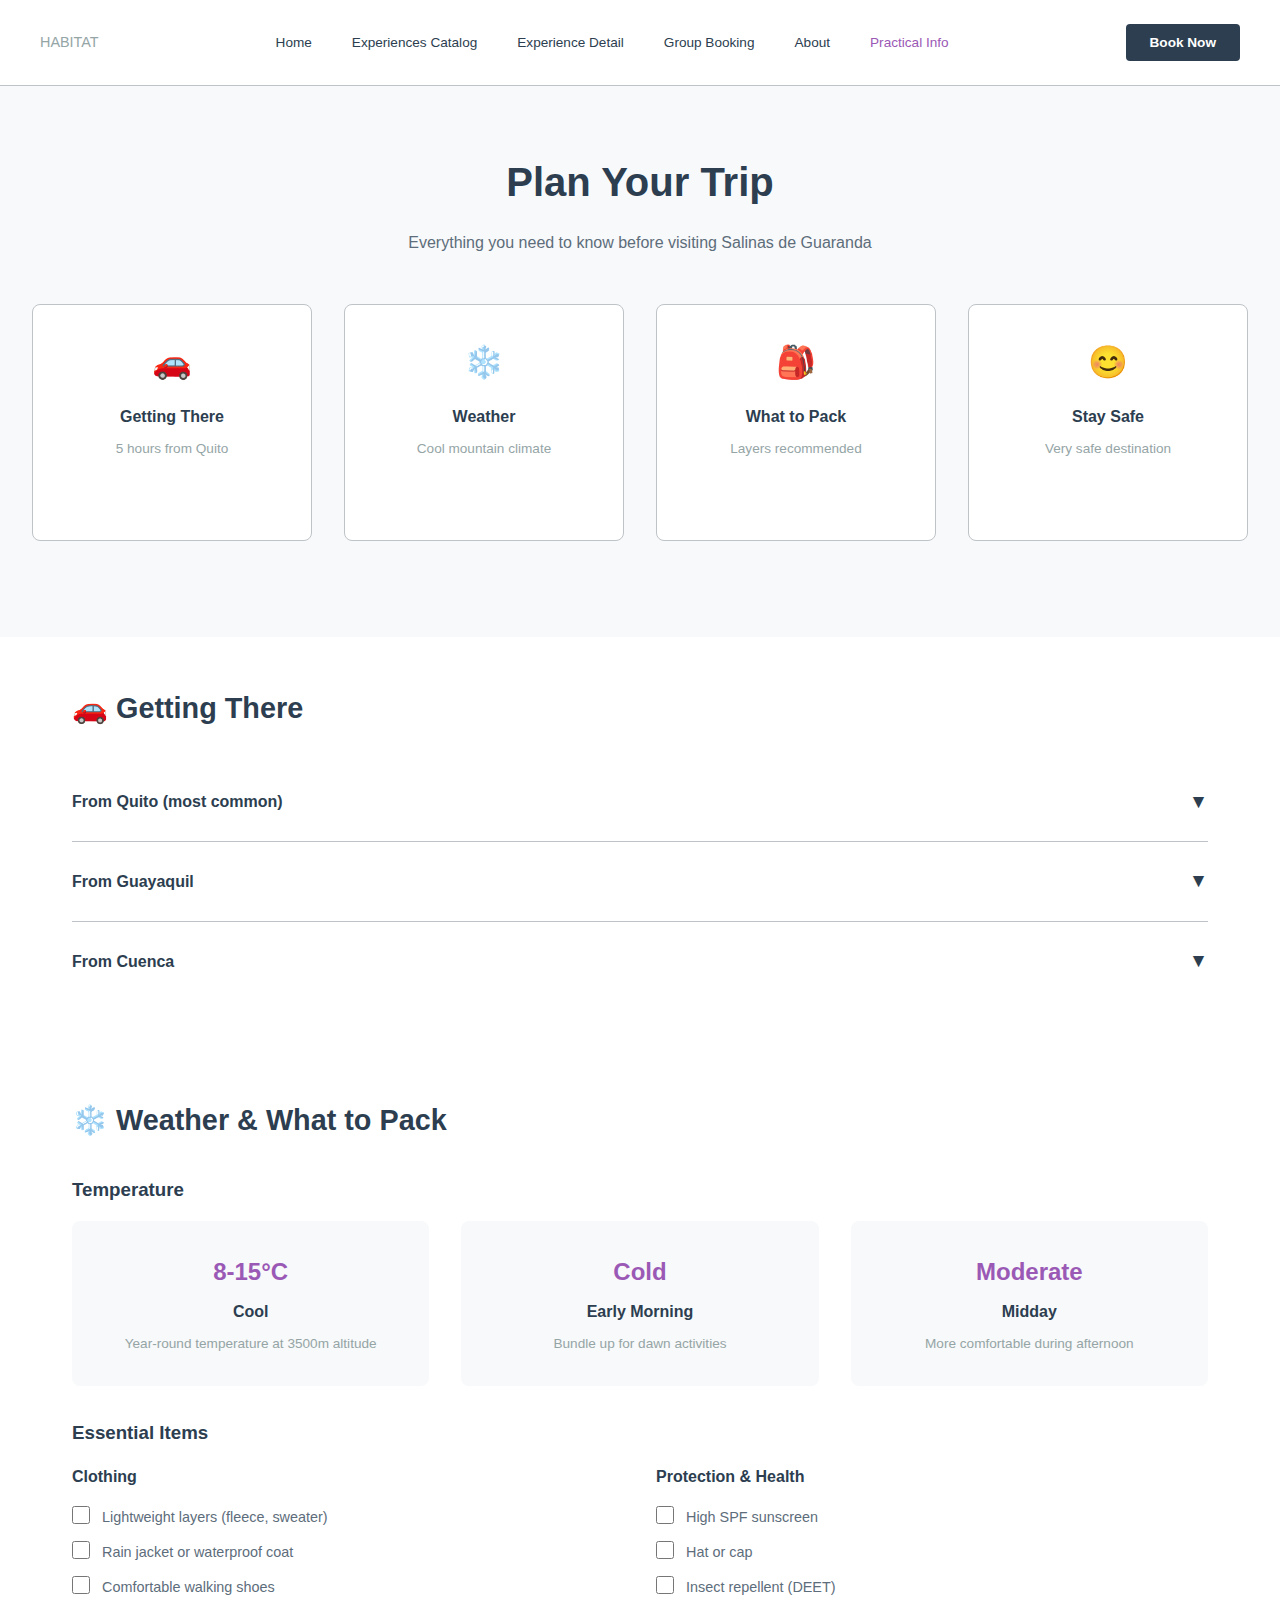
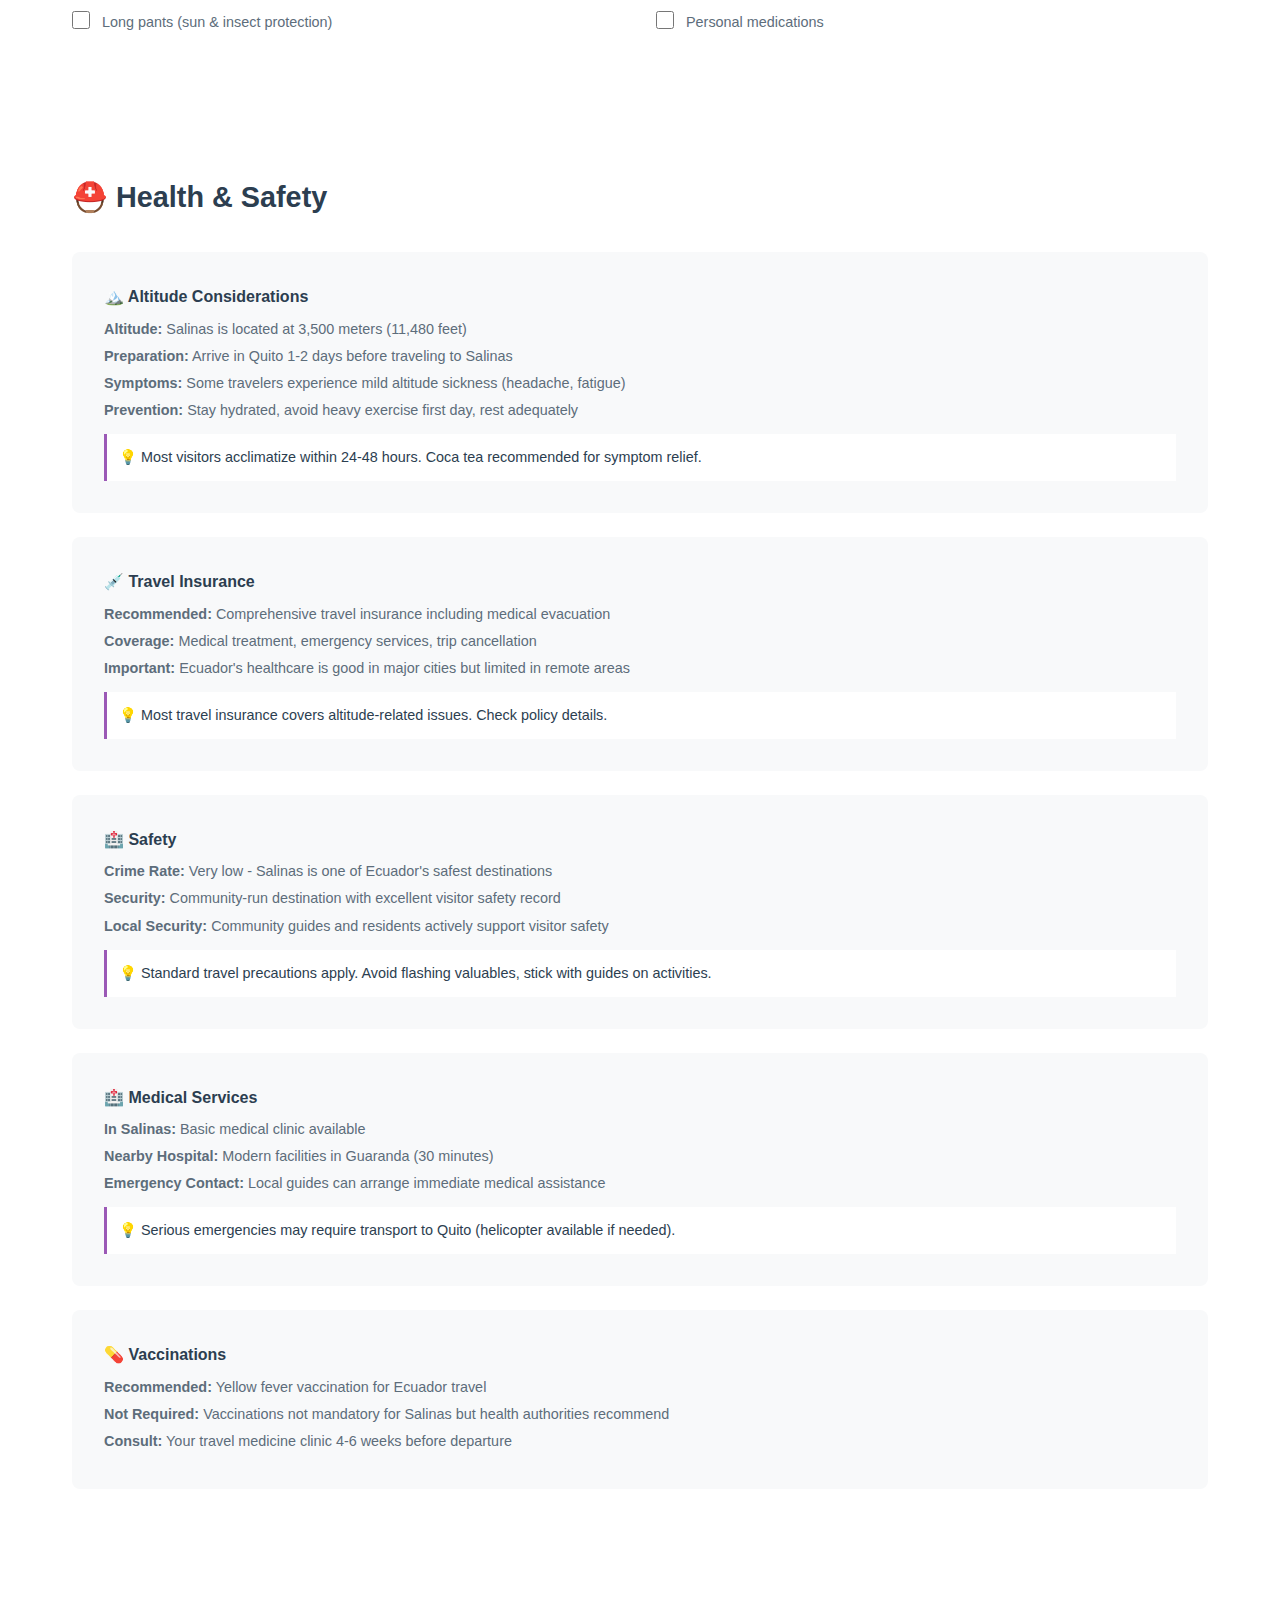
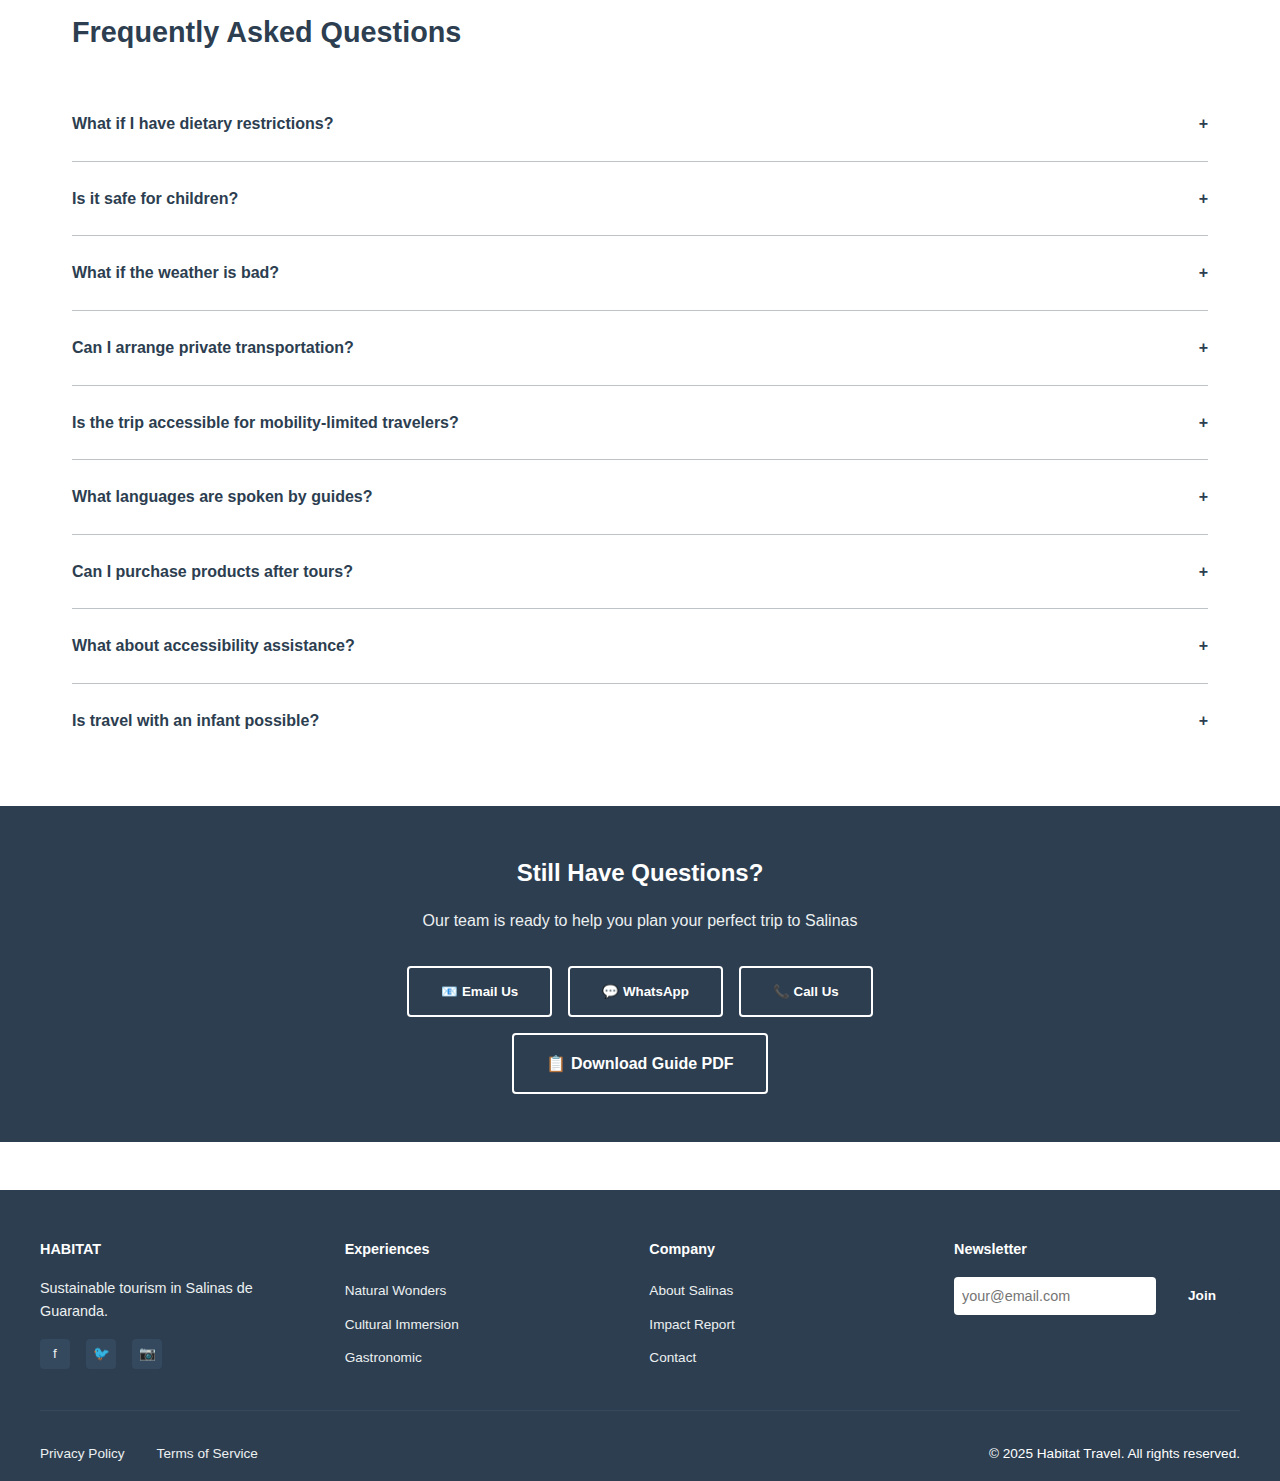
<file: practical-info.html>
<!DOCTYPE html>
<html lang="en">
<head>
    <meta charset="UTF-8">
    <meta name="viewport" content="width=device-width, initial-scale=1.0">
    <title>Practical Info - Plan Your Trip to Salinas</title>
    <style>
        * {
            margin: 0;
            padding: 0;
            box-sizing: border-box;
        }

        :root {
            --dark-navy: #2C3E50;
            --dark-gray: #34495E;
            --medium-gray: #7F8C8D;
            --light-gray: #ECF0F1;
            --very-light-gray: #F8F9FA;
            --white: #FFFFFF;
            --accent-purple: #9B59B6;
            --accent-light-purple: #E8D5F2;
            --text-dark: #2C3E50;
            --text-medium: #5D6D7B;
            --text-light: #95A5A6;
            --border-color: #BDC3C7;
        }

        body {
            font-family: -apple-system, BlinkMacSystemFont, 'Segoe UI', 'Roboto', 'Oxygen', 'Ubuntu', 'Cantarell', sans-serif;
            color: var(--text-dark);
            line-height: 1.6;
            background-color: var(--white);
        }

        /* Header & Navigation */
        header {
            background: var(--white);
            padding: 1.5rem 2rem;
            border-bottom: 1px solid var(--border-color);
            position: sticky;
            top: 0;
            z-index: 100;
        }

        .header-content {
            max-width: 1200px;
            margin: 0 auto;
            display: flex;
            justify-content: space-between;
            align-items: center;
        }

        .logo {
            font-size: 0.9rem;
            color: var(--text-light);
            font-weight: 500;
            text-decoration: none;
        }

        nav {
            display: flex;
            gap: 2.5rem;
            align-items: center;
        }

        nav a {
            font-size: 0.85rem;
            color: var(--text-dark);
            text-decoration: none;
            font-weight: 500;
            transition: color 0.3s;
        }

        nav a:hover,
        nav a.active {
            color: var(--accent-purple);
        }

        .btn {
            display: inline-block;
            padding: 0.7rem 1.5rem;
            background: var(--dark-navy);
            color: var(--white);
            text-decoration: none;
            border-radius: 4px;
            font-weight: 600;
            font-size: 0.85rem;
            border: none;
            cursor: pointer;
            transition: background 0.3s;
        }

        .btn:hover {
            background: var(--dark-gray);
        }

        /* Hero Section */
        .hero {
            background: var(--very-light-gray);
            padding: 4rem 2rem;
            text-align: center;
        }

        .hero-content {
            max-width: 700px;
            margin: 0 auto;
        }

        .hero h1 {
            font-size: 2.5rem;
            color: var(--text-dark);
            margin-bottom: 1rem;
            font-weight: 700;
        }

        .hero p {
            font-size: 1rem;
            color: var(--text-medium);
            margin-bottom: 3rem;
        }

        /* Info Cards */
        .info-cards {
            display: grid;
            grid-template-columns: repeat(auto-fit, minmax(220px, 1fr));
            gap: 2rem;
            margin-bottom: 2rem;
        }

        .info-card {
            background: var(--white);
            border: 1px solid var(--border-color);
            border-radius: 8px;
            padding: 2rem;
            text-align: center;
        }

        .info-card-icon {
            font-size: 2rem;
            margin-bottom: 1rem;
        }

        .info-card h3 {
            font-size: 1rem;
            color: var(--text-dark);
            margin-bottom: 0.5rem;
            font-weight: 600;
        }

        .info-card p {
            font-size: 0.85rem;
            color: var(--text-light);
        }

        /* Main Content */
        section {
            max-width: 1200px;
            margin: 0 auto;
            padding: 3rem 2rem;
        }

        section h2 {
            font-size: 1.8rem;
            color: var(--text-dark);
            margin-bottom: 2rem;
            font-weight: 700;
            display: flex;
            align-items: center;
            gap: 0.75rem;
        }

        /* Expandable Sections */
        .expandable-item {
            border-bottom: 1px solid var(--border-color);
            padding: 1.5rem 0;
        }

        .expandable-item:last-child {
            border-bottom: none;
        }

        .expandable-header {
            display: flex;
            justify-content: space-between;
            align-items: center;
            cursor: pointer;
            font-weight: 600;
            color: var(--text-dark);
        }

        .expandable-header:hover {
            color: var(--accent-purple);
        }

        .toggle-icon {
            font-size: 1.2rem;
            transition: transform 0.3s;
        }

        .toggle-icon.open {
            transform: rotate(180deg);
        }

        .expandable-content {
            display: none;
            margin-top: 1rem;
        }

        .expandable-content.open {
            display: block;
        }

        .expandable-content p {
            color: var(--text-medium);
            font-size: 0.95rem;
            margin-bottom: 0.5rem;
            line-height: 1.6;
        }

        /* Weather Grid */
        .weather-grid {
            display: grid;
            grid-template-columns: repeat(auto-fit, minmax(200px, 1fr));
            gap: 2rem;
            margin-bottom: 2rem;
        }

        .weather-item {
            background: var(--very-light-gray);
            padding: 2rem;
            border-radius: 8px;
            text-align: center;
        }

        .weather-item h3 {
            font-size: 1rem;
            color: var(--text-dark);
            margin-bottom: 0.5rem;
            font-weight: 600;
        }

        .weather-temp {
            font-size: 1.5rem;
            color: var(--accent-purple);
            font-weight: 700;
            margin-bottom: 0.5rem;
        }

        .weather-item p {
            color: var(--text-light);
            font-size: 0.85rem;
        }

        /* Checklist */
        .checklist {
            display: grid;
            grid-template-columns: repeat(auto-fit, minmax(250px, 1fr));
            gap: 2rem;
            margin-bottom: 2rem;
        }

        .checklist-column h3 {
            font-size: 1rem;
            color: var(--text-dark);
            margin-bottom: 1rem;
            font-weight: 600;
        }

        .checklist-item {
            display: flex;
            gap: 0.75rem;
            margin-bottom: 0.75rem;
        }

        .checklist-item input {
            width: 18px;
            height: 18px;
            flex-shrink: 0;
            cursor: pointer;
        }

        .checklist-item label {
            font-size: 0.9rem;
            color: var(--text-medium);
            cursor: pointer;
        }

        /* Health Section */
        .health-item {
            background: var(--very-light-gray);
            padding: 2rem;
            margin-bottom: 1.5rem;
            border-radius: 8px;
        }

        .health-item h3 {
            font-size: 1rem;
            color: var(--text-dark);
            margin-bottom: 0.5rem;
            font-weight: 600;
            display: flex;
            align-items: center;
            gap: 0.5rem;
        }

        .health-item p {
            color: var(--text-medium);
            font-size: 0.9rem;
            margin-bottom: 0.25rem;
        }

        .health-highlight {
            background: var(--white);
            padding: 0.75rem;
            border-left: 3px solid var(--accent-purple);
            margin-top: 0.75rem;
            font-size: 0.9rem;
            color: var(--text-dark);
        }

        /* FAQ */
        .faq-item {
            border-bottom: 1px solid var(--border-color);
            padding: 1.5rem 0;
        }

        .faq-item:last-child {
            border-bottom: none;
        }

        .faq-question {
            font-weight: 600;
            cursor: pointer;
            display: flex;
            justify-content: space-between;
            align-items: center;
            color: var(--text-dark);
        }

        .faq-question:hover {
            color: var(--accent-purple);
        }

        .faq-answer {
            margin-top: 1rem;
            color: var(--text-medium);
            font-size: 0.95rem;
            display: none;
            line-height: 1.6;
        }

        .faq-answer.open {
            display: block;
        }

        /* CTA Section */
        .cta-section {
            background: var(--dark-navy);
            color: var(--white);
            padding: 3rem 2rem;
            text-align: center;
            margin-bottom: 3rem;
        }

        .cta-content {
            max-width: 700px;
            margin: 0 auto;
        }

        .cta-content h2 {
            color: var(--white);
            margin-bottom: 1rem;
        }

        .cta-content p {
            color: var(--light-gray);
            margin-bottom: 2rem;
        }

        .cta-buttons {
            display: flex;
            gap: 1rem;
            flex-wrap: wrap;
            justify-content: center;
        }

        .cta-btn {
            padding: 1rem 2rem;
            border: 2px solid var(--white);
            background: transparent;
            color: var(--white);
            text-decoration: none;
            border-radius: 4px;
            font-weight: 600;
            cursor: pointer;
            transition: all 0.3s;
        }

        .cta-btn:hover {
            background: var(--white);
            color: var(--dark-navy);
        }

        /* Footer */
        footer {
            background: var(--dark-navy);
            color: var(--white);
            padding: 3rem 2rem 1rem;
        }

        .footer-content {
            max-width: 1200px;
            margin: 0 auto;
            display: grid;
            grid-template-columns: repeat(4, 1fr);
            gap: 2rem;
            margin-bottom: 2rem;
        }

        .footer-section h4 {
            font-weight: 600;
            margin-bottom: 1rem;
            font-size: 0.9rem;
        }

        .footer-section ul {
            list-style: none;
        }

        .footer-section li {
            margin-bottom: 0.5rem;
        }

        .footer-section a {
            color: var(--light-gray);
            text-decoration: none;
            font-size: 0.85rem;
            transition: color 0.3s;
        }

        .footer-section a:hover {
            color: var(--white);
        }

        .footer-social {
            display: flex;
            gap: 1rem;
            margin-top: 1rem;
        }

        .footer-social a {
            display: inline-block;
            width: 30px;
            height: 30px;
            background: var(--dark-gray);
            border-radius: 4px;
            display: flex;
            align-items: center;
            justify-content: center;
            transition: background 0.3s;
        }

        .footer-social a:hover {
            background: var(--accent-purple);
        }

        .footer-bottom {
            border-top: 1px solid var(--dark-gray);
            padding-top: 2rem;
            display: flex;
            justify-content: space-between;
            align-items: center;
            max-width: 1200px;
            margin: 0 auto;
            font-size: 0.85rem;
        }

        .footer-bottom-links {
            display: flex;
            gap: 2rem;
        }

        .footer-bottom a {
            color: var(--light-gray);
            text-decoration: none;
            transition: color 0.3s;
        }

        .footer-bottom a:hover {
            color: var(--white);
        }

        @media (max-width: 768px) {
            .checklist {
                grid-template-columns: 1fr;
            }

            .footer-content {
                grid-template-columns: repeat(2, 1fr);
            }
        }
    </style>
</head>
<body data-page="info">
    <div id="header"></div>

    <!-- Hero Section -->
    <div class="hero">
        <div class="hero-content">
            <h1>Plan Your Trip</h1>
            <p>Everything you need to know before visiting Salinas de Guaranda</p>
        </div>

        <div class="info-cards">
            <div class="info-card">
                <div class="info-card-icon">🚗</div>
                <h3>Getting There</h3>
                <p>5 hours from Quito</p>
            </div>

            <div class="info-card">
                <div class="info-card-icon">❄️</div>
                <h3>Weather</h3>
                <p>Cool mountain climate</p>
            </div>

            <div class="info-card">
                <div class="info-card-icon">🎒</div>
                <h3>What to Pack</h3>
                <p>Layers recommended</p>
            </div>

            <div class="info-card">
                <div class="info-card-icon">😊</div>
                <h3>Stay Safe</h3>
                <p>Very safe destination</p>
            </div>
        </div>
    </div>

    <!-- Getting There -->
    <section>
        <h2>🚗 Getting There</h2>
        
        <div class="expandable-item">
            <div class="expandable-header" onclick="this.nextElementSibling.classList.toggle('open'); this.querySelector('.toggle-icon').classList.toggle('open')">
                <span>From Quito (most common)</span>
                <span class="toggle-icon">▼</span>
            </div>
            <div class="expandable-content">
                <p><strong>Route:</strong> Quito → Pan-American Highway South → Ambato → Rural roads to Salinas</p>
                <p><strong>Duration:</strong> Approximately 5-5.5 hours</p>
                <p><strong>Options:</strong> Rental car with driver, organized transport from hotels, or bus from Quito</p>
                <p><strong>Road Conditions:</strong> Well-maintained highway becoming rural mountain roads. Safe and scenic.</p>
            </div>
        </div>

        <div class="expandable-item">
            <div class="expandable-header" onclick="this.nextElementSibling.classList.toggle('open'); this.querySelector('.toggle-icon').classList.toggle('open')">
                <span>From Guayaquil</span>
                <span class="toggle-icon">▼</span>
            </div>
            <div class="expandable-content">
                <p><strong>Route:</strong> Guayaquil → Via Daule-Baba → Pan-American Highway → Salinas</p>
                <p><strong>Duration:</strong> Approximately 8-9 hours</p>
                <p><strong>Road Conditions:</strong> Mostly highway travel with scenic mountain passes</p>
                <p><strong>Note:</strong> Less common route but possible with organized transportation</p>
            </div>
        </div>

        <div class="expandable-item">
            <div class="expandable-header" onclick="this.nextElementSibling.classList.toggle('open'); this.querySelector('.toggle-icon').classList.toggle('open')">
                <span>From Cuenca</span>
                <span class="toggle-icon">▼</span>
            </div>
            <div class="expandable-content">
                <p><strong>Route:</strong> Cuenca → Pan-American Highway North → Salinas</p>
                <p><strong>Duration:</strong> Approximately 6-7 hours</p>
                <p><strong>Accessibility:</strong> Beautiful Andean route with multiple mountain passes</p>
                <p><strong>Recommendation:</strong> Best experienced with private transportation and stops</p>
            </div>
        </div>
    </section>

    <!-- Weather & What to Pack -->
    <section>
        <h2>❄️ Weather & What to Pack</h2>

        <h3 style="margin: 2rem 0 1rem; color: var(--text-dark);">Temperature</h3>
        <div class="weather-grid">
            <div class="weather-item">
                <div class="weather-temp">8-15°C</div>
                <h3>Cool</h3>
                <p>Year-round temperature at 3500m altitude</p>
            </div>

            <div class="weather-item">
                <div class="weather-temp">Cold</div>
                <h3>Early Morning</h3>
                <p>Bundle up for dawn activities</p>
            </div>

            <div class="weather-item">
                <div class="weather-temp">Moderate</div>
                <h3>Midday</h3>
                <p>More comfortable during afternoon</p>
            </div>
        </div>

        <h3 style="margin: 2rem 0 1rem; color: var(--text-dark);">Essential Items</h3>
        <div class="checklist">
            <div class="checklist-column">
                <h3 style="margin: 0; font-weight: 600; color: var(--text-dark); margin-bottom: 1rem;">Clothing</h3>
                <div class="checklist-item">
                    <input type="checkbox" id="cl1">
                    <label for="cl1">Lightweight layers (fleece, sweater)</label>
                </div>
                <div class="checklist-item">
                    <input type="checkbox" id="cl2">
                    <label for="cl2">Rain jacket or waterproof coat</label>
                </div>
                <div class="checklist-item">
                    <input type="checkbox" id="cl3">
                    <label for="cl3">Comfortable walking shoes</label>
                </div>
                <div class="checklist-item">
                    <input type="checkbox" id="cl4">
                    <label for="cl4">Long pants (sun & insect protection)</label>
                </div>
            </div>

            <div class="checklist-column">
                <h3 style="margin: 0; font-weight: 600; color: var(--text-dark); margin-bottom: 1rem;">Protection & Health</h3>
                <div class="checklist-item">
                    <input type="checkbox" id="ph1">
                    <label for="ph1">High SPF sunscreen</label>
                </div>
                <div class="checklist-item">
                    <input type="checkbox" id="ph2">
                    <label for="ph2">Hat or cap</label>
                </div>
                <div class="checklist-item">
                    <input type="checkbox" id="ph3">
                    <label for="ph3">Insect repellent (DEET)</label>
                </div>
                <div class="checklist-item">
                    <input type="checkbox" id="ph4">
                    <label for="ph4">Personal medications</label>
                </div>
            </div>
        </div>
    </section>

    <!-- Health & Safety -->
    <section>
        <h2>⛑️ Health & Safety</h2>

        <div class="health-item">
            <h3>🏔️ Altitude Considerations</h3>
            <p><strong>Altitude:</strong> Salinas is located at 3,500 meters (11,480 feet)</p>
            <p><strong>Preparation:</strong> Arrive in Quito 1-2 days before traveling to Salinas</p>
            <p><strong>Symptoms:</strong> Some travelers experience mild altitude sickness (headache, fatigue)</p>
            <p><strong>Prevention:</strong> Stay hydrated, avoid heavy exercise first day, rest adequately</p>
            <div class="health-highlight">
                💡 Most visitors acclimatize within 24-48 hours. Coca tea recommended for symptom relief.
            </div>
        </div>

        <div class="health-item">
            <h3>💉 Travel Insurance</h3>
            <p><strong>Recommended:</strong> Comprehensive travel insurance including medical evacuation</p>
            <p><strong>Coverage:</strong> Medical treatment, emergency services, trip cancellation</p>
            <p><strong>Important:</strong> Ecuador's healthcare is good in major cities but limited in remote areas</p>
            <div class="health-highlight">
                💡 Most travel insurance covers altitude-related issues. Check policy details.
            </div>
        </div>

        <div class="health-item">
            <h3>🏥 Safety</h3>
            <p><strong>Crime Rate:</strong> Very low - Salinas is one of Ecuador's safest destinations</p>
            <p><strong>Security:</strong> Community-run destination with excellent visitor safety record</p>
            <p><strong>Local Security:</strong> Community guides and residents actively support visitor safety</p>
            <div class="health-highlight">
                💡 Standard travel precautions apply. Avoid flashing valuables, stick with guides on activities.
            </div>
        </div>

        <div class="health-item">
            <h3>🏥 Medical Services</h3>
            <p><strong>In Salinas:</strong> Basic medical clinic available</p>
            <p><strong>Nearby Hospital:</strong> Modern facilities in Guaranda (30 minutes)</p>
            <p><strong>Emergency Contact:</strong> Local guides can arrange immediate medical assistance</p>
            <div class="health-highlight">
                💡 Serious emergencies may require transport to Quito (helicopter available if needed).
            </div>
        </div>

        <div class="health-item">
            <h3>💊 Vaccinations</h3>
            <p><strong>Recommended:</strong> Yellow fever vaccination for Ecuador travel</p>
            <p><strong>Not Required:</strong> Vaccinations not mandatory for Salinas but health authorities recommend</p>
            <p><strong>Consult:</strong> Your travel medicine clinic 4-6 weeks before departure</p>
        </div>
    </section>

    <!-- FAQ -->
    <section>
        <h2>Frequently Asked Questions</h2>

        <div class="faq-item">
            <div class="faq-question" onclick="this.nextElementSibling.classList.toggle('open')">
                <span>What if I have dietary restrictions?</span>
                <span>+</span>
            </div>
            <div class="faq-answer">
                Community restaurants and lodges are very accommodating. Notify us during booking so we can coordinate with local partners. Vegetarian, vegan, and gluten-free options available with advance notice.
            </div>
        </div>

        <div class="faq-item">
            <div class="faq-question" onclick="this.nextElementSibling.classList.toggle('open')">
                <span>Is it safe for children?</span>
                <span>+</span>
            </div>
            <div class="faq-answer">
                Yes, Salinas is very family-friendly. Activities can be adapted for different ages. Children should be supervised at high altitudes. We recommend children 5+ for most experiences. Families with young children should consult with us for customized itineraries.
            </div>
        </div>

        <div class="faq-item">
            <div class="faq-question" onclick="this.nextElementSibling.classList.toggle('open')">
                <span>What if the weather is bad?</span>
                <span>+</span>
            </div>
            <div class="faq-answer">
                Mountain weather can change quickly. Most activities are designed to work in various weather conditions. Many experiences include indoor components. For severe weather, activities can be rescheduled at no additional cost.
            </div>
        </div>

        <div class="faq-item">
            <div class="faq-question" onclick="this.nextElementSibling.classList.toggle('open')">
                <span>Can I arrange private transportation?</span>
                <span>+</span>
            </div>
            <div class="faq-answer">
                Yes, we can arrange private car transfers from Quito or other cities. Professional drivers familiar with mountain roads available. Cost varies based on vehicle size and specific routing. Book in advance for best rates.
            </div>
        </div>

        <div class="faq-item">
            <div class="faq-question" onclick="this.nextElementSibling.classList.toggle('open')">
                <span>Is the trip accessible for mobility-limited travelers?</span>
                <span>+</span>
            </div>
            <div class="faq-answer">
                Some areas have terrain limitations due to mountain geography. However, many experiences can be adapted. Contact us with specific mobility needs and we'll customize your itinerary for maximum accessibility and enjoyment.
            </div>
        </div>

        <div class="faq-item">
            <div class="faq-question" onclick="this.nextElementSibling.classList.toggle('open')">
                <span>What languages are spoken by guides?</span>
                <span>+</span>
            </div>
            <div class="faq-answer">
                Our guides speak Spanish fluently. Many speak English well. French and German guides available with advance notice. We can arrange translator services if needed. Community members often speak some English.
            </div>
        </div>

        <div class="faq-item">
            <div class="faq-question" onclick="this.nextElementSibling.classList.toggle('open')">
                <span>Can I purchase products after tours?</span>
                <span>+</span>
            </div>
            <div class="faq-answer">
                Yes, absolutely. Products made by tour participants (cheese, chocolate, textiles) available for purchase. 100% of proceeds support the artisan and their family. Prices are very reasonable. Products can be shipped internationally if needed.
            </div>
        </div>

        <div class="faq-item">
            <div class="faq-question" onclick="this.nextElementSibling.classList.toggle('open')">
                <span>What about accessibility assistance?</span>
                <span>+</span>
            </div>
            <div class="faq-answer">
                We provide accessibility information for all activities. Accommodations and restaurants can provide special assistance. Discuss specific needs when booking and we'll ensure best support possible.
            </div>
        </div>

        <div class="faq-item">
            <div class="faq-question" onclick="this.nextElementSibling.classList.toggle('open')">
                <span>Is travel with an infant possible?</span>
                <span>+</span>
            </div>
            <div class="faq-answer">
                Altitude travel with infants requires medical consultation. Most doctors recommend waiting until 6+ months. Shorter visits with less active itineraries possible. Work with us to create safe, comfortable experience for your family.
            </div>
        </div>
    </section>

    <!-- CTA Section -->
    <div class="cta-section">
        <div class="cta-content">
            <h2>Still Have Questions?</h2>
            <p>Our team is ready to help you plan your perfect trip to Salinas</p>
            <div class="cta-buttons">
                <button class="cta-btn" onclick="location.href='mailto:info@habitattravel.com'">📧 Email Us</button>
                <button class="cta-btn" onclick="location.href='https://wa.me/593'">💬 WhatsApp</button>
                <button class="cta-btn" onclick="location.href='tel:+59332940070'">📞 Call Us</button>
                <a href="group-booking.html" class="cta-btn">📋 Download Guide PDF</a>
            </div>
        </div>
    </div>

    <div id="footer"></div>

    <script>
        // Load header and footer
        fetch('header.html').then(r => r.text()).then(html => {
            document.getElementById('header').innerHTML = html;
            setActiveNav();
        });
        fetch('footer.html').then(r => r.text()).then(html => {
            document.getElementById('footer').innerHTML = html;
        });

        // Set active nav link based on data-page attribute
        function setActiveNav() {
            const currentPage = document.body.dataset.page;
            document.querySelectorAll('nav a[data-page]').forEach(link => {
                if (link.dataset.page === currentPage) {
                    link.classList.add('active');
                } else {
                    link.classList.remove('active');
                }
            });
        }

        // FAQ interactions
        document.querySelectorAll('.faq-question').forEach(question => {
            question.addEventListener('click', function() {
                this.nextElementSibling.classList.toggle('open');
                const toggle = this.querySelector('span:last-child');
                toggle.textContent = toggle.textContent === '+' ? '−' : '+';
            });
        });
    </script>
</body>
</html>
</file>
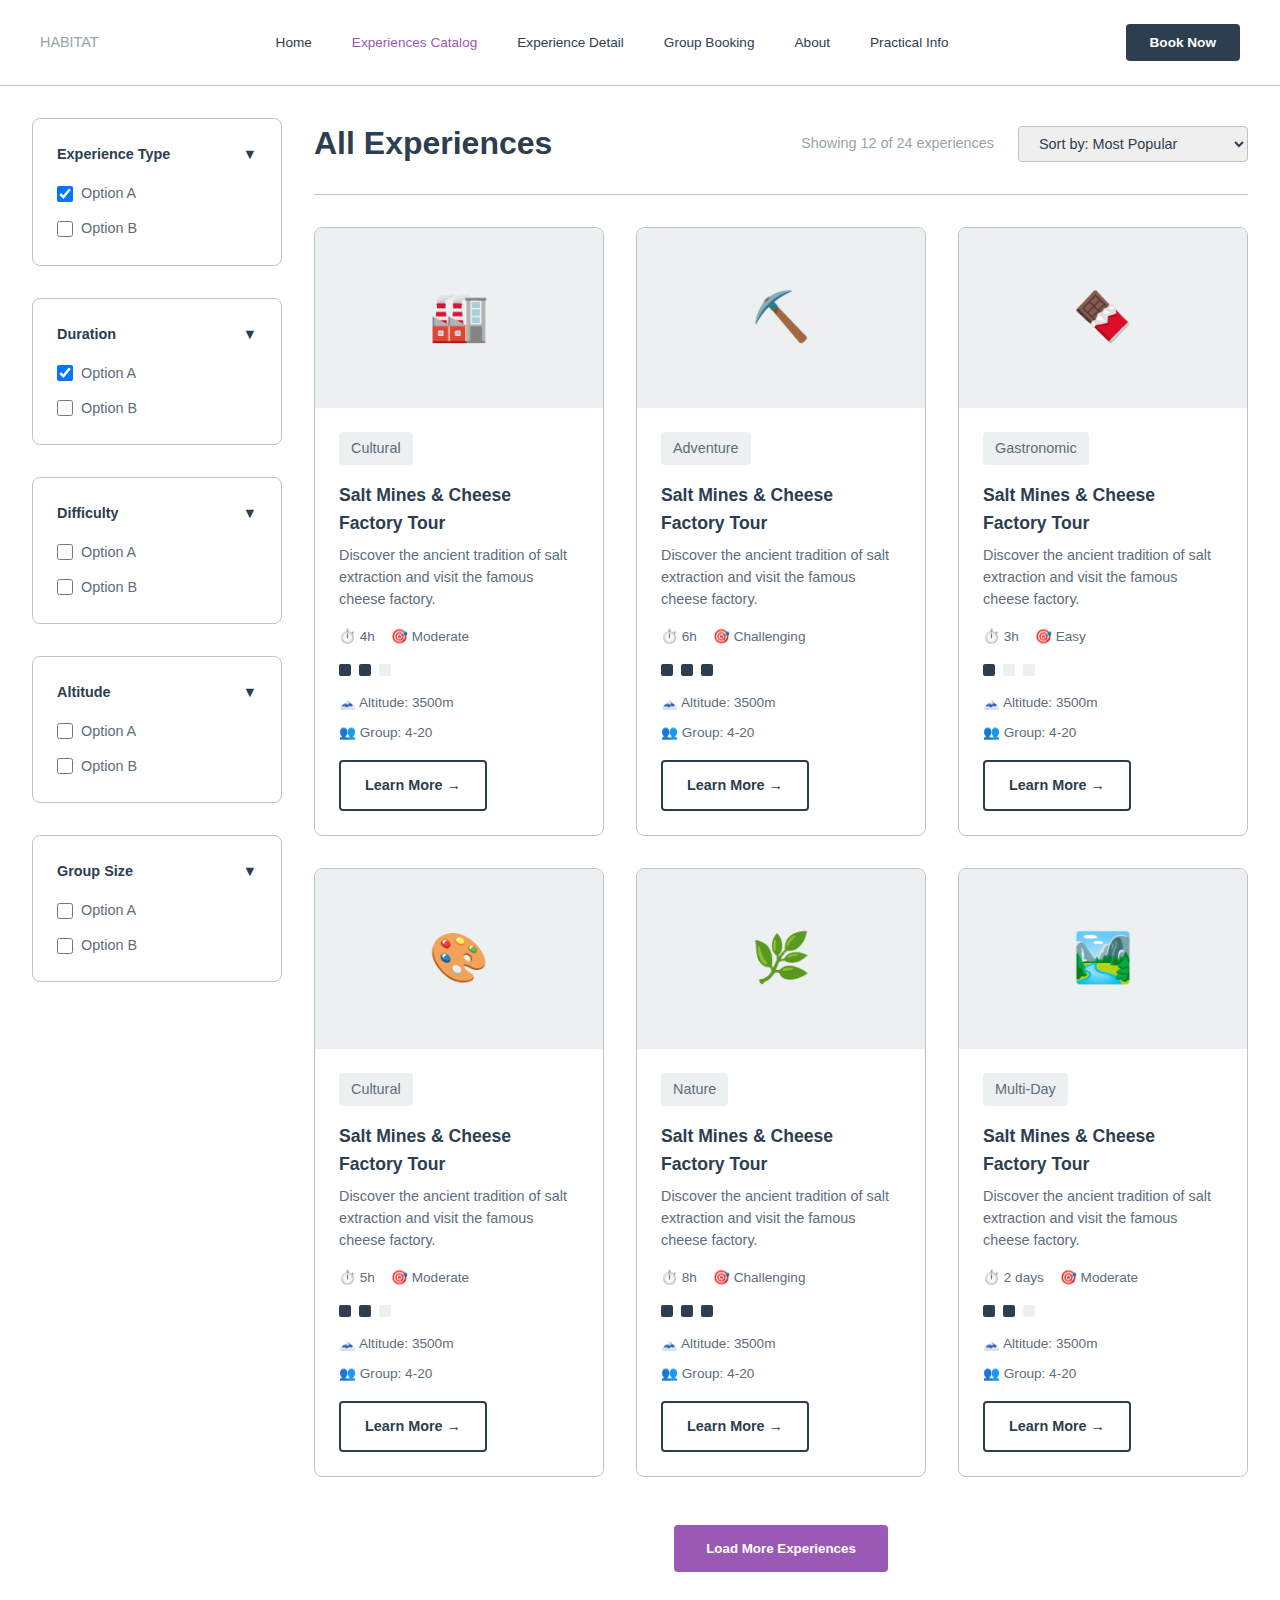
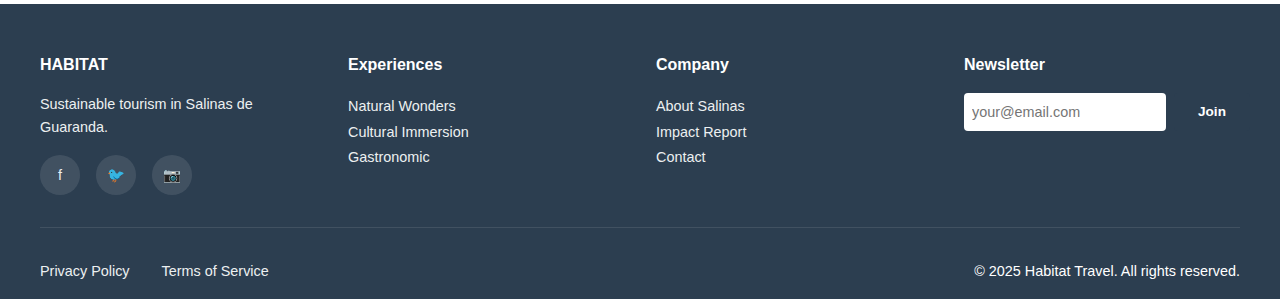
<file: public/experiences.html>
<!DOCTYPE html>
<html lang="en">
<head>
    <meta charset="UTF-8">
    <meta name="viewport" content="width=device-width, initial-scale=1.0">
    <title>Experiences Catalog - Salinas</title>
    <link rel="stylesheet" href="css/common.css" />
    <link rel="stylesheet" href="css/experiences.css" />
</head>
<body data-page="experiences">
    <div id="header"></div>

    <!-- Main Content -->
    <div class="main-container">
        <!-- Sidebar Filters -->
        <aside class="sidebar">
            <div class="filter-section">
                <div class="filter-title">
                    Experience Type
                    <span>▼</span>
                </div>
                <div class="filter-options">
                    <div class="filter-option">
                        <input type="checkbox" id="type-a" checked>
                        <label for="type-a">Option A</label>
                    </div>
                    <div class="filter-option">
                        <input type="checkbox" id="type-b">
                        <label for="type-b">Option B</label>
                    </div>
                </div>
            </div>

            <div class="filter-section">
                <div class="filter-title">
                    Duration
                    <span>▼</span>
                </div>
                <div class="filter-options">
                    <div class="filter-option">
                        <input type="checkbox" id="duration-a" checked>
                        <label for="duration-a">Option A</label>
                    </div>
                    <div class="filter-option">
                        <input type="checkbox" id="duration-b">
                        <label for="duration-b">Option B</label>
                    </div>
                </div>
            </div>

            <div class="filter-section">
                <div class="filter-title">
                    Difficulty
                    <span>▼</span>
                </div>
                <div class="filter-options">
                    <div class="filter-option">
                        <input type="checkbox" id="difficulty-a">
                        <label for="difficulty-a">Option A</label>
                    </div>
                    <div class="filter-option">
                        <input type="checkbox" id="difficulty-b">
                        <label for="difficulty-b">Option B</label>
                    </div>
                </div>
            </div>

            <div class="filter-section">
                <div class="filter-title">
                    Altitude
                    <span>▼</span>
                </div>
                <div class="filter-options">
                    <div class="filter-option">
                        <input type="checkbox" id="altitude-a">
                        <label for="altitude-a">Option A</label>
                    </div>
                    <div class="filter-option">
                        <input type="checkbox" id="altitude-b">
                        <label for="altitude-b">Option B</label>
                    </div>
                </div>
            </div>

            <div class="filter-section">
                <div class="filter-title">
                    Group Size
                    <span>▼</span>
                </div>
                <div class="filter-options">
                    <div class="filter-option">
                        <input type="checkbox" id="group-a">
                        <label for="group-a">Option A</label>
                    </div>
                    <div class="filter-option">
                        <input type="checkbox" id="group-b">
                        <label for="group-b">Option B</label>
                    </div>
                </div>
            </div>
        </aside>

        <!-- Content Area -->
        <main class="content-area">
            <div class="content-header">
                <h1>All Experiences</h1>
                <div class="header-controls">
                    <span class="results-info">Showing 12 of 24 experiences</span>
                    <select class="sort-select">
                        <option>Sort by: Most Popular</option>
                        <option>Sort by: Newest</option>
                        <option>Sort by: Price (Low to High)</option>
                        <option>Sort by: Price (High to Low)</option>
                    </select>
                </div>
            </div>

            <div class="experiences-grid">
                <!-- Experience Card 1 -->
                <div class="experience-card">
                    <div class="experience-card-image">🏭</div>
                    <div class="experience-card-content">
                        <p class="experience-card-tag">Cultural</p>
                        <h3>Salt Mines & Cheese Factory Tour</h3>
                        <p>Discover the ancient tradition of salt extraction and visit the famous cheese factory.</p>
                        <div class="experience-meta">
                            <span class="meta-item">⏱️ 4h</span>
                            <span class="meta-item">🎯 Moderate</span>
                        </div>
                        <div class="difficulty-badges">
                            <span class="difficulty-badge filled"></span>
                            <span class="difficulty-badge filled"></span>
                            <span class="difficulty-badge"></span>
                        </div>
                        <div class="experience-details-list">
                            <span>🗻 Altitude: 3500m</span>
                            <span>👥 Group: 4-20</span>
                        </div>
                        <a href="experience-detail.html" class="learn-more-btn">Learn More →</a>
                    </div>
                </div>

                <!-- Experience Card 2 -->
                <div class="experience-card">
                    <div class="experience-card-image">⛏️</div>
                    <div class="experience-card-content">
                        <p class="experience-card-tag">Adventure</p>
                        <h3>Salt Mines & Cheese Factory Tour</h3>
                        <p>Discover the ancient tradition of salt extraction and visit the famous cheese factory.</p>
                        <div class="experience-meta">
                            <span class="meta-item">⏱️ 6h</span>
                            <span class="meta-item">🎯 Challenging</span>
                        </div>
                        <div class="difficulty-badges">
                            <span class="difficulty-badge filled"></span>
                            <span class="difficulty-badge filled"></span>
                            <span class="difficulty-badge filled"></span>
                        </div>
                        <div class="experience-details-list">
                            <span>🗻 Altitude: 3500m</span>
                            <span>👥 Group: 4-20</span>
                        </div>
                        <a href="experience-detail.html" class="learn-more-btn">Learn More →</a>
                    </div>
                </div>

                <!-- Experience Card 3 -->
                <div class="experience-card">
                    <div class="experience-card-image">🍫</div>
                    <div class="experience-card-content">
                        <p class="experience-card-tag">Gastronomic</p>
                        <h3>Salt Mines & Cheese Factory Tour</h3>
                        <p>Discover the ancient tradition of salt extraction and visit the famous cheese factory.</p>
                        <div class="experience-meta">
                            <span class="meta-item">⏱️ 3h</span>
                            <span class="meta-item">🎯 Easy</span>
                        </div>
                        <div class="difficulty-badges">
                            <span class="difficulty-badge filled"></span>
                            <span class="difficulty-badge"></span>
                            <span class="difficulty-badge"></span>
                        </div>
                        <div class="experience-details-list">
                            <span>🗻 Altitude: 3500m</span>
                            <span>👥 Group: 4-20</span>
                        </div>
                        <a href="experience-detail.html" class="learn-more-btn">Learn More →</a>
                    </div>
                </div>

                <!-- Experience Card 4 -->
                <div class="experience-card">
                    <div class="experience-card-image">🎨</div>
                    <div class="experience-card-content">
                        <p class="experience-card-tag">Cultural</p>
                        <h3>Salt Mines & Cheese Factory Tour</h3>
                        <p>Discover the ancient tradition of salt extraction and visit the famous cheese factory.</p>
                        <div class="experience-meta">
                            <span class="meta-item">⏱️ 5h</span>
                            <span class="meta-item">🎯 Moderate</span>
                        </div>
                        <div class="difficulty-badges">
                            <span class="difficulty-badge filled"></span>
                            <span class="difficulty-badge filled"></span>
                            <span class="difficulty-badge"></span>
                        </div>
                        <div class="experience-details-list">
                            <span>🗻 Altitude: 3500m</span>
                            <span>👥 Group: 4-20</span>
                        </div>
                        <a href="experience-detail.html" class="learn-more-btn">Learn More →</a>
                    </div>
                </div>

                <!-- Experience Card 5 -->
                <div class="experience-card">
                    <div class="experience-card-image">🌿</div>
                    <div class="experience-card-content">
                        <p class="experience-card-tag">Nature</p>
                        <h3>Salt Mines & Cheese Factory Tour</h3>
                        <p>Discover the ancient tradition of salt extraction and visit the famous cheese factory.</p>
                        <div class="experience-meta">
                            <span class="meta-item">⏱️ 8h</span>
                            <span class="meta-item">🎯 Challenging</span>
                        </div>
                        <div class="difficulty-badges">
                            <span class="difficulty-badge filled"></span>
                            <span class="difficulty-badge filled"></span>
                            <span class="difficulty-badge filled"></span>
                        </div>
                        <div class="experience-details-list">
                            <span>🗻 Altitude: 3500m</span>
                            <span>👥 Group: 4-20</span>
                        </div>
                        <a href="experience-detail.html" class="learn-more-btn">Learn More →</a>
                    </div>
                </div>

                <!-- Experience Card 6 -->
                <div class="experience-card">
                    <div class="experience-card-image">🏞️</div>
                    <div class="experience-card-content">
                        <p class="experience-card-tag">Multi-Day</p>
                        <h3>Salt Mines & Cheese Factory Tour</h3>
                        <p>Discover the ancient tradition of salt extraction and visit the famous cheese factory.</p>
                        <div class="experience-meta">
                            <span class="meta-item">⏱️ 2 days</span>
                            <span class="meta-item">🎯 Moderate</span>
                        </div>
                        <div class="difficulty-badges">
                            <span class="difficulty-badge filled"></span>
                            <span class="difficulty-badge filled"></span>
                            <span class="difficulty-badge"></span>
                        </div>
                        <div class="experience-details-list">
                            <span>🗻 Altitude: 3500m</span>
                            <span>👥 Group: 4-20</span>
                        </div>
                        <a href="experience-detail.html" class="learn-more-btn">Learn More →</a>
                    </div>
                </div>
            </div>

            <div class="load-more">
                <button class="load-more-btn">Load More Experiences</button>
            </div>
        </main>
    </div>

    <div id="footer"></div>

    
<script src="js/experiences.js"></script>
</body>
</html>
</file>
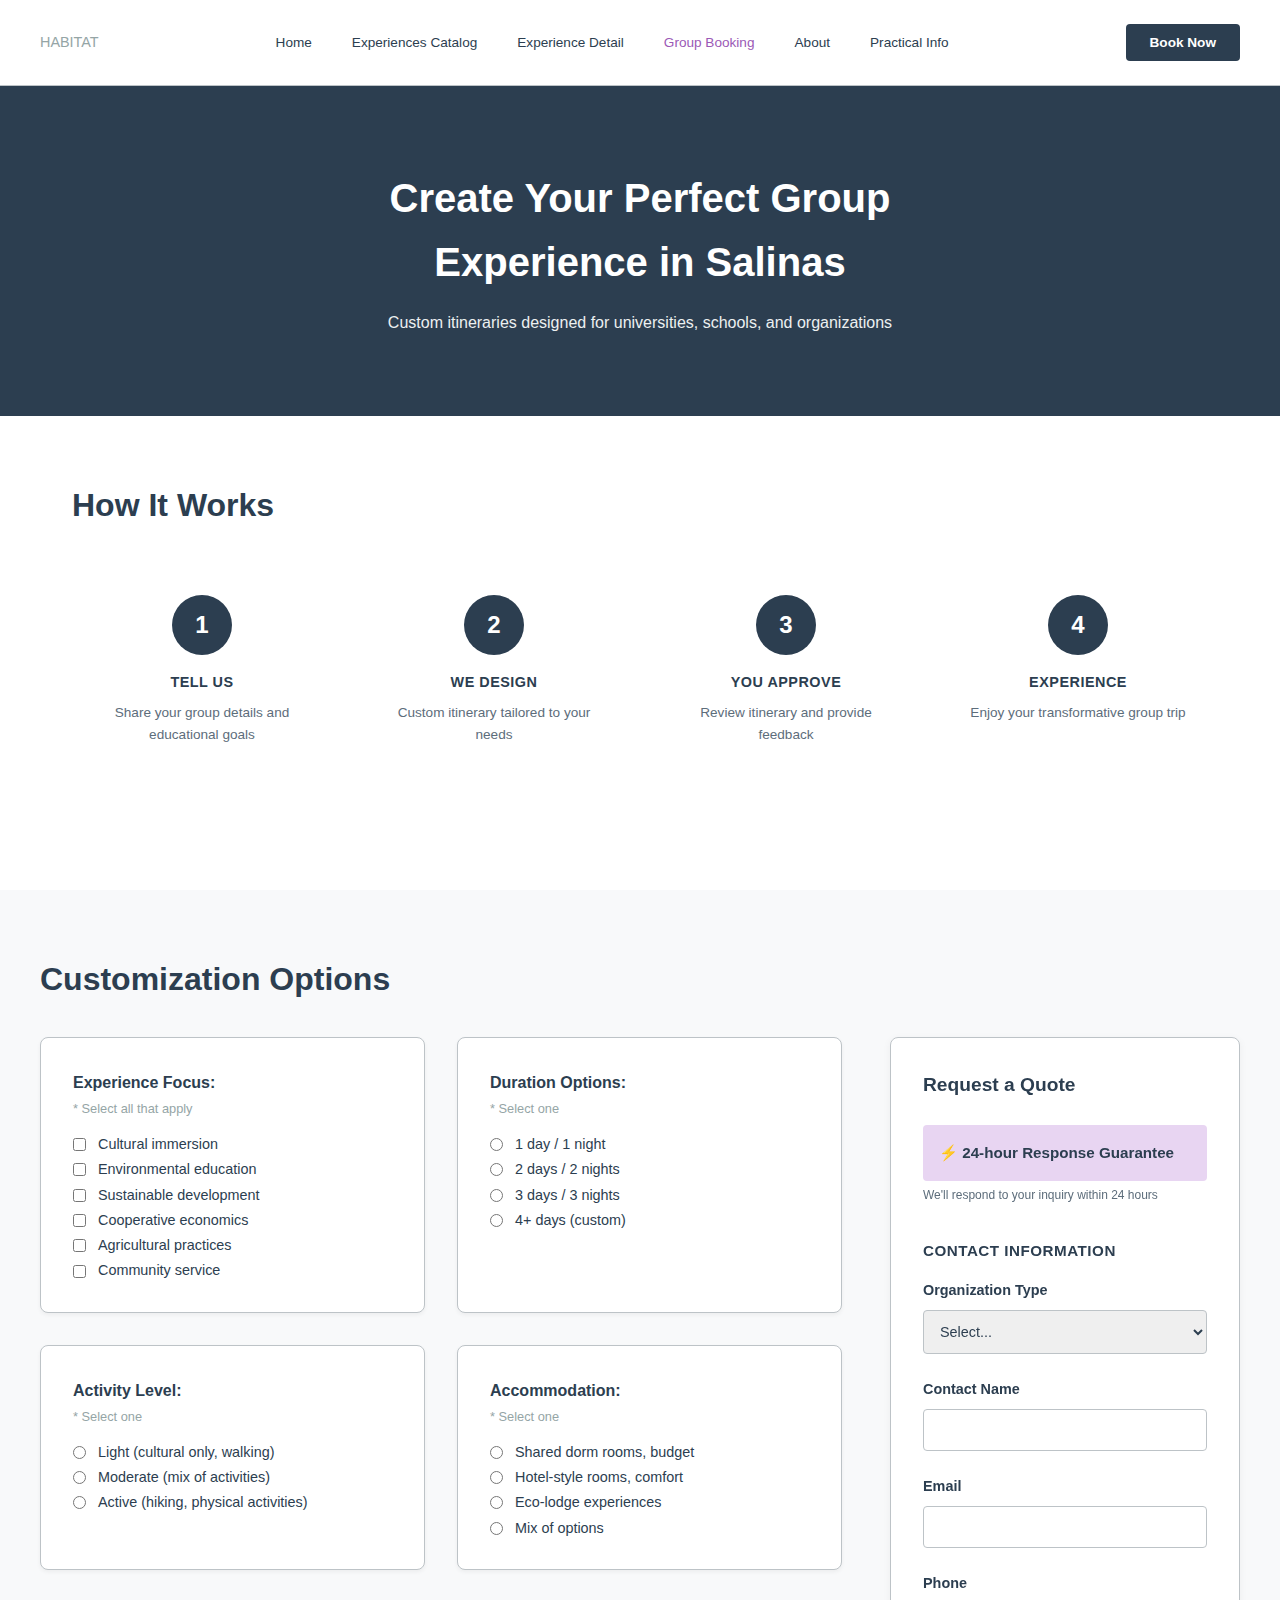
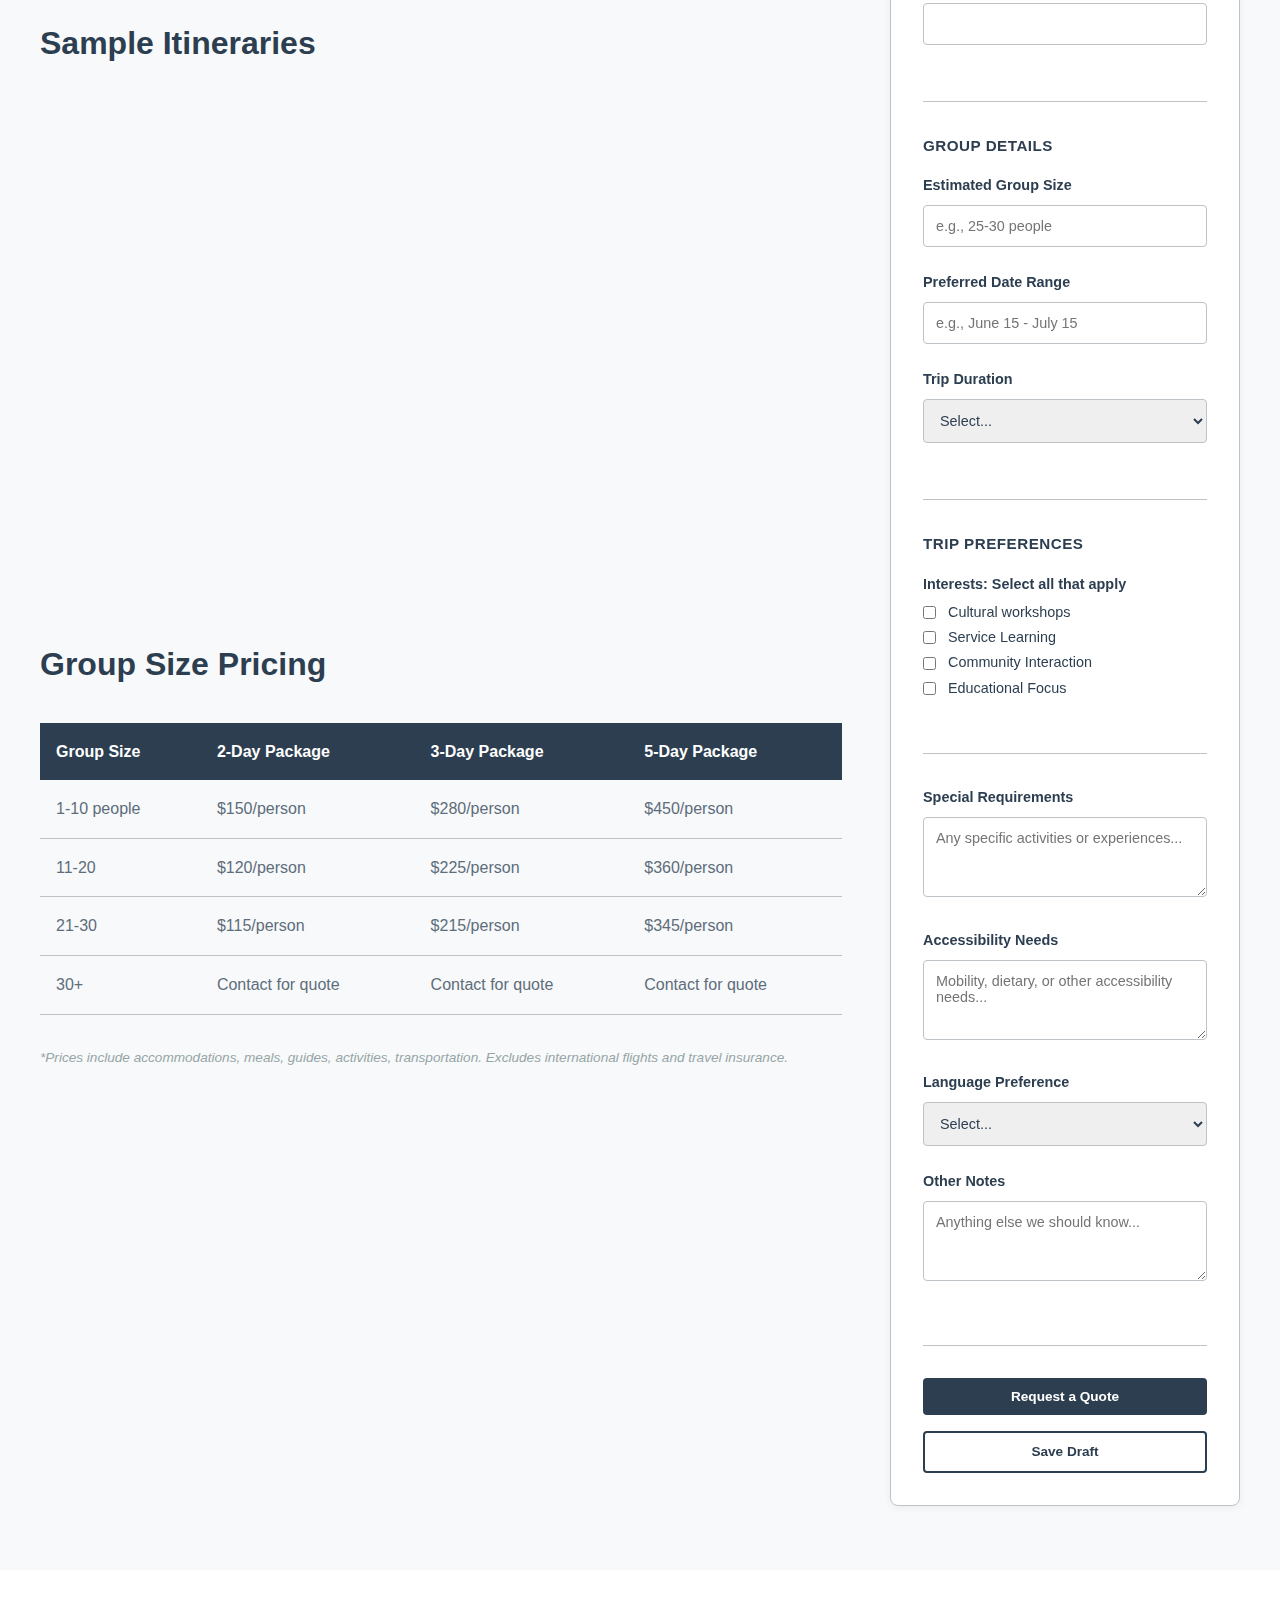
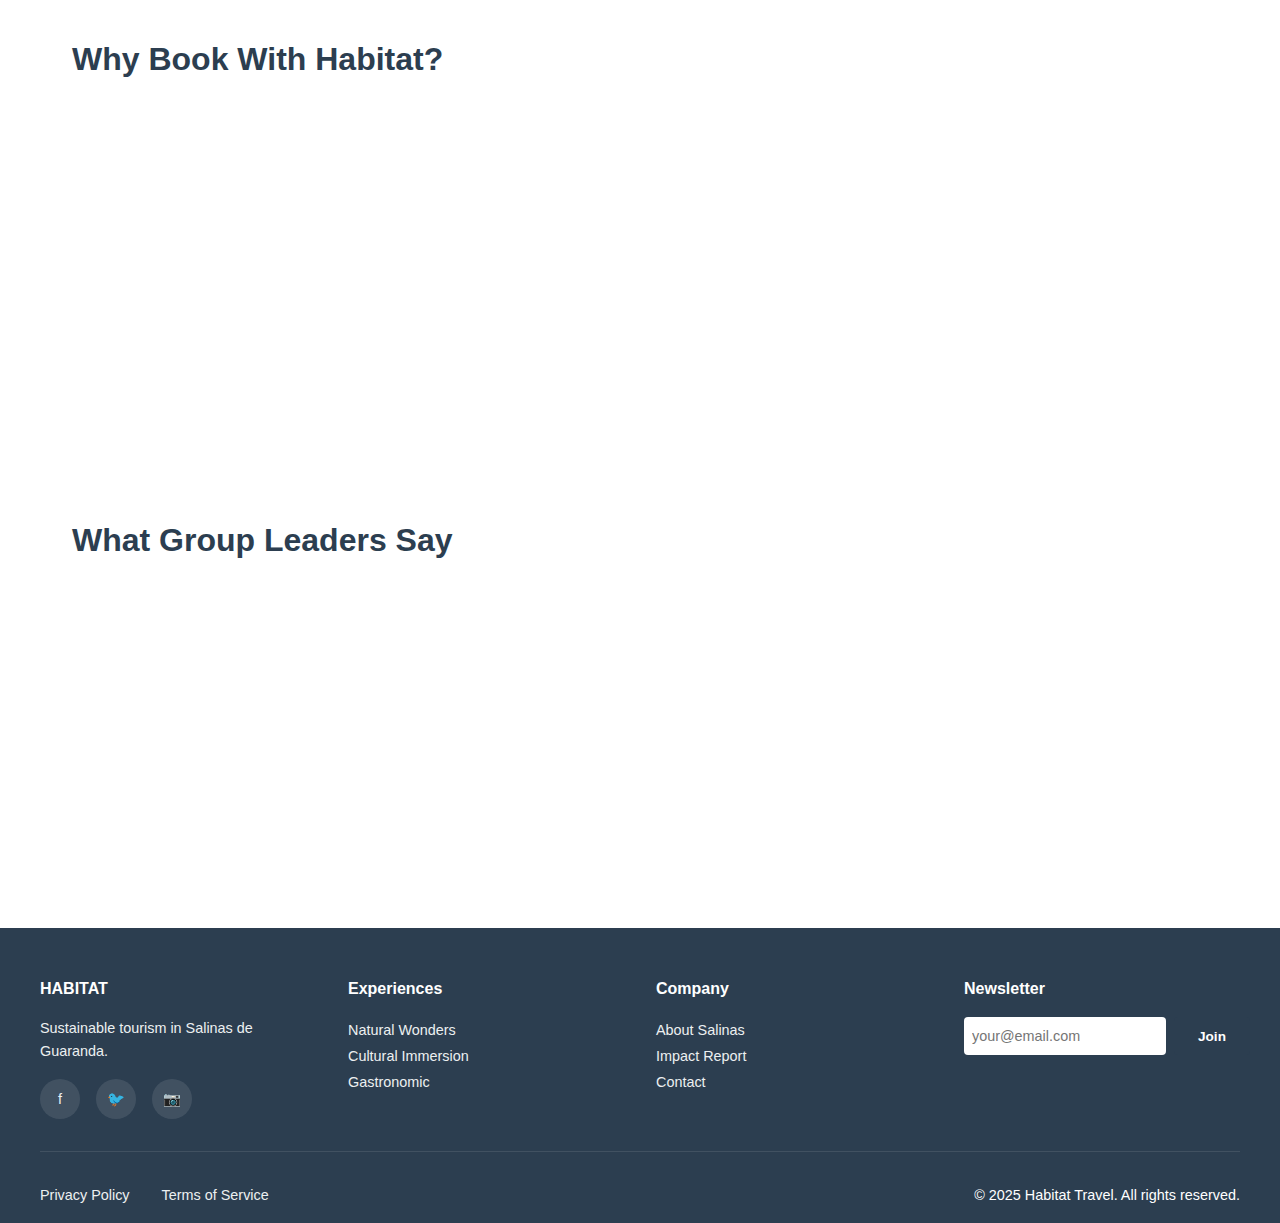
<file: public/group-booking.html>
<!DOCTYPE html>
<html lang="en">
<head>
    <meta charset="UTF-8">
    <meta name="viewport" content="width=device-width, initial-scale=1.0">
    <title>Group Booking - Salinas</title>
    <link rel="stylesheet" href="css/common.css" />
    <link rel="stylesheet" href="css/group-booking.css" />
</head>
<body data-page="booking">
    <div id="header"></div>

    <!-- Hero -->
    <div class="hero-dark">
        <div class="hero-content">
            <h1>Create Your Perfect Group Experience in Salinas</h1>
            <p>Custom itineraries designed for universities, schools, and organizations</p>
        </div>
    </div>

    <!-- How It Works -->
    <section>
        <h2>How It Works</h2>
        <div class="steps-grid">
            <div class="step">
                <div class="step-number">1</div>
                <h3>Tell Us</h3>
                <p>Share your group details and educational goals</p>
            </div>

            <div class="step">
                <div class="step-number">2</div>
                <h3>We Design</h3>
                <p>Custom itinerary tailored to your needs</p>
            </div>

            <div class="step">
                <div class="step-number">3</div>
                <h3>You Approve</h3>
                <p>Review itinerary and provide feedback</p>
            </div>

            <div class="step">
                <div class="step-number">4</div>
                <h3>Experience</h3>
                <p>Enjoy your transformative group trip</p>
            </div>
        </div>
    </section>

    <!-- Customization -->
    <section>
        <h2>Customization Options</h2>
        <div>
            <!-- Left Column -->
            <div class="main-content">
                <div class="customization-grid">
                    <!-- Experience Focus -->
                    <div class="form-group">
                        <label>Experience Focus: <span>* Select all that apply</span></label>
                        <div class="checkbox-group">
                            <div class="checkbox-item">
                                <input type="checkbox" id="exp1">
                                <label for="exp1">Cultural immersion</label>
                            </div>
                            <div class="checkbox-item">
                                <input type="checkbox" id="exp2">
                                <label for="exp2">Environmental education</label>
                            </div>
                            <div class="checkbox-item">
                                <input type="checkbox" id="exp3">
                                <label for="exp3">Sustainable development</label>
                            </div>
                            <div class="checkbox-item">
                                <input type="checkbox" id="exp4">
                                <label for="exp4">Cooperative economics</label>
                            </div>
                            <div class="checkbox-item">
                                <input type="checkbox" id="exp5">
                                <label for="exp5">Agricultural practices</label>
                            </div>
                            <div class="checkbox-item">
                                <input type="checkbox" id="exp6">
                                <label for="exp6">Community service</label>
                            </div>
                        </div>
                        </div>

                    <!-- Duration Options -->
                    <div class="form-group">
                        <label>Duration Options: <span>* Select one</span></label>
                        <div class="radio-group">
                            <div class="radio-item">
                                <input type="radio" name="duration" id="dur1">
                                <label for="dur1">1 day / 1 night</label>
                                </div>
                                <div class="radio-item">
                                <input type="radio" name="duration" id="dur2">
                                <label for="dur2">2 days / 2 nights</label>
                                </div>
                                <div class="radio-item">
                                <input type="radio" name="duration" id="dur3">
                                <label for="dur3">3 days / 3 nights</label>
                                </div>
                            <div class="radio-item">
                                <input type="radio" name="duration" id="dur4">
                                <label for="dur4">4+ days (custom)</label>
                            </div>
                            </div>
                            </div>

                    <!-- Activity Level -->
                    <div class="form-group">
                        <label>Activity Level: <span>* Select one</span></label>
                        <div class="radio-group">
                            <div class="radio-item">
                                <input type="radio" name="activity" id="act1">
                                <label for="act1">Light (cultural only, walking)</label>
                                </div>
                                <div class="radio-item">
                                <input type="radio" name="activity" id="act2">
                                <label for="act2">Moderate (mix of activities)</label>
                                </div>
                                <div class="radio-item">
                                <input type="radio" name="activity" id="act3">
                                <label for="act3">Active (hiking, physical activities)</label>
                                </div>
                                </div>
                                </div>

                    <!-- Accommodation -->
                    <div class="form-group">
                        <label>Accommodation: <span>* Select one</span></label>
                        <div class="radio-group">
                            <div class="radio-item">
                                <input type="radio" name="accommodation" id="acc1">
                                <label for="acc1">Shared dorm rooms, budget</label>
                            </div>
                            <div class="radio-item">
                                <input type="radio" name="accommodation" id="acc2">
                                <label for="acc2">Hotel-style rooms, comfort</label>
                            </div>
                            <div class="radio-item">
                                <input type="radio" name="accommodation" id="acc3">
                                <label for="acc3">Eco-lodge experiences</label>
                            </div>
                            <div class="radio-item">
                                <input type="radio" name="accommodation" id="acc4">
                                <label for="acc4">Mix of options</label>
                            </div>
                        </div>
                        </div>
                        </div>

                <!-- Sample Itineraries -->
                <div class="itineraries-section">
                    <h2>Sample Itineraries</h2>

                    <div class="itinerary-card">
                        <h3>3-Day University Cultural Immersion</h3>
                        <p>Cooperative economics, cheese factory, textile workshops, community service with local families</p>
                        <button class="itinerary-btn">View Details →</button>
                    </div>

                    <div class="itinerary-card">
                        <h3>5-Day Service Learning Program</h3>
                        <p>Community service, cultural exchange, language immersion, reflection</p>
                        <button class="itinerary-btn">View Details →</button>
                    </div>

                    <div class="itinerary-card">
                        <h3>1-Day Corporate Team Building</h3>
                        <p>Hands-on workshops, local guides, sustainable business practices, group meals</p>
                        <button class="itinerary-btn">View Details →</button>
                    </div>

                    <!-- Group Size Pricing -->
                    <h2>Group Size Pricing</h2>
                    <table class="pricing-table">
                        <thead>
                            <tr>
                                <th>Group Size</th>
                                <th>2-Day Package</th>
                                <th>3-Day Package</th>
                                <th>5-Day Package</th>
                            </tr>
                        </thead>
                        <tbody>
                            <tr>
                                <td>1-10 people</td>
                                <td>$150/person</td>
                                <td>$280/person</td>
                                <td>$450/person</td>
                            </tr>
                            <tr>
                                <td>11-20</td>
                                <td>$120/person</td>
                                <td>$225/person</td>
                                <td>$360/person</td>
                            </tr>
                            <tr>
                                <td>21-30</td>
                                <td>$115/person</td>
                                <td>$215/person</td>
                                <td>$345/person</td>
                            </tr>
                            <tr>
                                <td>30+</td>
                                <td>Contact for quote</td>
                                <td>Contact for quote</td>
                                <td>Contact for quote</td>
                            </tr>
                        </tbody>
                    </table>
                    <p class="pricing-note">*Prices include accommodations, meals, guides, activities, transportation. Excludes
                        international flights and travel insurance.</p>
                    </div>
            </div>

            <!-- Sidebar Form -->
            <aside class="sidebar-form">
                <h3>Request a Quote</h3>

                <div class="info-box">
                    ⚡ 24-hour Response Guarantee
                </div>
                <span class="info-box-sidemessage">We'll respond to your inquiry within 24 hours</span>

                <form>
                    <!-- Contact Information -->
                    <div class="form-section">
                        <h4>Contact Information</h4>
                        <div class="form-group">
                            <label for="org-type">Organization Type</label>
                            <select id="org-type" required>
                                <option value="">Select...</option>
                                <option value="university">University</option>
                                <option value="school">School</option>
                                <option value="corporation">Corporation</option>
                                <option value="ngo">NGO</option>
                                <option value="other">Other</option>
                            </select>
                        </div>

                        <div class="form-group">
                            <label for="contact">Contact Name</label>
                            <input type="text" id="contact" required>
                        </div>

                        <div class="form-group">
                            <label for="email">Email</label>
                            <input type="email" id="email" required>
                        </div>

                        <div class="form-group">
                            <label for="phone">Phone</label>
                            <input type="text" id="phone">
                        </div>
                    </div>

                    <!-- Group Details -->
                    <div class="form-section">
                        <h4>Group Details</h4>
                        <div class="form-group">
                            <label for="group-size">Estimated Group Size</label>
                            <input type="text" id="group-size" placeholder="e.g., 25-30 people" required>
                            </div>

                        <div class="form-group">
                            <label for="date-range">Preferred Date Range</label>
                            <input type="text" id="date-range" placeholder="e.g., June 15 - July 15" required>
                            </div>

                        <div class="form-group">
                            <label for="trip-duration">Trip Duration</label>
                            <select id="trip-duration" required>
                                <option value="">Select...</option>
                                <option value="1">1 day</option>
                                <option value="2">2 days</option>
                                <option value="3">3 days</option>
                                <option value="5">5 days</option>
                                <option value="custom">Custom length</option>
                            </select>
                            </div>
                    </div>
                    
                    <!-- Trip Preferences -->
                    <div class="form-section">
                        <h4>Trip Preferences</h4>
                        <div class="form-group">
                            <label>Interests: <span>Select all that apply</span></label>
                            <div class="checkbox-group">
                                <div class="checkbox-item">
                                    <input type="checkbox" id="pref1">
                                    <label for="pref1">Cultural workshops</label>
                                </div>
                                <div class="checkbox-item">
                                    <input type="checkbox" id="pref2">
                                    <label for="pref2">Service Learning</label>
                                </div>
                                <div class="checkbox-item">
                                    <input type="checkbox" id="pref3">
                                    <label for="pref3">Community Interaction</label>
                                </div>
                                <div class="checkbox-item">
                                    <input type="checkbox" id="pref4">
                                    <label for="pref4">Educational Focus</label>
                                </div>
                            </div>
                        </div>
                    </div>
                    
                    <!-- Special Requirements -->
                    <div class="form-section">
                        <div class="form-group">
                            <label for="special-req">Special Requirements</label>
                            <textarea id="special-req" placeholder="Any specific activities or experiences..."></textarea>
                        </div>
                    
                        <div class="form-group">
                            <label for="accessibility">Accessibility Needs</label>
                            <textarea id="accessibility" placeholder="Mobility, dietary, or other accessibility needs..."></textarea>
                        </div>

                        <div class="form-group">
                            <label for="language">Language Preference</label>
                            <select id="language">
                                <option value="">Select...</option>
                                <option value="english">English</option>
                                <option value="spanish">Spanish</option>
                                <option value="other">Other</option>
                            </select>
                            </div>

                        <div class="form-group">
                            <label for="notes">Other Notes</label>
                            <textarea id="notes" placeholder="Anything else we should know..."></textarea>
                        </div>
                    </div>

                    <div class="form-actions">
                        <button type="submit" class="btn">Request a Quote</button>
                        <button type="button" class="btn btn-outline">Save Draft</button>
                    </div>
                </form>
            </aside>
        </div>
    </section>



    <!-- Why Book With Habitat -->
    <section>
        <h2>Why Book With Habitat?</h2>
        <div class="features-grid">
            <div class="feature-card">
                <div class="feature-icon">👥</div>
                <h3>Community Impact</h3>
                <p>100% of profits support local families and sustainable development in Salinas</p>
            </div>

            <div class="feature-card">
                <div class="feature-icon">✅</div>
                <h3>Expert Guides</h3>
                <p>Local knowledge and expertise. Professional guides passionate about their community</p>
            </div>

            <div class="feature-card">
                <div class="feature-icon">🔧</div>
                <h3>Flexibility</h3>
                <p>Completely customizable itineraries tailored to your group's needs and learning goals</p>
            </div>

            <div class="feature-card">
                <div class="feature-icon">🛡️</div>
                <h3>Safety</h3>
                <p>Comprehensive support and safety protocols. 24-hour group assistance available</p>
            </div>
        </div>
    </section>

    <!-- Testimonials -->
    <section>
        <h2>What Group Leaders Say</h2>
        <div class="testimonials-grid">
            <div class="testimonial-card">
                <div class="testimonial-header">
                    <div class="testimonial-avatar">DM</div>
                    <div class="testimonial-info">
                        <h4>Dr. Sarah Martinez</h4>
                        <p>University of Colorado</p>
                    </div>
                </div>
                <div class="testimonial-stars">★★★★★</div>
                <p class="testimonial-text">"Our students gained invaluable insights into community-driven economics. The experience was transformative and we're already planning our next trip."</p>
            </div>

            <div class="testimonial-card">
                <div class="testimonial-header">
                    <div class="testimonial-avatar">JT</div>
                    <div class="testimonial-info">
                        <h4>James Thompson</h4>
                        <p>Global Education Tours</p>
                    </div>
                </div>
                <div class="testimonial-stars">★★★★★</div>
                <p class="testimonial-text">"The attention to detail and customization for our group was exceptional. Every moment was meaningful and well-organized."</p>
            </div>

            <div class="testimonial-card">
                <div class="testimonial-header">
                    <div class="testimonial-avatar">SR</div>
                    <div class="testimonial-info">
                        <h4>Sofia Rodriguez</h4>
                        <p>Stanford Study Abroad</p>
                    </div>
                </div>
                <div class="testimonial-stars">★★★★★</div>
                <p class="testimonial-text">"Authentic and immersive. The community welcomed us warmly and our experience exceeded expectations. Highly recommended for educational groups."</p>
            </div>
        </div>
    </section>

    <div id="footer"></div>

    
<script src="js/group-booking.js"></script>
</body>
</html>
</file>
<file: public/css/common.css>
/* Common Styles for All Pages */

* {
  margin: 0;
  padding: 0;
  box-sizing: border-box;
}

:root {
  --dark-navy: #2c3e50;
  --dark-gray: #34495e;
  --medium-gray: #7f8c8d;
  --light-gray: #ecf0f1;
  --very-light-gray: #f8f9fa;
  --white: #ffffff;
  --accent-purple: #9b59b6;
  --accent-light-purple: #e8d5f2;
  --text-dark: #2c3e50;
  --text-medium: #5d6d7b;
  --text-light: #95a5a6;
  --border-color: #bdc3c7;
}

body {
  font-family: -apple-system, BlinkMacSystemFont, 'Segoe UI', 'Roboto', 'Oxygen', 'Ubuntu', 'Cantarell', sans-serif;
  color: var(--text-dark);
  line-height: 1.6;
  background-color: var(--white);
}

/* Header & Navigation */
header {
  background: var(--white);
  padding: 1.5rem 2rem;
  border-bottom: 1px solid var(--border-color);
  position: sticky;
  top: 0;
  z-index: 100;
}

.header-content {
  max-width: 1200px;
  margin: 0 auto;
  display: flex;
  justify-content: space-between;
  align-items: center;
}

.logo {
  font-size: 0.9rem;
  color: var(--text-light);
  font-weight: 500;
  text-decoration: none;
}

nav {
  display: flex;
  gap: 2.5rem;
  align-items: center;
}

nav a {
  font-size: 0.85rem;
  color: var(--text-dark);
  text-decoration: none;
  font-weight: 500;
  transition: color 0.3s;
}

nav a:hover,
nav a.active {
  color: var(--accent-purple);
}

.btn {
  display: inline-block;
  padding: 0.7rem 1.5rem;
  background: var(--dark-navy);
  color: var(--white);
  text-decoration: none;
  border-radius: 4px;
  font-weight: 600;
  font-size: 0.85rem;
  border: none;
  cursor: pointer;
  transition: background 0.3s;
}

.btn:hover {
  background: var(--dark-gray);
}

/* Footer */
footer {
  background: var(--dark-navy);
  color: var(--white);
  padding: 3rem 2rem 1rem;
}

.footer-content {
  max-width: 1200px;
  margin: 0 auto;
  display: grid;
  grid-template-columns: repeat(auto-fit, minmax(200px, 1fr));
  gap: 2rem;
  margin-bottom: 2rem;
}

.footer-section h4 {
  margin-bottom: 1rem;
  font-weight: 600;
}

.footer-section ul {
  list-style: none;
}

.footer-section a {
  color: var(--light-gray);
  text-decoration: none;
  font-size: 0.9rem;
  transition: color 0.3s;
}

.footer-section a:hover {
  color: var(--accent-purple);
}

.footer-social {
  display: flex;
  gap: 1rem;
  margin-top: 1rem;
}

.footer-social a {
  display: inline-flex;
  align-items: center;
  justify-content: center;
  width: 40px;
  height: 40px;
  background: rgba(255, 255, 255, 0.1);
  border-radius: 50%;
  transition: background 0.3s;
}

.footer-social a:hover {
  background: var(--accent-purple);
}

.footer-section input {
  padding: 0.5rem;
  border: none;
  border-radius: 4px;
}

.footer-description {
  font-size: 0.9rem;
  color: var(--light-gray);
  margin-bottom: 1rem;
}

.newsletter-form {
  display: flex;
  gap: 0.5rem;
}

.newsletter-input {
  flex: 1;
  padding: 0.5rem;
  border: none;
  border-radius: 4px;
  font-size: 0.9rem;
}

.newsletter-btn {
  margin: 0;
}

.footer-bottom {
  border-top: 1px solid rgba(255, 255, 255, 0.1);
  padding-top: 2rem;
  max-width: 1200px;
  margin: 0 auto;
  display: flex;
  justify-content: space-between;
  align-items: center;
  font-size: 0.9rem;
}

.footer-bottom-links {
  display: flex;
  gap: 2rem;
}

.footer-bottom a {
  color: var(--light-gray);
  text-decoration: none;
  transition: color 0.3s;
}

.footer-bottom a:hover {
  color: var(--accent-purple);
}

@media (max-width: 768px) {
  .header-content {
    flex-direction: column;
    gap: 1rem;
  }

  nav {
    flex-direction: column;
    gap: 0.75rem;
  }

  .footer-content {
    grid-template-columns: 1fr;
  }

  .footer-bottom {
    flex-direction: column;
    gap: 1rem;
    text-align: center;
  }
}
</file>
<file: public/css/index.css>
* {
  margin: 0;
  padding: 0;
  box-sizing: border-box;
}

:root {
  --dark-navy: #2c3e50;
  --dark-gray: #34495e;
  --medium-gray: #7f8c8d;
  --light-gray: #ecf0f1;
  --very-light-gray: #f8f9fa;
  --white: #ffffff;
  --accent-purple: #9b59b6;
  --accent-light-purple: #e8d5f2;
  --text-dark: #2c3e50;
  --text-medium: #5d6d7b;
  --text-light: #95a5a6;
  --border-color: #bdc3c7;
}

body {
  font-family:
    -apple-system, BlinkMacSystemFont, 'Segoe UI', 'Roboto', 'Oxygen', 'Ubuntu',
    'Cantarell', sans-serif;
  color: var(--text-dark);
  line-height: 1.6;
  background-color: var(--white);
}

/* Header & Navigation */
header {
  background: var(--white);
  padding: 1.5rem 2rem;
  border-bottom: 1px solid var(--border-color);
  position: sticky;
  top: 0;
  z-index: 100;
}

.header-content {
  max-width: 1200px;
  margin: 0 auto;
  display: flex;
  justify-content: space-between;
  align-items: center;
}

.logo {
  font-size: 0.9rem;
  color: var(--text-light);
  font-weight: 500;
}

nav {
  display: flex;
  gap: 2.5rem;
  align-items: center;
}

nav a {
  font-size: 0.85rem;
  color: var(--text-dark);
  text-decoration: none;
  font-weight: 500;
  transition: color 0.3s;
}

nav a:hover,
nav a.active {
  color: var(--accent-purple);
}

.btn {
  display: inline-block;
  padding: 0.7rem 1.5rem;
  background: var(--dark-navy);
  color: var(--white);
  text-decoration: none;
  border-radius: 4px;
  font-weight: 600;
  font-size: 0.85rem;
  border: none;
  cursor: pointer;
  transition: background 0.3s, transform 0.2s, box-shadow 0.2s;
}

.btn:hover {
  background: var(--dark-gray);
  transform: translateY(-2px);
  box-shadow: 0 4px 12px rgba(44, 62, 80, 0.25);
}

.btn-outline {
  background: transparent;
  color: var(--text-dark);
  border: 2px solid var(--text-dark);
}

.btn-outline:hover {
  background: var(--text-dark);
  color: var(--white);
}

.cta-dark .btn-outline {
  color: var(--white);
  border-color: var(--white);
  background: transparent;
}

.cta-dark .btn-outline:hover {
  background: var(--white);
  color: var(--dark-navy);
  border-color: var(--white);
}

.btn-purple {
  background: var(--accent-purple);
}

.btn-purple:hover {
  background: #8b4789;
}

/* Hero Section */
.hero {
  background: var(--very-light-gray);
  padding: 6rem 2rem;
  text-align: center;
  border-bottom: 1px solid var(--border-color);
}

.hero-content {
  max-width: 700px;
  margin: 0 auto;
  background: var(--white);
  padding: 3rem 2rem;
  border-radius: 8px;
}

.hero-tag {
  font-size: 0.8rem;
  color: var(--text-light);
  margin-bottom: 1.5rem;
  letter-spacing: 0.05em;
}

.hero h1 {
  font-size: 3rem;
  color: var(--text-dark);
  margin-bottom: 1rem;
  line-height: 1.2;
  font-weight: 700;
}

.hero p {
  font-size: 1rem;
  color: var(--text-medium);
  margin-bottom: 2rem;
}

.hero-buttons {
  display: flex;
  gap: 1rem;
  justify-content: center;
  flex-wrap: wrap;
  margin-bottom: 2rem;
}

.hero-info {
  font-size: 0.85rem;
  color: var(--text-light);
}

/* Experience Categories Section */
.experience-categories {
  padding: 4rem 2rem;
  background: var(--white);
  border-bottom: 1px solid var(--border-color);
}

.experience-categories > div {
  max-width: 1200px;
  margin: 0 auto;
}

.section-title {
  font-size: 2rem;
  color: var(--text-dark);
  margin-bottom: 3rem;
  font-weight: 700;
  text-align: left;
}

.categories-grid {
  display: grid;
  grid-template-columns: repeat(auto-fit, minmax(280px, 1fr));
  gap: 2rem;
  max-width: 1200px;
  margin: 0 auto;
}

.category-card {
  background: var(--very-light-gray);
  border-radius: 8px;
  padding: 2rem;
  position: relative;
}

.category-header {
  display: flex;
  align-items: center;
  gap: 1rem;
  margin-bottom: 1.5rem;
}

.category-icon {
  font-size: 1.8rem;
}

.category-label {
  font-size: 0.75rem;
  color: var(--text-light);
  text-transform: uppercase;
  letter-spacing: 0.05em;
}

.category-card h3 {
  font-size: 1.2rem;
  color: var(--text-dark);
  margin-bottom: 0.75rem;
  font-weight: 600;
}

.category-card p {
  font-size: 0.9rem;
  color: var(--text-medium);
  margin-bottom: 1rem;
  line-height: 1.5;
}

.category-link {
  color: var(--accent-purple);
  text-decoration: none;
  font-weight: 600;
  font-size: 0.9rem;
  display: inline-flex;
  align-items: center;
  gap: 0.5rem;
}

.category-link:hover {
  text-decoration: underline;
}

/* Why Choose Section */
.why-choose {
  padding: 4rem 2rem;
  background: var(--white);
  border-bottom: 1px solid var(--border-color);
}

.why-choose > div {
  max-width: 1200px;
  margin: 0 auto;
}

.why-choose .section-header {
  margin-bottom: 3rem;
}

.why-choose .section-header a {
  color: var(--accent-purple);
  text-decoration: none;
  font-weight: 600;
  font-size: 0.9rem;
  transition: text-decoration 0.3s;
}

.why-choose .section-header a:hover {
  text-decoration: underline;
}

.why-choose-grid {
  display: grid;
  grid-template-columns: repeat(auto-fit, minmax(250px, 1fr));
  gap: 2rem;
}

.feature-card {
  text-align: center;
}

.feature-icon {
  font-size: 2.5rem;
  margin-bottom: 1rem;
}

.feature-card h3 {
  font-size: 1.1rem;
  color: var(--text-dark);
  margin-bottom: 0.75rem;
  font-weight: 600;
}

.feature-card p {
  font-size: 0.9rem;
  color: var(--text-medium);
  line-height: 1.5;
  margin-bottom: 1rem;
}

.feature-stat {
  font-size: 1.1rem;
  font-weight: 700;
  color: var(--accent-purple);
}

/* Featured Experiences */
.featured-experiences {
  padding: 4rem 2rem;
  background: var(--white);
  border-bottom: 1px solid var(--border-color);
}

.featured-experiences > div {
  max-width: 1200px;
  margin: 0 auto;
}

.section-header {
  display: flex;
  justify-content: space-between;
  align-items: center;
  margin-bottom: 3rem;
}

.slider-nav {
  display: flex;
  gap: 1rem;
}

.slider-btn {
  width: 40px;
  height: 40px;
  border: 1px solid var(--border-color);
  background: var(--white);
  border-radius: 4px;
  cursor: pointer;
  font-size: 1rem;
  transition: all 0.3s;
}

.slider-btn:hover {
  background: var(--accent-purple);
  color: var(--white);
  border-color: var(--accent-purple);
}

.experiences-grid {
  display: grid;
  grid-template-columns: repeat(auto-fit, minmax(280px, 1fr));
  gap: 2rem;
  margin-bottom: 3rem;
}

.experience-card {
  border-radius: 8px;
  overflow: hidden;
  border: 1px solid var(--border-color);
  transition: box-shadow 0.3s;
}

.experience-card:hover {
  box-shadow: 0 4px 12px rgba(0, 0, 0, 0.1);
}

.experience-image {
  font-size: 3rem;
  display: flex;
  align-items: center;
  justify-content: center;
  height: 180px;
  background: var(--light-gray);
  border-radius: 8px 8px 0 0;
}

.experience-content {
  padding: 1.5rem;
  background: var(--white);
}

.experience-tag {
  font-size: 0.75rem;
  color: var(--text-light);
  text-transform: uppercase;
  letter-spacing: 0.05em;
  margin-bottom: 0.75rem;
  display: inline-block;
}

.experience-card h3 {
  font-size: 1.1rem;
  color: var(--text-dark);
  margin-bottom: 0.75rem;
  font-weight: 600;
}

.experience-details {
  display: flex;
  gap: 1.5rem;
  margin-bottom: 1rem;
  font-size: 0.85rem;
  color: var(--text-medium);
}

.experience-detail-item {
  display: inline-flex;
  align-items: center;
  gap: 0.25rem;
}

.experience-card ul {
  list-style: none;
  margin-bottom: 1.5rem;
}

.experience-card li {
  font-size: 0.9rem;
  color: var(--text-medium);
  line-height: 1.5;
  padding-left: 1.5rem;
  position: relative;
  margin-bottom: 0.5rem;
}

.experience-card li::before {
  content: '•';
  position: absolute;
  left: 0;
  color: var(--accent-purple);
  font-weight: bold;
}

/* CTA Dark Section */
.cta-dark {
  background: var(--dark-navy);
  color: var(--white);
  padding: 4rem 2rem;
}

.cta-dark-content {
  max-width: 1200px;
  margin: 0 auto;
  display: grid;
  grid-template-columns: 1.2fr 1fr;
  gap: 3rem;
  align-items: flex-start;
  min-height: 220px;
}

.cta-text {
  display: flex;
  flex-direction: column;
  justify-content: space-between;
  height: 100%;
}

.cta-dark h2 {
  font-size: 1.8rem;
  margin-bottom: 1rem;
  font-weight: 700;
  line-height: 1.3;
}

.cta-dark p {
  font-size: 0.95rem;
  margin-bottom: 1.5rem;
  line-height: 1.6;
  color: rgba(255, 255, 255, 0.9);
}

.cta-feature {
  display: flex;
  align-items: center;
  gap: 1rem;
  margin-top: 0;
}

.cta-feature-icon {
  font-size: 1.2rem;
  color: var(--accent-purple);
  flex-shrink: 0;
}

.cta-feature-text {
  font-size: 0.85rem;
  color: rgba(255, 255, 255, 0.8);
}

.cta-button {
  display: flex;
  justify-content: center;
  align-items: center;
  height: 100%;
}

.cta-button .btn {
  height: fit-content;
  padding: 0.75rem 2rem;
  background: var(--white);
  color: var(--dark-navy);
  font-weight: 600;
}

.cta-button .btn:hover {
  background: rgba(255, 255, 255, 0.9);
}

/* Testimonials Section */
.testimonials {
  padding: 4rem 2rem;
  background: var(--white);
  border-bottom: 1px solid var(--border-color);
}

.testimonials > div {
  max-width: 1200px;
  margin: 0 auto;
}

.testimonials-grid {
  display: grid;
  grid-template-columns: repeat(auto-fit, minmax(300px, 1fr));
  gap: 2rem;
  max-width: 1200px;
  margin: 0 auto;
}

.testimonial-card {
  background: var(--very-light-gray);
  border-radius: 8px;
  padding: 2rem;
  border: 1px solid var(--border-color);
}

.testimonial-header {
  display: flex;
  gap: 1rem;
  margin-bottom: 1rem;
}

.testimonial-avatar {
  width: 50px;
  height: 50px;
  border-radius: 50%;
  background: var(--accent-purple);
  color: var(--white);
  display: flex;
  align-items: center;
  justify-content: center;
  font-weight: 600;
  font-size: 0.9rem;
  flex-shrink: 0;
}

.testimonial-info h4 {
  font-size: 0.95rem;
  color: var(--text-dark);
  margin-bottom: 0.25rem;
  font-weight: 600;
}

.testimonial-info p {
  font-size: 0.85rem;
  color: var(--text-light);
}

.testimonial-stars {
  color: #ffc107;
  margin-bottom: 1rem;
  font-size: 0.9rem;
}

.testimonial-text {
  font-size: 0.9rem;
  color: var(--text-medium);
  line-height: 1.6;
  font-style: italic;
}

/* Animation Keyframes */
@keyframes fadeInUp {
  from {
    opacity: 0;
    transform: translateY(30px);
  }
  to {
    opacity: 1;
    transform: translateY(0);
  }
}

@keyframes scaleUp {
  from {
    opacity: 0;
    transform: scale(0.95);
  }
  to {
    opacity: 1;
    transform: scale(1);
  }
}

.in-view {
  animation: fadeInUp 0.6s ease-out forwards;
}

@media (max-width: 768px) {
  .hero h1 {
    font-size: 2rem;
  }

  .section-title {
    font-size: 1.5rem;
  }

  .cta-dark-content {
    grid-template-columns: 1fr;
    gap: 2rem;
  }

  .cta-button {
    justify-content: flex-start;
  }

  .cta-feature {
    margin-top: 1.5rem;
  }

  .hero-buttons {
    flex-direction: column;
  }

  nav {
    gap: 1.5rem;
  }

  .section-header {
    flex-direction: column;
    align-items: flex-start;
    gap: 1rem;
  }

  .experiences-grid {
    grid-template-columns: 1fr;
  }

  .slider-nav {
    align-self: flex-end;
  }
}
</file>
<file: public/css/experiences.css>
/* Experiences Catalog Page Styles */

/* Main Content */
.main-container {
  max-width: 1400px;
  margin: 0 auto;
  padding: 2rem;
  display: flex;
  gap: 2rem;
}

/* Sidebar */
.sidebar {
  width: 250px;
  flex-shrink: 0;
}

.filter-section {
  border: 1px solid var(--border-color);
  border-radius: 8px;
  padding: 1.5rem;
  margin-bottom: 2rem;
}

.filter-section.collapsed .filter-options {
  display: none;
}

.filter-title {
  font-size: 0.9rem;
  font-weight: 600;
  color: var(--text-dark);
  margin-bottom: 1rem;
  display: flex;
  justify-content: space-between;
  align-items: center;
  cursor: pointer;
}

.filter-options {
  display: flex;
  flex-direction: column;
  gap: 0.75rem;
}

.filter-option {
  display: flex;
  align-items: center;
  gap: 0.5rem;
}

.filter-option input[type="checkbox"] {
  width: 16px;
  height: 16px;
  cursor: pointer;
}

.filter-option label {
  font-size: 0.9rem;
  color: var(--text-medium);
  cursor: pointer;
}

/* Content Area */
.content-area {
  flex: 1;
}

.content-header {
  display: flex;
  justify-content: space-between;
  align-items: center;
  margin-bottom: 2rem;
  padding-bottom: 1.5rem;
  border-bottom: 1px solid var(--border-color);
}

.content-header h1 {
  font-size: 2rem;
  color: var(--text-dark);
  font-weight: 700;
}

.header-controls {
  display: flex;
  gap: 1.5rem;
  align-items: center;
}

.results-info {
  font-size: 0.9rem;
  color: var(--text-light);
}

.sort-select {
  padding: 0.5rem 1rem;
  border: 1px solid var(--border-color);
  border-radius: 4px;
  font-size: 0.9rem;
  color: var(--text-dark);
  cursor: pointer;
}

/* Experience Grid */
.experiences-grid {
  display: grid;
  grid-template-columns: repeat(auto-fill, minmax(280px, 1fr));
  gap: 2rem;
}

.experience-card {
  border: 1px solid var(--border-color);
  border-radius: 8px;
  overflow: hidden;
  transition: box-shadow 0.3s;
}

.experience-card:hover {
  box-shadow: 0 4px 12px rgba(0, 0, 0, 0.1);
}

.experience-card-image {
  background: var(--light-gray);
  height: 180px;
  display: flex;
  align-items: center;
  justify-content: center;
  font-size: 3rem;
  color: var(--text-light);
}

.experience-card-content {
  padding: 1.5rem;
}

.experience-card-tag {
  display: inline-block;
  font-size: 0.75rem;
  color: var(--text-medium);
  background: var(--light-gray);
  padding: 0.375rem 0.75rem;
  border-radius: 4px;
  margin-bottom: 0.75rem;
  font-weight: 500;
}

.experience-card h3 {
  font-size: 1.1rem;
  color: var(--text-dark);
  margin-bottom: 0.5rem;
  font-weight: 600;
}

.experience-card p {
  font-size: 0.9rem;
  color: var(--text-medium);
  margin-bottom: 1rem;
  line-height: 1.5;
}

.experience-meta {
  display: flex;
  gap: 1rem;
  margin-bottom: 1rem;
  font-size: 0.85rem;
  color: var(--text-medium);
}

.meta-item {
  display: inline-block;
}

.difficulty-badges {
  display: flex;
  gap: 0.5rem;
  margin-bottom: 1rem;
}

.difficulty-badge {
  width: 12px;
  height: 12px;
  background: var(--light-gray);
  border-radius: 2px;
  display: inline-block;
}

.difficulty-badge.filled {
  background: var(--text-dark);
}

.experience-details-list {
  display: flex;
  flex-direction: column;
  gap: 0.5rem;
  font-size: 0.85rem;
  color: var(--text-medium);
  margin-bottom: 1rem;
}

.learn-more-btn {
  color: var(--text-dark);
  text-decoration: none;
  font-weight: 600;
  font-size: 0.9rem;
  display: inline-block;
  border: 2px solid var(--text-dark);
  padding: 0.75rem 1.5rem;
  border-radius: 4px;
  transition: all 0.3s ease;
}

.learn-more-btn:hover {
  background: var(--text-dark);
  color: var(--white);
}

/* Load More Button */
.load-more {
  text-align: center;
  margin-top: 3rem;
}

.load-more-btn {
  padding: 1rem 2rem;
  background: var(--accent-purple);
  color: var(--white);
  border: none;
  border-radius: 4px;
  font-weight: 600;
  cursor: pointer;
  transition: all 0.3s;
}

.load-more-btn:hover {
  background: #8b4789;
  transform: translateY(-2px);
}

.load-more-btn.loading {
  opacity: 0.7;
  cursor: not-allowed;
}

/* Animations */
@keyframes fadeIn {
  from {
    opacity: 0;
  }
  to {
    opacity: 1;
  }
}

@keyframes gridFadeIn {
  from {
    opacity: 0.7;
  }
  to {
    opacity: 1;
  }
}

/* New Cards Animation */
.new-card {
  opacity: 0;
  animation: fadeIn 0.4s ease-out forwards;
}

@media (max-width: 768px) {
  .main-container {
    flex-direction: column;
  }

  .sidebar {
    width: 100%;
  }

  .experiences-grid {
    grid-template-columns: repeat(auto-fill, minmax(200px, 1fr));
  }

  .content-header {
    flex-direction: column;
    align-items: flex-start;
    gap: 1rem;
  }

  .header-controls {
    flex-direction: column;
    gap: 1rem;
    align-items: stretch;
  }

  .sort-select {
    width: 100%;
  }
}
</file>
<file: public/css/group-booking.css>
/* Group Booking Page Styles */

:root {
  --animation-duration: 0.3s;
  --animation-timing: cubic-bezier(0.4, 0, 0.2, 1);
}

/* Keyframe Animations */
@keyframes fadeIn {
  from {
    opacity: 0;
  }
  to {
    opacity: 1;
  }
}

@keyframes slideInDown {
  from {
    opacity: 0;
    transform: translateY(-30px);
  }
  to {
    opacity: 1;
    transform: translateY(0);
  }
}

@keyframes slideInUp {
  from {
    opacity: 0;
    transform: translateY(30px);
  }
  to {
    opacity: 1;
    transform: translateY(0);
  }
}

@keyframes slideInLeft {
  from {
    opacity: 0;
    transform: translateX(-30px);
  }
  to {
    opacity: 1;
    transform: translateX(0);
  }
}

@keyframes slideInRight {
  from {
    opacity: 0;
    transform: translateX(30px);
  }
  to {
    opacity: 1;
    transform: translateX(0);
  }
}

@keyframes scaleIn {
  from {
    opacity: 0;
    transform: scale(0.95);
  }
  to {
    opacity: 1;
    transform: scale(1);
  }
}

@keyframes pulse {
  0%,
  100% {
    opacity: 1;
  }
  50% {
    opacity: 0.7;
  }
}

@keyframes glow {
  0%,
  100% {
    box-shadow: 0 0 0 0 rgba(155, 89, 182, 0.7);
  }
  50% {
    box-shadow: 0 0 0 8px rgba(155, 89, 182, 0);
  }
}

@keyframes bounce {
  0%,
  100% {
    transform: translateY(0);
  }
  50% {
    transform: translateY(-5px);
  }
}

@keyframes underlineSlide {
  from {
    width: 0;
  }
  to {
    width: 100%;
  }
}

/* Hero Section */
.hero-dark {
  background: var(--dark-navy);
  color: var(--white);
  padding: 5rem 2rem;
  text-align: center;
  animation: slideInDown 0.6s var(--animation-timing) both;
}

.hero-content {
  max-width: 700px;
  margin: 0 auto;
}

.hero-dark h1 {
  font-size: 2.5rem;
  margin-bottom: 1rem;
  font-weight: 700;
  animation: fadeIn 0.8s var(--animation-timing) 0.2s both;
}

.hero-dark p {
  font-size: 1rem;
  color: var(--light-gray);
  animation: slideInUp 0.7s var(--animation-timing) 0.3s both;
}

/* Main Sections */
section {
  max-width: 1200px;
  margin: 0 auto;
  padding: 4rem 2rem;
}

section h2 {
  font-size: 2rem;
  color: var(--text-dark);
  margin-bottom: 2rem;
  font-weight: 700;
}

/* Steps Grid */
.steps-grid {
  display: grid;
  grid-template-columns: repeat(auto-fit, minmax(200px, 1fr));
  gap: 2rem;
  margin-bottom: 3rem;
}

.step {
  text-align: center;
  padding: 2rem 1rem;
}

.step-number {
  width: 60px;
  height: 60px;
  background: var(--dark-navy);
  color: var(--white);
  border-radius: 50%;
  display: flex;
  align-items: center;
  justify-content: center;
  font-size: 1.5rem;
  font-weight: 700;
  margin: 0 auto 1rem;
}

.step h3 {
  font-size: 1rem;
  color: var(--text-dark);
  margin-bottom: 0.5rem;
  font-weight: 600;
  text-transform: uppercase;
  font-size: 0.9rem;
  letter-spacing: 0.5px;
}

.step p {
  font-size: 0.85rem;
  color: var(--text-medium);
}

/* Content with Sidebar */
section > div {
  display: grid;
  grid-template-columns: 1fr 350px;
  gap: 3rem;
}

.section-content {
  display: grid;
  grid-template-columns: 1fr 350px;
  gap: 3rem;
}

.main-content {
  flex: 1;
}

section:has(.customization-grid) .sidebar-form {
  width: 350px;
  height: fit-content;
  position: sticky;
  top: 100px;
  background: var(--white);
  padding: 2rem;
  border-radius: 8px;
  border: 1px solid var(--border-color);
  box-shadow: 0 2px 8px rgba(0, 0, 0, 0.05);
}

.sidebar-form {
  width: 350px;
  height: fit-content;
  position: sticky;
  top: 100px;
  background: var(--very-light-gray);
  padding: 2rem;
  border-radius: 8px;
  border: 1px solid var(--border-color);
  box-shadow: 0 2px 8px rgba(0, 0, 0, 0.05);
}

.sidebar-form h3 {
  font-size: 1.2rem;
  color: var(--text-dark);
  margin-bottom: 1.5rem;
  font-weight: 700;
}

.sidebar-form h4 {
  font-size: 0.95rem;
  color: var(--text-dark);
  margin-bottom: 1rem;
  font-weight: 600;
  margin-top: 2rem;
}

.sidebar-form > div:last-child p {
  font-size: 0.85rem;
  color: var(--text-medium);
  margin-bottom: 0.5rem;
}

.info-box {
  background: var(--accent-light-purple);
  padding: 1rem;
  border-radius: 4px;
  font-weight: 600;
  color: var(--text-dark);
  font-size: 0.95rem;
}

.info-box-sidemessage {
  font-size: 0.75rem;
  color: var(--text-medium);
  margin-bottom: 0.5rem;
}

/* Customization Section */
section:has(.customization-grid) {
  background: var(--very-light-gray);
  max-width: none;
  padding: 4rem 2rem;
  margin: 0;
}

section:has(.customization-grid) > h2 {
  max-width: 1200px;
  margin: 0 auto 2rem;
  font-size: 2rem;
  color: var(--text-dark);
  font-weight: 700;
}

section:has(.customization-grid) > div {
  max-width: 1200px;
  margin: 0 auto;
  display: grid;
  grid-template-columns: 1fr 350px;
  gap: 3rem;
}

section:has(.customization-grid) .main-content {
  display: flex;
  flex-direction: column;
  gap: 3rem;
}

/* Itineraries Section */
.itineraries-section {
  display: flex;
  flex-direction: column;
}

.itineraries-section h2 {
  margin-bottom: 2rem;
  font-size: 2rem;
  color: var(--text-dark);
  font-weight: 700;
}

.itineraries-section .itinerary-card {
  margin-bottom: 1rem;
}

/* Customization Grid */
.customization-grid {
  display: grid;
  grid-template-columns: 1fr 1fr;
  gap: 2rem;
  margin-bottom: 0;
  align-items: stretch;
}

.customization-grid .form-group {
  display: flex;
  flex-direction: column;
  height: 100%;
}

.customization-grid .form-group > label {
  margin-bottom: 1rem;
  font-size: 1rem;
  font-weight: 700;
  color: var(--text-dark);
}

.customization-grid .form-group label span {
  display: block;
  font-size: 0.8rem;
  color: var(--text-light);
  font-weight: 400;
  margin-top: 0.25rem;
}

/* Sidebar Form Sections */
.form-section {
  margin-bottom: 2rem;
  padding-bottom: 2rem;
  border-bottom: 1px solid var(--border-color);
}

.form-section:last-of-type {
  border-bottom: none;
}

.form-section h4 {
  font-size: 0.95rem;
  font-weight: 700;
  color: var(--text-dark);
  margin-bottom: 1rem;
  text-transform: uppercase;
  letter-spacing: 0.5px;
}

.form-actions {
  display: flex;
  gap: 1rem;
  flex-direction: column;
  margin-top: 2rem;
}

.form-actions .btn {
  width: 100%;
  text-align: center;
}

/* Form Styles */
.form-group {
  margin-bottom: 1.5rem;
}

.customization-grid .form-group {
  background: var(--white);
  padding: 2rem;
  border-radius: 8px;
  border: 1px solid var(--border-color);
  margin-bottom: 0;
  box-shadow: 0 2px 4px rgba(0, 0, 0, 0.05);
}

.form-group label {
  display: block;
  font-weight: 600;
  color: var(--text-dark);
  margin-bottom: 0.5rem;
  font-size: 0.9rem;
}

.checkbox-group,
.radio-group {
  display: flex;
  flex-direction: column;
  gap: 0.5rem;
}

.checkbox-item,
.radio-item {
  display: flex;
  align-items: center;
  gap: 0.75rem;
}

.checkbox-item input[type='checkbox'],
.radio-item input[type='radio'] {
  width: auto;
  height: auto;
  padding: 0;
  cursor: pointer;
  margin: 0;
  flex-shrink: 0;
}

.checkbox-item label,
.radio-item label {
  margin-bottom: 0;
  font-weight: 400;
  cursor: pointer;
  font-size: 0.9rem;
  line-height: 1.2;
  display: flex;
  align-items: center;
}

.form-section .checkbox-group,
.form-section .radio-group {
  gap: 0.5rem;
}

.form-group input,
.form-group select,
.form-group textarea {
  width: 100%;
  padding: 0.75rem;
  border: 1px solid var(--border-color);
  border-radius: 4px;
  font-family: inherit;
  font-size: 0.9rem;
  color: var(--text-dark);
  transition: all 0.3s var(--animation-timing);
}

.form-group input:focus,
.form-group select:focus,
.form-group textarea:focus {
  outline: none;
  border-color: var(--accent-purple);
  box-shadow: 0 0 0 3px rgba(155, 89, 182, 0.1);
}

.form-group textarea {
  resize: vertical;
  min-height: 80px;
}

/* Itinerary */
.itinerary-grid {
  display: grid;
  grid-template-columns: repeat(auto-fit, minmax(300px, 1fr));
  gap: 2rem;
  margin-bottom: 2rem;
}

.itinerary-card {
  border: 1px solid var(--border-color);
  border-radius: 8px;
  padding: 2rem;
  background: var(--white);
  animation: slideInUp 0.6s var(--animation-timing) both;
  opacity: 0;
  display: grid;
  grid-template-columns: 1fr auto;
  grid-template-rows: auto auto;
  gap: 1rem;
  align-items: start;
}

.itinerary-card h3 {
  grid-column: 1;
  grid-row: 1;
}

.itinerary-card p {
  grid-column: 1;
  grid-row: 2;
}

.itinerary-card:nth-child(1) {
  animation-delay: 0.1s;
}

.itinerary-card:nth-child(2) {
  animation-delay: 0.2s;
}

.itinerary-card:nth-child(3) {
  animation-delay: 0.3s;
}

.itinerary-btn {
  display: inline-block;
  padding: 0.7rem 1.5rem;
  background: transparent;
  color: var(--text-dark);
  text-decoration: none;
  border-radius: 4px;
  font-weight: 600;
  font-size: 0.85rem;
  border: none;
  cursor: pointer;
  transition: all 0.3s var(--animation-timing);
  width: fit-content;
  grid-column: 2;
  grid-row: 1 / span 2;
  align-self: center;
  justify-self: end;
  white-space: nowrap;
}

.itinerary-btn:hover {
  color: var(--accent-purple);
  transform: translateX(5px);
}

.itinerary-badge {
  display: inline-block;
  padding: 0.4rem 0.8rem;
  background: var(--accent-light-purple);
  color: var(--text-dark);
  border-radius: 20px;
  font-size: 0.8rem;
  font-weight: 600;
  margin-bottom: 1rem;
}

.itinerary-card h3 {
  font-size: 1.2rem;
  color: var(--text-dark);
  margin-bottom: 0.75rem;
  font-weight: 600;
}

.itinerary-card p {
  font-size: 0.9rem;
  color: var(--text-medium);
  line-height: 1.6;
  margin-bottom: 0.5rem;
}

/* Pricing Table */
.pricing-table {
  width: 100%;
  border-collapse: collapse;
  margin-bottom: 2rem;
}

.pricing-table th {
  background: var(--dark-navy);
  color: var(--white);
  padding: 1rem;
  text-align: left;
  font-weight: 600;
}

.pricing-table td {
  padding: 1rem;
  border-bottom: 1px solid var(--border-color);
  color: var(--text-medium);
}

.pricing-table tr:hover {
  background: var(--very-light-gray);
}

.pricing-note {
  font-size: 0.85rem;
  color: var(--text-light);
  font-style: italic;
}

/* Features Grid */
.features-grid {
  display: grid;
  grid-template-columns: repeat(auto-fit, minmax(250px, 1fr));
  gap: 2rem;
}

.feature-card {
  padding: 2rem;
  text-align: center;
  animation: scaleIn 0.6s var(--animation-timing) both;
  opacity: 0;
}

.feature-card:nth-child(1) {
  animation-delay: 0.1s;
}

.feature-card:nth-child(2) {
  animation-delay: 0.2s;
}

.feature-card:nth-child(3) {
  animation-delay: 0.3s;
}

.feature-card:nth-child(4) {
  animation-delay: 0.4s;
}

.feature-icon {
  font-size: 2.5rem;
  margin-bottom: 1rem;
}

.feature-card h3 {
  font-size: 1.1rem;
  color: var(--text-dark);
  margin-bottom: 0.75rem;
  font-weight: 600;
}

.feature-card p {
  font-size: 0.9rem;
  color: var(--text-medium);
  line-height: 1.5;
}

/* Testimonials */
.testimonials-grid {
  display: grid;
  grid-template-columns: repeat(auto-fit, minmax(300px, 1fr));
  gap: 2rem;
}

.testimonial-card {
  background: var(--very-light-gray);
  padding: 2rem;
  border-radius: 8px;
  animation: slideInUp 0.6s var(--animation-timing) both;
  opacity: 0;
}

.testimonial-card:nth-child(1) {
  animation-delay: 0.1s;
}

.testimonial-card:nth-child(2) {
  animation-delay: 0.2s;
}

.testimonial-card:nth-child(3) {
  animation-delay: 0.3s;
}

.testimonial-header {
  display: flex;
  gap: 1rem;
  margin-bottom: 1rem;
}

.testimonial-avatar {
  width: 50px;
  height: 50px;
  background: var(--accent-purple);
  color: var(--white);
  border-radius: 50%;
  display: flex;
  align-items: center;
  justify-content: center;
  font-weight: 600;
  flex-shrink: 0;
}

.testimonial-info h4 {
  font-weight: 600;
  color: var(--text-dark);
  margin-bottom: 0.25rem;
}

.testimonial-info p {
  font-size: 0.85rem;
  color: var(--text-light);
}

.testimonial-stars {
  color: #ffc107;
  margin-bottom: 1rem;
}

.testimonial-text {
  font-size: 0.9rem;
  color: var(--text-medium);
  font-style: italic;
  line-height: 1.6;
}

/* Button Styles */
.btn {
  display: inline-block;
  padding: 0.7rem 1.5rem;
  background: var(--dark-navy);
  color: var(--white);
  text-decoration: none;
  border-radius: 4px;
  font-weight: 600;
  font-size: 0.85rem;
  border: none;
  cursor: pointer;
  transition: all 0.3s var(--animation-timing);
}

.btn:hover {
  background: var(--dark-gray);
  transform: translateY(-2px);
  box-shadow: 0 4px 12px rgba(0, 0, 0, 0.2);
}

.btn:active {
  transform: translateY(0);
}

.btn-outline {
  background: transparent;
  border: 2px solid var(--dark-navy);
  color: var(--dark-navy);
}

.btn-outline:hover {
  background: var(--dark-navy);
  color: var(--white);
  transform: translateY(-2px);
  box-shadow: 0 4px 12px rgba(0, 0, 0, 0.2);
}

.sidebar-form > form > div:last-child {
  display: flex;
  gap: 1rem;
  flex-direction: column;
}

@media (max-width: 768px) {
  .hero-dark h1 {
    font-size: 1.8rem;
  }

  section > div {
    grid-template-columns: 1fr;
  }

  .section-content {
    grid-template-columns: 1fr;
  }

  .sidebar-form {
    width: 100%;
    position: static;
  }

  .customization-grid {
    grid-template-columns: 1fr;
  }

  section:has(.customization-grid) > div {
    grid-template-columns: 1fr;
  }

  section:has(.customization-grid) .sidebar-form {
    position: static;
  }

  .itinerary-grid {
    grid-template-columns: 1fr;
  }

  .pricing-table {
    font-size: 0.85rem;
  }

  .pricing-table th,
  .pricing-table td {
    padding: 0.75rem;
  }

  section h2 {
    font-size: 1.5rem;
  }

  .steps-grid {
    grid-template-columns: repeat(2, 1fr);
  }
}
</file>
